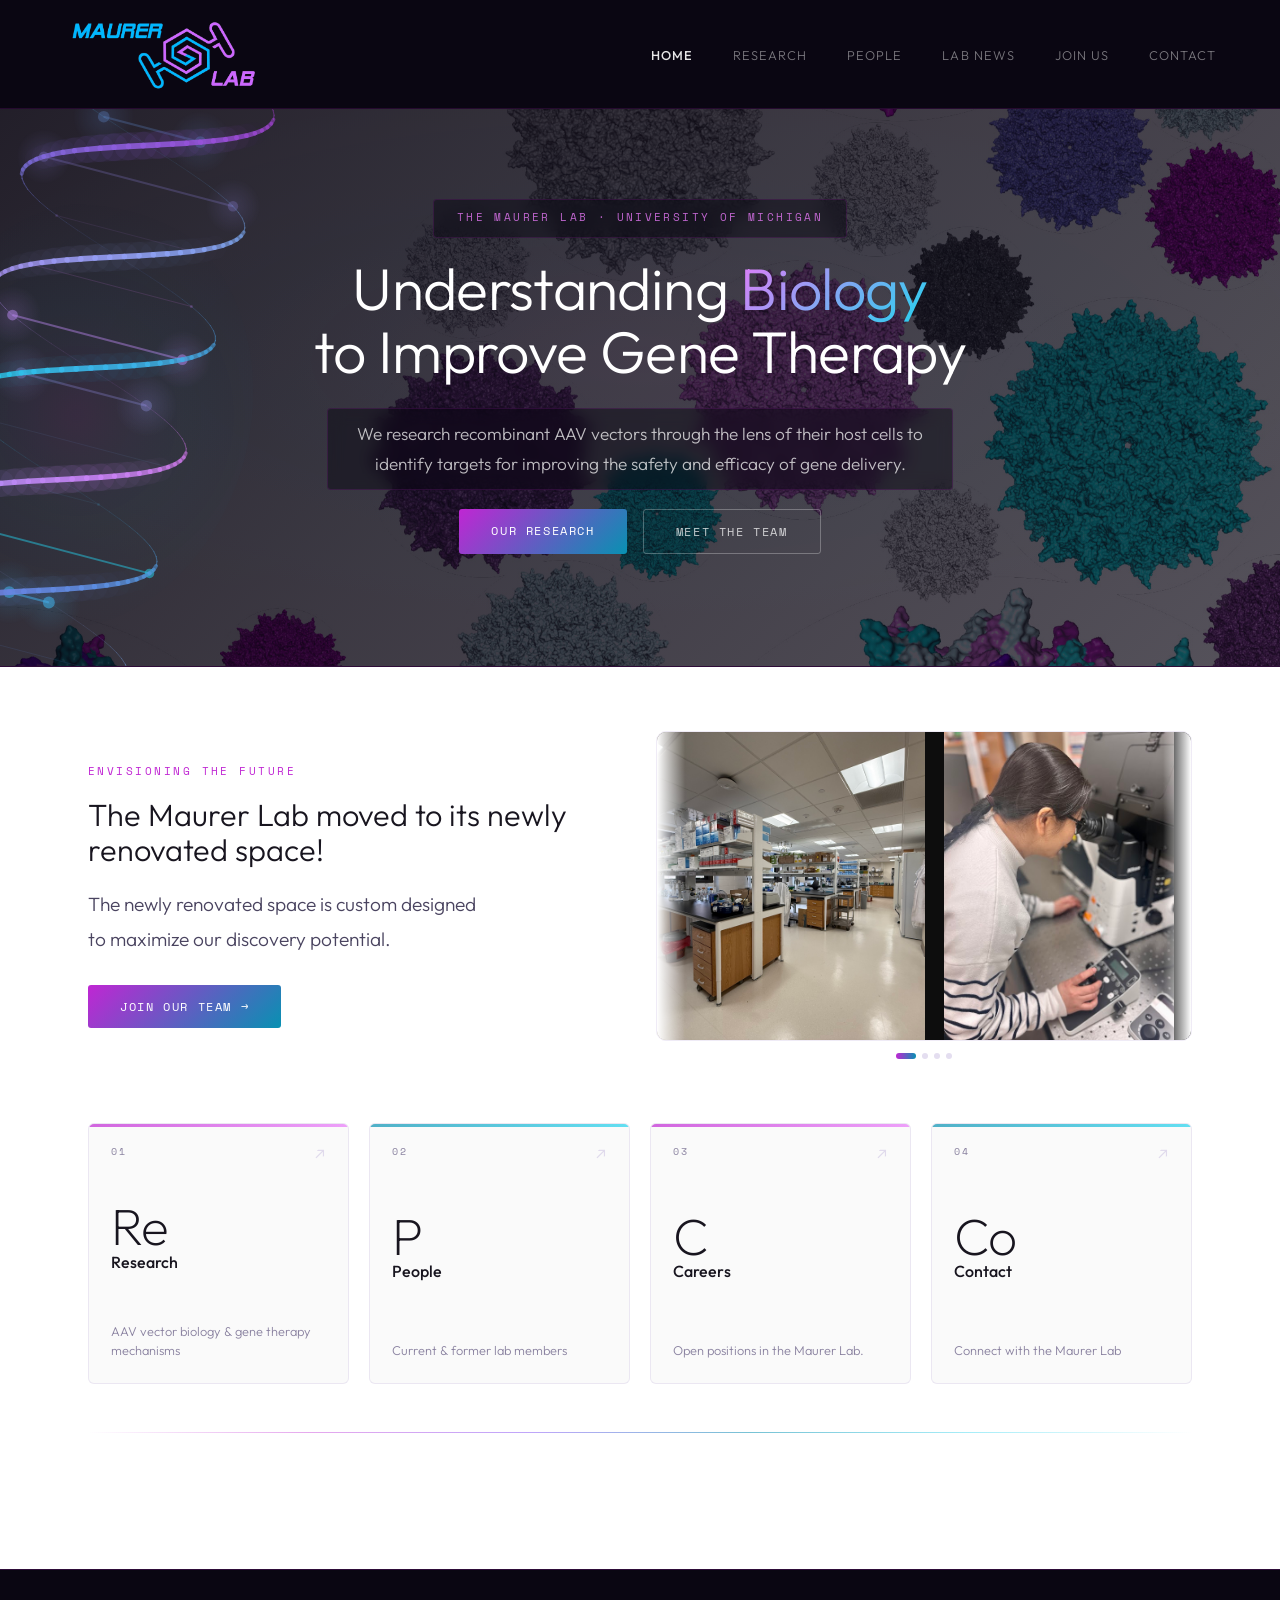
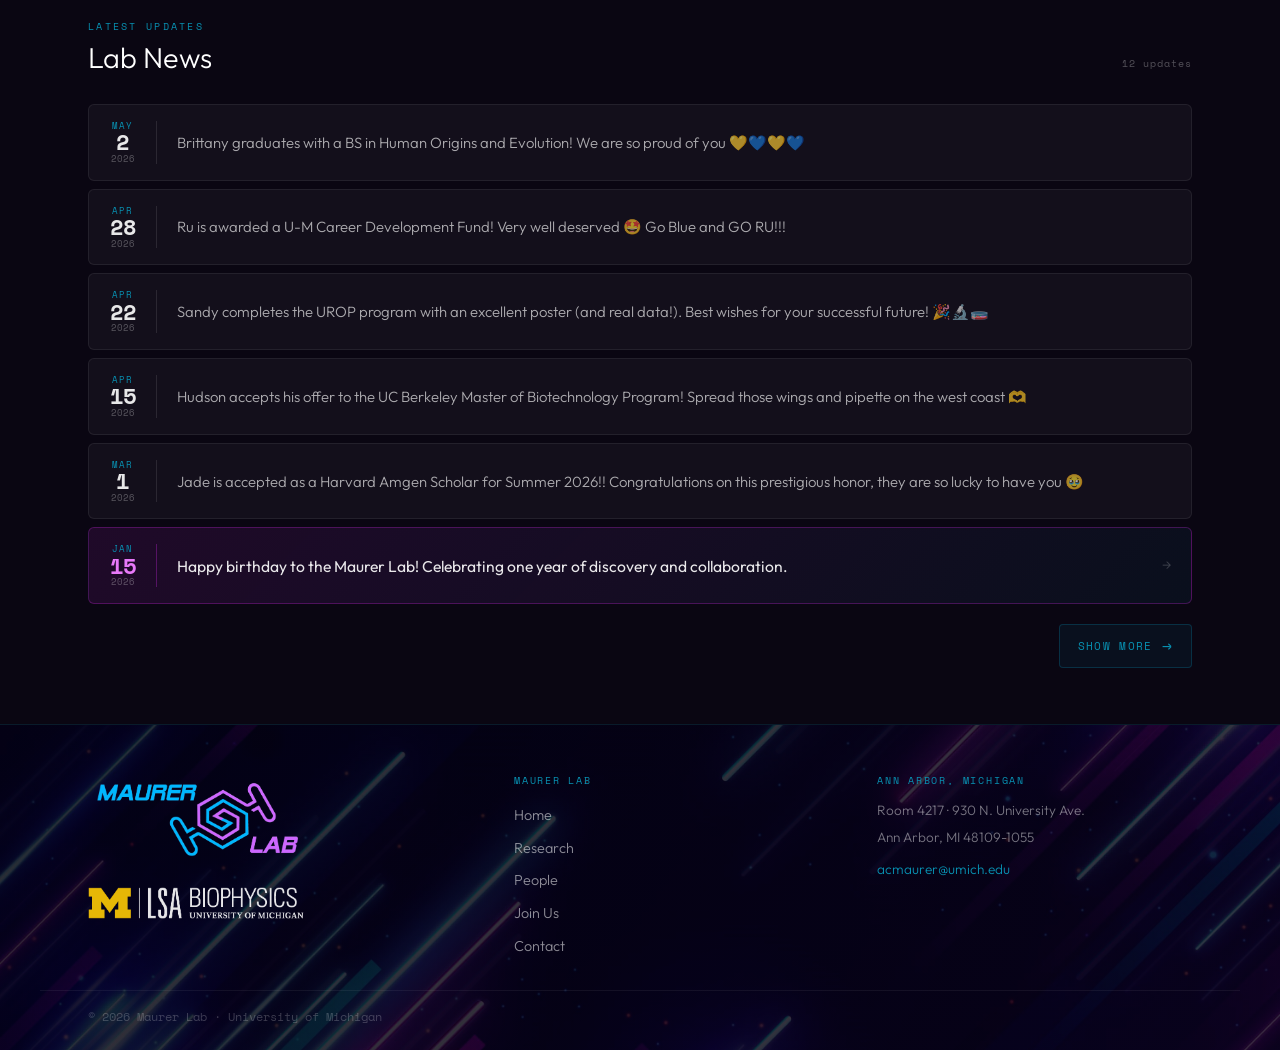
<file: index.html>
<!DOCTYPE html>
<html lang="en">
<head>
  <meta charset="UTF-8">
  <meta name="viewport" content="width=device-width, initial-scale=1.0">
  <title>Maurer Lab — University of Michigan</title>
  <link rel="preconnect" href="https://fonts.googleapis.com">
  <link href="https://fonts.googleapis.com/css2?family=Space+Mono:wght@400;700&family=Outfit:wght@300;400;500;600&display=swap" rel="stylesheet">
  <link rel="stylesheet" href="assets/css/base.css">
  <link rel="stylesheet" href="assets/css/hero.css">
  <link rel="stylesheet" href="assets/css/ticker.css">
  <link rel="stylesheet" href="assets/css/home.css">
</head>
<body>

<nav>
  <a href="index.html" class="nav-logo">
    <img src="assets/img/MaurerLabs-Logo_FinalFrame100cropped.png" alt="Maurer Lab">
  </a>
  <ul class="nav-links">
    <li><a href="index.html" class="active">Home</a></li>
    <li><a href="research.html">Research</a></li>
    <li><a href="people.html">People</a></li>
    <li><a href="#news-anchor">Lab News</a></li>
    <li><a href="join.html">Join Us</a></li>
    <li><a href="contact.html">Contact</a></li>
  </ul>
  <button class="nav-hamburger" id="navHamburger" aria-label="Menu"><span></span><span></span><span></span></button>
</nav>

<!-- ── HERO ── -->
<header class="hero">
  <img src="assets/img/Home-page-bkgd.jpg" alt="" class="hero-bg-img">
  <div class="hero-overlay"></div>

  <!-- Subtle radial glow only — no circles or lines -->
  <svg class="hero-canvas" viewBox="0 0 1440 520" preserveAspectRatio="xMidYMin slice" xmlns="http://www.w3.org/2000/svg">
    <defs>
      <radialGradient id="hglow" cx="50%" cy="45%" r="55%">
        <stop offset="0%"   stop-color="#e879f9" stop-opacity="0.08"/>
        <stop offset="50%"  stop-color="#0891b2" stop-opacity="0.04"/>
        <stop offset="100%" stop-color="#ffffff"  stop-opacity="0"/>
      </radialGradient>
    </defs>
    <rect width="1440" height="520" fill="url(#hglow)"/>
  </svg>

  <!-- Dynamic synthwave canvas — sweeps lower-left to upper-right -->
  <canvas class="hero-synth-canvas" id="heroSynth"></canvas>

  <div class="hero-inner">
    <div class="hero-text-box">
      <span class="hero-eyebrow">The Maurer Lab · University of Michigan</span>
    </div>
    <h1 class="hero-title">
      <span class="line1">Understanding <em>Biology</em></span>
      <span class="line2">to Improve Gene Therapy</span>
    </h1>
    <div class="hero-text-box">
      <p class="hero-sub">We research recombinant AAV vectors through the lens of their host cells to identify targets for improving the safety and efficacy of gene delivery.</p>
    </div>
    <div class="hero-cta">
      <a href="research.html" class="btn btn-primary">Our Research</a>
      <a href="people.html" class="btn btn-outline">Meet the Team</a>
    </div>
  </div>
</header>

<script>
// ── HOME HERO — 3D SPINNING DNA DOUBLE HELIX ──
(function() {
  const canvas = document.getElementById('heroSynth');
  const ctx    = canvas.getContext('2d');
  let W, H, t = 0;

  function resize() {
    W = canvas.width  = canvas.offsetWidth;
    H = canvas.height = canvas.offsetHeight;
  }
  resize();
  window.addEventListener('resize', resize);

  // Helix parameters
  const TURNS      = 3.5;    // number of full rotations visible
  const SEGMENTS   = 180;    // path smoothness
  const RUNG_EVERY = 12;     // draw a rung every N segments
  const SPIN_SPEED = 0.004;  // rotation speed (radians per frame)
  const PULSE_SPEED= 0.018;  // glow pulse speed

  // Helix is drawn in the left blank space
  // Center X: middle of left blank zone
  // Center Y: middle of hero

  function draw() {
    ctx.clearRect(0, 0, W, H);

    const margin = (W - Math.min(W, 820)) / 2;
    const clipW  = margin + 180;

    ctx.save();
    ctx.beginPath();
    ctx.rect(0, 0, clipW, H);
    ctx.clip();

    const pulse  = 0.5 + 0.5 * Math.sin(t * PULSE_SPEED);
    const pulse2 = 0.5 + 0.5 * Math.sin(t * PULSE_SPEED * 0.7 + 1.2);
    const angle0 = t * SPIN_SPEED;

    // ── DIAGONAL AXIS (bottom-left → upper-right, like original synthwave) ──
    const safeX = Math.max(margin * 0.78, W * 0.04);
    const ax0 = W * -0.02, ay0 = H * 1.25;   // start: below bottom-left
    const ax1 = safeX,     ay1 = H * -0.15;  // end: above upper-left
    const adx = ax1 - ax0, ady = ay1 - ay0;
    const alen = Math.sqrt(adx*adx + ady*ady);
    // Unit vectors along axis and perpendicular
    const axU = adx / alen, ayU = ady / alen;   // along axis
    const pxU = -ayU,       pyU =  axU;          // perpendicular (points right into blank space)

    // Helix radius — scales with available left space
    const radiusX = Math.min(Math.max(safeX * 0.65, 65), 115);

    // Map u (0..1) along axis to a point + perpendicular offset for helix
    function helixPoint(u, theta, zSign) {
      const baseX = ax0 + adx * u;
      const baseY = ay0 + ady * u;
      const perpOffset = Math.sin(theta) * radiusX;
      return {
        x: baseX + pxU * perpOffset,
        y: baseY + pyU * perpOffset,
        z: Math.cos(theta)  // depth
      };
    }

    const strandA = [], strandB = [], rungs = [];
    for (let i = 0; i <= SEGMENTS; i++) {
      const u     = i / SEGMENTS;
      const theta = angle0 + u * Math.PI * 2 * TURNS;
      const ptA = helixPoint(u, theta, 1);
      ptA.u = u; ptA.theta = theta;
      strandA.push(ptA);
      const ptB = helixPoint(u, theta + Math.PI, -1);
      ptB.u = u; ptB.theta = theta;
      strandB.push(ptB);
      if (i % RUNG_EVERY === 0) {
        rungs.push({ ax: ptA.x, ay: ptA.y, bx: ptB.x, by: ptB.y, z: ptA.z, u, i });
      }
    }

    // ── DRAW RUNGS ──
    rungs.forEach(rung => {
      const depth = (rung.z + 1) / 2;
      const alpha = 0.12 + depth * 0.55;
      const rungPulse = alpha * (0.7 + 0.3 * Math.sin(rung.u * Math.PI * 6 + t * 0.025));
      const hue = rung.u;
      let r, g, b;
      if (hue < 0.33) { const f=hue/0.33; r=Math.round(192+(34-192)*f); g=Math.round(38+(211-38)*f); b=Math.round(211+(238-211)*f); }
      else if (hue < 0.66) { const f=(hue-0.33)/0.33; r=Math.round(34+(232-34)*f); g=Math.round(211+(121-211)*f); b=Math.round(238+(249-238)*f); }
      else { const f=(hue-0.66)/0.34; r=Math.round(232+(8-232)*f); g=Math.round(121+(145-121)*f); b=Math.round(249+(178-249)*f); }

      ctx.beginPath();
      ctx.moveTo(rung.ax, rung.ay);
      ctx.lineTo(rung.bx, rung.by);
      ctx.strokeStyle = `rgba(${r},${g},${b},${rungPulse})`;
      ctx.lineWidth = depth < 0.5 ? 0.7 : 1.4 + depth * 0.8;
      ctx.stroke();

      const dotR = depth < 0.5 ? 1.5 : 2.5 + depth * 3.5;
      if (depth > 0.65) {
        const glowR = dotR * (3 + pulse * 2.5);
        [[rung.ax, rung.ay],[rung.bx, rung.by]].forEach(([px,py]) => {
          const grad = ctx.createRadialGradient(px, py, 0, px, py, glowR);
          grad.addColorStop(0, `rgba(${r},${g},${b},${0.18*pulse})`);
          grad.addColorStop(1, `rgba(${r},${g},${b},0)`);
          ctx.beginPath(); ctx.arc(px, py, glowR, 0, Math.PI*2);
          ctx.fillStyle = grad; ctx.fill();
        });
      }
      ctx.beginPath(); ctx.arc(rung.ax, rung.ay, dotR, 0, Math.PI*2);
      ctx.fillStyle = `rgba(${r},${g},${b},${rungPulse*1.1})`; ctx.fill();
      ctx.beginPath(); ctx.arc(rung.bx, rung.by, dotR, 0, Math.PI*2);
      ctx.fillStyle = `rgba(${r},${g},${b},${rungPulse*1.1})`; ctx.fill();
    });

    // ── DRAW STRANDS ──
    function drawStrand(pts, c1, c2, pulseOff) {
      for (let i = 1; i < pts.length; i++) {
        const p = pts[i], pp = pts[i-1];
        const depth = (p.z+1)/2;
        const alpha = 0.12 + depth * 0.78;
        const lw = depth < 0.5 ? 0.6+depth*1.2 : 1.8+depth*3.8;
        const f = p.u < 0.5 ? p.u*2 : (1-p.u)*2;
        const r=Math.round(c1[0]+(c2[0]-c1[0])*f), g=Math.round(c1[1]+(c2[1]-c1[1])*f), b=Math.round(c1[2]+(c2[2]-c1[2])*f);
        ctx.beginPath(); ctx.moveTo(pp.x,pp.y); ctx.lineTo(p.x,p.y);
        ctx.strokeStyle=`rgba(${r},${g},${b},${alpha})`; ctx.lineWidth=lw; ctx.lineCap='round'; ctx.stroke();
        if (depth > 0.72) {
          const ga = (depth-0.72)*0.28*(0.6+0.4*Math.sin(t*PULSE_SPEED+pulseOff+p.u*8));
          ctx.strokeStyle=`rgba(${r},${g},${b},${ga})`; ctx.lineWidth=lw*5; ctx.stroke();
        }
      }
    }
    drawStrand(strandA,[192,38,211],[34,211,238],0);
    drawStrand(strandB,[34,211,238],[232,121,249],Math.PI);

    // Ambient glow around helix midpoint
    const midX = ax0 + adx*0.5, midY = ay0 + ady*0.5;
    const ambR = radiusX*(1.6+pulse*0.3);
    const amb = ctx.createRadialGradient(midX,midY,0,midX,midY,ambR);
    amb.addColorStop(0,`rgba(192,38,211,${0.07*pulse2})`);
    amb.addColorStop(0.5,`rgba(8,145,178,${0.04*pulse})`);
    amb.addColorStop(1,`rgba(8,145,178,0)`);
    ctx.beginPath(); ctx.ellipse(midX,midY,ambR,ambR*0.8,Math.atan2(ady,adx),0,Math.PI*2);
    ctx.fillStyle=amb; ctx.fill();

    ctx.restore();


    t++;
    requestAnimationFrame(draw);
  }
  draw();
})();

// Nav shrink on scroll
(function() {
  var nav = document.querySelector('nav');
  function onScroll() { nav.classList.toggle('nav-scrolled', window.scrollY > 40); }
  window.addEventListener('scroll', onScroll, {passive: true});
  onScroll();
})();
</script>

<main>

  <!-- ── LAB SHOWCASE + TICKER ── -->
  <div class="lab-showcase">

    <div class="lab-showcase-text">
      <span class="lab-showcase-eyebrow">Envisioning the Future</span>
      <h2 class="lab-showcase-heading">The Maurer Lab moved to its newly renovated space!</h2>
      <p class="lab-showcase-body">The newly renovated space is custom designed<br>to maximize our discovery potential.</p>
      <a href="join.html" class="btn btn-primary">Join Our Team →</a>
    </div>

    <div class="lab-right-col">
      <div class="lab-ticker-wrap">
        <div class="lab-ticker-track">
          <div class="ticker-card"><img src="assets/img/Image_20260127_084917_810.jpeg" alt="Lab overview"></div>
          <div class="ticker-card no-crop"><img src="assets/img/micro-1.jpg" alt="Researcher at Nikon microscope"></div>
          <div class="ticker-card"><img src="assets/img/unnamed.webp" alt="Lab benches"></div>
          <div class="ticker-card"><img src="assets/img/Image_20260127_084918_031.jpeg" alt="Tissue culture suite"></div>
          <!-- duplicated set for seamless CSS loop -->
          <div class="ticker-card"><img src="assets/img/Image_20260127_084917_810.jpeg" alt="Lab overview"></div>
          <div class="ticker-card no-crop"><img src="assets/img/micro-1.jpg" alt="Researcher at Nikon microscope"></div>
          <div class="ticker-card"><img src="assets/img/unnamed.webp" alt="Lab benches"></div>
          <div class="ticker-card"><img src="assets/img/Image_20260127_084918_031.jpeg" alt="Tissue culture suite"></div>
        </div>
      </div>

      <div class="ticker-dots">
        <div class="ticker-dot active"></div>
        <div class="ticker-dot"></div>
        <div class="ticker-dot"></div>
        <div class="ticker-dot"></div>
      </div>
    </div>
  </div>

  <div class="periodic-grid">

    <a href="research.html" class="periodic-card periodic-card--accent-m">
      <div class="pc-number">01</div>
      <div class="pc-arrow">↗</div>
      <div class="pc-symbol">Re</div>
      <div class="pc-name">Research</div>
      <div class="pc-desc">AAV vector biology &amp; gene therapy mechanisms</div>
    </a>

    <a href="people.html" class="periodic-card periodic-card--accent-c">
      <div class="pc-number">02</div>
      <div class="pc-arrow">↗</div>
      <div class="pc-symbol">P</div>
      <div class="pc-name">People</div>
      <div class="pc-desc">Current &amp; former lab members</div>
    </a>

    <a href="join.html" class="periodic-card periodic-card--accent-m">
      <div class="pc-number">03</div>
      <div class="pc-arrow">↗</div>
      <div class="pc-symbol">C</div>
      <div class="pc-name">Careers</div>
      <div class="pc-desc">Open positions in the Maurer Lab.</div>
    </a>

    <a href="contact.html" class="periodic-card periodic-card--accent-c">
      <div class="pc-number">04</div>
      <div class="pc-arrow">↗</div>
      <div class="pc-symbol">Co</div>
      <div class="pc-name">Contact</div>
      <div class="pc-desc">Connect with the Maurer Lab</div>
    </a>

  </div>

  <!-- ── SYNTHWAVE SECTION DIVIDER ── -->
  <div class="synthwave-divider">
    <div class="synthwave-divider-line"></div>
  </div>

</main>

<!-- ── LAB NEWS ── -->
<section class="news-section" id="news-anchor">
  <div class="news-inner">
    <div class="news-section-header">
      <div>
        <span class="news-section-eyebrow">Latest Updates</span>
        <h2 class="news-section-title">Lab News</h2>
      </div>
      <span class="news-item-count">12 updates</span>
    </div>

    <div class="news-feed" id="newsFeed">
      <div class="news-item news-visible">
        <div class="news-item-date">
          <span class="news-item-month">May</span>
          <span class="news-item-day">2</span>
          <span class="news-item-year">2026</span>
        </div>
        <div class="news-item-body">
          <p class="news-item-text">Brittany graduates with a BS in Human Origins and Evolution! We are so proud of you 💛💙💛💙</p>
        </div>
      </div>

      <div class="news-item news-visible">
        <div class="news-item-date">
          <span class="news-item-month">Apr</span>
          <span class="news-item-day">28</span>
          <span class="news-item-year">2026</span>
        </div>
        <div class="news-item-body">
          <p class="news-item-text">Ru is awarded a U-M Career Development Fund! Very well deserved 🤩 Go Blue and GO RU!!!</p>
        </div>
      </div>

      <div class="news-item news-visible">
        <div class="news-item-date">
          <span class="news-item-month">Apr</span>
          <span class="news-item-day">22</span>
          <span class="news-item-year">2026</span>
        </div>
        <div class="news-item-body">
          <p class="news-item-text">Sandy completes the UROP program with an excellent poster (and real data!). Best wishes for your successful future! 🎉🔬🧫</p>
        </div>
      </div>

      <div class="news-item news-visible">
        <div class="news-item-date">
          <span class="news-item-month">Apr</span>
          <span class="news-item-day">15</span>
          <span class="news-item-year">2026</span>
        </div>
        <div class="news-item-body">
          <p class="news-item-text">Hudson accepts his offer to the UC Berkeley Master of Biotechnology Program! Spread those wings and pipette on the west coast 🫶</p>
        </div>
      </div>

      <div class="news-item news-visible">
        <div class="news-item-date">
          <span class="news-item-month">Mar</span>
          <span class="news-item-day">1</span>
          <span class="news-item-year">2026</span>
        </div>
        <div class="news-item-body">
          <p class="news-item-text">Jade is accepted as a Harvard Amgen Scholar for Summer 2026!! Congratulations on this prestigious honor, they are so lucky to have you 🥹</p>
        </div>
      </div>



      <a href="#" class="news-item news-item--featured">
        <div class="news-item-date">
          <span class="news-item-month">Jan</span>
          <span class="news-item-day">15</span>
          <span class="news-item-year">2026</span>
        </div>
        <div class="news-item-body">
          <p class="news-item-text">Happy birthday to the Maurer Lab! Celebrating one year of discovery and collaboration.</p>
        </div>
        <div class="news-item-chevron">&#8594;</div>
      </a>

      <a href="#" class="news-item news-collapsed">
        <div class="news-item-date">
          <span class="news-item-month">Jan</span>
          <span class="news-item-day">05</span>
          <span class="news-item-year">2026</span>
        </div>
        <div class="news-item-body">
          <p class="news-item-text">Hudson graduates with his BS in MCDB and joins the Maurer Lab as a Research Assistant! Man, can that kid clone!</p>
        </div>
        <div class="news-item-chevron">&#8594;</div>
      </a>

      <a href="#" class="news-item news-collapsed">
        <div class="news-item-date">
          <span class="news-item-month">Jan</span>
          <span class="news-item-day">01</span>
          <span class="news-item-year">2026</span>
        </div>
        <div class="news-item-body">
          <p class="news-item-text">Welcome Winter 2026 Rotation Students Brooke Jewell (Biophysics) and Sarah Syed (MSTP)!</p>
        </div>
        <div class="news-item-chevron">&#8594;</div>
      </a>

      <a href="#" class="news-item news-collapsed">
        <div class="news-item-date">
          <span class="news-item-month">Dec</span>
          <span class="news-item-day">17</span>
          <span class="news-item-year">2025</span>
        </div>
        <div class="news-item-body">
          <p class="news-item-text">Moved into the new space! The lab has officially settled into our new home.</p>
        </div>
        <div class="news-item-chevron">&#8594;</div>
      </a>

      <a href="#" class="news-item news-collapsed">
        <div class="news-item-date">
          <span class="news-item-month">Nov</span>
          <span class="news-item-day">14</span>
          <span class="news-item-year">2025</span>
        </div>
        <div class="news-item-body">
          <p class="news-item-text">Uchenna clears Checkpoint 2! Congratulations on this important milestone.</p>
        </div>
        <div class="news-item-chevron">&#8594;</div>
      </a>

      <a href="#" class="news-item news-collapsed">
        <div class="news-item-date">
          <span class="news-item-month">Nov</span>
          <span class="news-item-day">01</span>
          <span class="news-item-year">2025</span>
        </div>
        <div class="news-item-body">
          <p class="news-item-text">John Smolka, PhD joins the Maurer Lab! Welcome to the team.</p>
        </div>
        <div class="news-item-chevron">&#8594;</div>
      </a>

      <a href="#" class="news-item news-collapsed">
        <div class="news-item-date">
          <span class="news-item-month">Aug</span>
          <span class="news-item-day">01</span>
          <span class="news-item-year">2025</span>
        </div>
        <div class="news-item-body">
          <p class="news-item-text">Uchenna Nwaege was awarded the MiMoB training grant! Congratulations on this prestigious achievement.</p>
        </div>
        <div class="news-item-chevron">&#8594;</div>
      </a>

    </div>

    <div class="news-expand-row">
      <button class="news-expand-btn" id="newsExpandBtn">
        <span class="btn-label">Show More</span>
        <span class="btn-arrow">&#8594;</span>
      </button>
    </div>
  </div>
</section>

<footer class="site-footer">
  <div class="footer-bg">
    <img src="assets/img/footer-lights-darker.jpg" alt="" class="footer-bg-img">
    <div class="footer-bg-overlay"></div>
  </div>
  <div class="footer-inner">
    <div class="footer-brand">
      <img src="assets/img/MaurerLabs-Logo_FinalFrame100cropped.png" alt="Maurer Lab" class="footer-logo-img">
      <img src="assets/img/biophysics-logo.webp" alt="U-M LSA Biophysics" class="footer-umich-img">
    </div>
    <nav class="footer-nav">
      <span class="footer-nav-label">Maurer Lab</span>
      <a href="index.html">Home</a>
      <a href="research.html">Research</a>
      <a href="people.html">People</a>
      <a href="join.html">Join Us</a>
      <a href="contact.html">Contact</a>
    </nav>
    <div class="footer-address">
      <span class="footer-address-label">Ann Arbor, Michigan</span>
      <p>Room 4217 &middot; 930 N. University Ave.</p>
      <p>Ann Arbor, MI 48109-1055</p>
      <a href="mailto:acmaurer@umich.edu">acmaurer@umich.edu</a>
    </div>
  </div>
  <div class="footer-bottom">
    <span>&copy; 2026 Maurer Lab &middot; University of Michigan</span>
  </div>
</footer>

<script>
(function() {
  var btn = document.getElementById('newsExpandBtn');
  var items = document.querySelectorAll('.news-collapsed');
  var expanded = false;

  items.forEach(function(el) { el.style.display = 'none'; });

  btn.addEventListener('click', function() {
    expanded = !expanded;
    items.forEach(function(el) {
      el.style.display = expanded ? 'flex' : 'none';
    });
    btn.querySelector('.btn-label').textContent = expanded ? 'Show Less' : 'Show More';
    btn.querySelector('.btn-arrow').style.transform = expanded ? 'rotate(90deg)' : '';
    if (!expanded) {
      document.querySelector('.news-section').scrollIntoView({behavior: 'smooth', block: 'start'});
    }
  });
})();

(function() {
  var nav = document.querySelector('nav');
  function onScroll() { nav.classList.toggle('nav-scrolled', window.scrollY > 40); }
  window.addEventListener('scroll', onScroll, {passive: true});
  onScroll();
})();
</script>



<script>
(function() {
  var btn = document.getElementById('navHamburger');
  var links = document.querySelector('.nav-links');
  if (!btn || !links) return;
  btn.addEventListener('click', function() {
    var open = btn.classList.toggle('open');
    links.classList.toggle('mobile-open', open);
    document.body.style.overflow = open ? 'hidden' : '';
  });
  links.querySelectorAll('a').forEach(function(a) {
    a.addEventListener('click', function() {
      btn.classList.remove('open');
      links.classList.remove('mobile-open');
      document.body.style.overflow = '';
    });
  });
})();
</script>
</body>
</html>
</file>
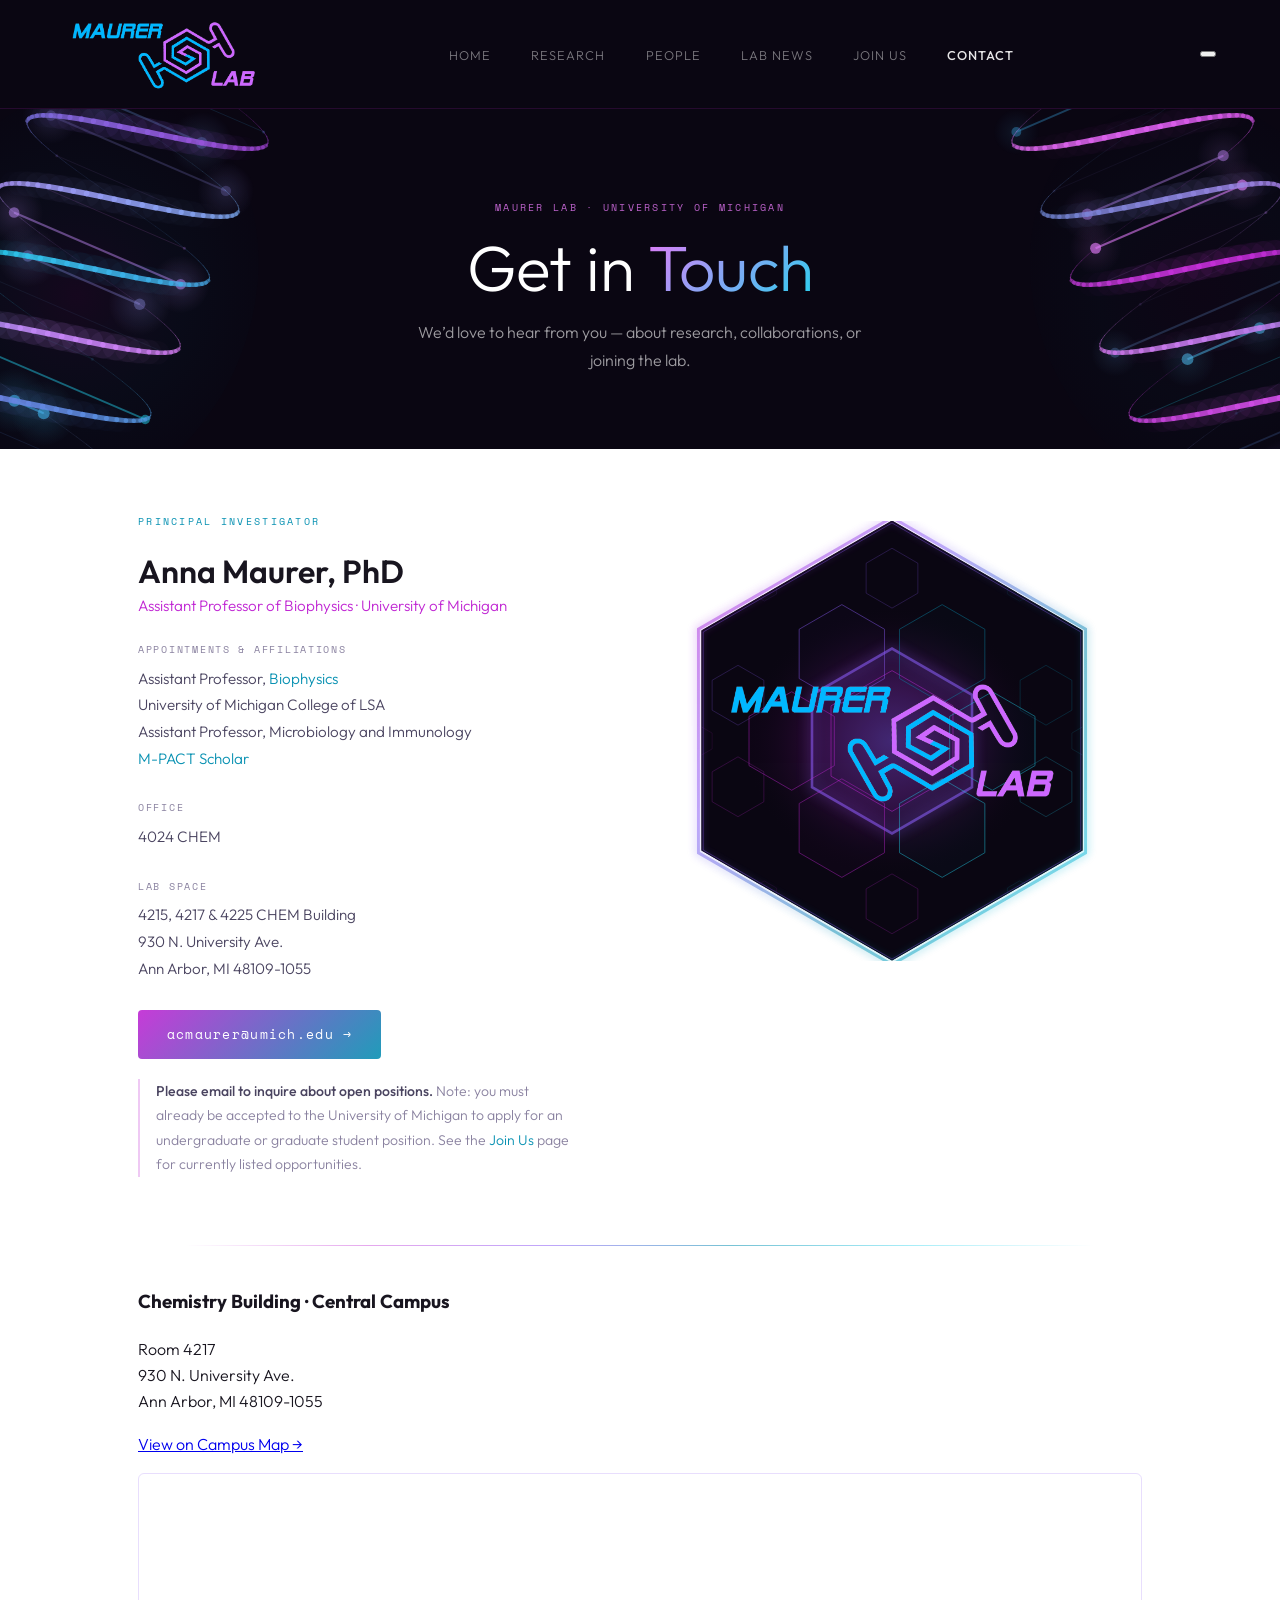
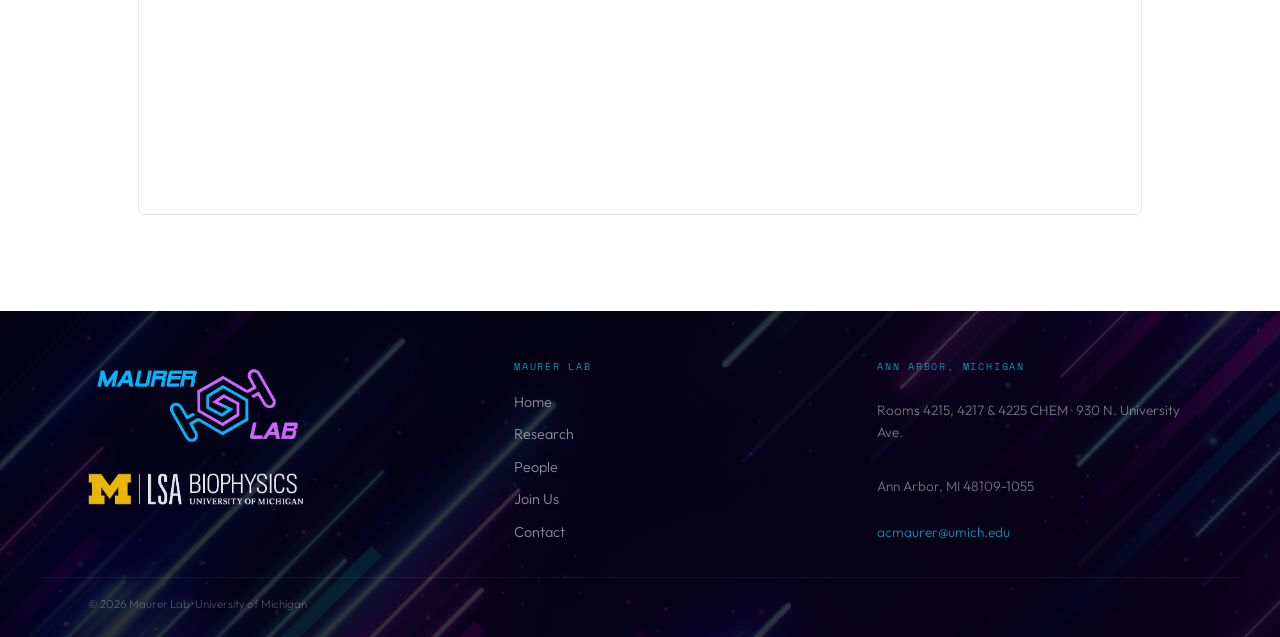
<file: contact.html>
<!DOCTYPE html>
<html lang="en">
<head>
  <meta charset="UTF-8">
  <meta name="viewport" content="width=device-width, initial-scale=1.0">
  <title>Contact — Maurer Lab</title>
  <link rel="preconnect" href="https://fonts.googleapis.com">
  <link href="https://fonts.googleapis.com/css2?family=Space+Mono:wght@400;700&family=Outfit:wght@300;400;500;600&display=swap" rel="stylesheet">
  <style>
    *, *::before, *::after { box-sizing: border-box; }
    body { margin: 0; padding: 0; background: #fff; color: #18151f; font-family: 'Outfit', sans-serif; font-weight: 300; line-height: 1.65; overflow-x: hidden; }
    body > nav { position: sticky; top: 0; z-index: 100; display: flex; align-items: center; justify-content: space-between; padding: 0.8rem 4rem; background: #0a0612; border-bottom: 1px solid rgba(192,38,211,0.15); transition: padding 0.3s ease; }
    body > nav.nav-scrolled { padding: 0.35rem 4rem; border-bottom-color: rgba(192,38,211,0.25); }
    .nav-logo img { height: 82px; width: auto; display: block; transition: height 0.3s ease; }
    .nav-scrolled .nav-logo img { height: 52px; }
    .nav-links { display: flex; gap: 2.5rem; list-style: none; margin: 0; padding: 0; }
    .nav-links a { font-size: 0.8rem; letter-spacing: 0.08em; text-transform: uppercase; color: rgba(255,255,255,0.45); text-decoration: none; transition: color 0.2s; }
    .nav-links a:hover { color: #e879f9; }
    .nav-links a.active { color: rgba(255,255,255,0.9); font-weight: 500; }
    .contact-hero { position: relative; overflow: hidden; min-height: 340px; display: flex; align-items: center; justify-content: center; text-align: center; padding: 5.5rem 2rem 4.5rem; background: #0a0612; }
    .contact-hero-canvas { position: absolute; inset: 0; width: 100%; height: 100%; pointer-events: none; display: block; }
    .contact-hero-inner { position: relative; z-index: 2; max-width: 620px; margin: 0 auto; }
    .contact-eyebrow { font-family: 'Space Mono', monospace; font-size: 0.65rem; letter-spacing: 0.22em; text-transform: uppercase; color: rgba(232,121,249,0.8); display: block; margin: 0 0 1rem; }
    .contact-hero-h1 { font-size: clamp(2.5rem, 5vw, 4.5rem); font-weight: 300; color: #fff; line-height: 1.08; margin: 0 0 1rem; }
    .contact-hero-h1 em { font-style: normal; background: linear-gradient(135deg, #e879f9, #22d3ee); -webkit-background-clip: text; -webkit-text-fill-color: transparent; background-clip: text; }
    .contact-hero-sub { font-size: 1rem; color: rgba(255,255,255,0.6); max-width: 480px; margin: 0 auto; line-height: 1.75; }
    main { max-width: 1100px; margin: 0 auto; padding: 4rem 3rem 6rem; }
    .contact-section { display: grid; grid-template-columns: 1fr 500px; gap: 4rem; align-items: start; isolation: isolate; }
    .contact-info-label { font-family: 'Space Mono', monospace; font-size: 0.65rem; letter-spacing: 0.22em; text-transform: uppercase; color: #0891b2; display: block; margin: 0 0 1.5rem; }
    .contact-pi-name { font-size: 2rem; font-weight: 600; color: #18151f; margin: 0 0 0.25rem; line-height: 1.1; }
    .contact-pi-title { font-size: 0.95rem; color: #c026d3; margin: 0 0 1.5rem; display: block; }
    .contact-block { margin: 0 0 1.75rem; }
    .contact-block-label { font-family: 'Space Mono', monospace; font-size: 0.6rem; letter-spacing: 0.18em; text-transform: uppercase; color: #8a82a0; display: block; margin: 0 0 0.5rem; }
    .contact-block p { font-size: 0.95rem; color: #4a4460; line-height: 1.75; margin: 0; }
    .contact-block a { color: #0891b2; text-decoration: none; }
    .contact-block a:hover { color: #c026d3; }
    .contact-email-cta { display: inline-block; font-family: 'Space Mono', monospace; font-size: 0.8rem; letter-spacing: 0.1em; color: #fff; text-decoration: none; background: linear-gradient(135deg, rgba(192,38,211,0.9), rgba(8,145,178,0.9)); border-radius: 4px; padding: 0.85rem 1.8rem; transition: opacity 0.2s, transform 0.2s; margin: 0 0 1.25rem; }
    .contact-email-cta:hover { opacity: 0.88; transform: translateY(-2px); }
    .contact-note { font-size: 0.88rem; color: #8a82a0; line-height: 1.75; border-left: 2px solid rgba(192,38,211,0.25); padding-left: 1rem; margin: 0 0 1.75rem; }
    .contact-note strong { color: #4a4460; font-weight: 500; }
    .contact-note a { color: #0891b2; text-decoration: none; }
    .contact-note a:hover { color: #c026d3; }

    /* ── CONTACT LOGO HEX ── */
    .contact-logo-wrap { position: relative; display: flex; align-items: flex-start; justify-content: center; padding-top: 0.5rem; }
    .contact-logo-hex-outer { position: relative; width: 100%; max-width: 440px; aspect-ratio: 1; overflow: hidden; }
    .contact-hex-border-svg { position: absolute; inset: -10px; width: calc(100% + 20px); height: calc(100% + 20px); pointer-events: none; z-index: 3; overflow: visible; }
    .contact-logo-hex-inner {
      position: absolute; inset: 0;
      clip-path: polygon(50% 0%, 93.3% 25%, 93.3% 75%, 50% 100%, 6.7% 75%, 6.7% 25%);
      display: flex; align-items: center; justify-content: center;
      background: #0a0612;
    }
    .contact-hex-svg { position: absolute; inset: 0; width: 100%; height: 100%; display: block; }
    .contact-logo-img {
      position: relative; z-index: 2;
      width: 80%; height: auto; display: block;
      animation: logo-glow-pulse 6s ease-in-out infinite;
    }
    @keyframes logo-glow-pulse {
      0%, 100% { filter: drop-shadow(0 0 10px rgba(192,38,211,0.5)) drop-shadow(0 0 22px rgba(139,92,246,0.25)); transform: scale(1); }
      50% { filter: drop-shadow(0 0 20px rgba(139,92,246,0.85)) drop-shadow(0 0 40px rgba(8,145,178,0.4)) drop-shadow(0 0 8px rgba(232,121,249,0.6)); transform: scale(1.03); }
    }
    @media (max-width: 900px) { .contact-logo-wrap { position: static; } .contact-logo-hex-outer { max-width: 320px; margin: 0 auto; } }

    .contact-map-embed {
      width: 100%;
      margin-top: 1rem;
      border-radius: 6px;
      overflow: hidden;
      border: 1px solid rgba(139,92,246,0.2);
    }
    .contact-map-embed iframe {
      width: 100%;
      height: 340px;
      display: block;
      border: none;
    }

    /* ── FOOTER ── */
    .site-footer { position: relative; overflow: hidden; background: #04020e; }
    .footer-bg { position: absolute; inset: 0; z-index: 0; }
    .footer-bg-img { width: 100%; height: 100%; object-fit: cover; object-position: center; opacity: 0.75; display: block; }
    .footer-bg-overlay { position: absolute; inset: 0; background: linear-gradient(135deg, rgba(4,2,16,0.55) 0%, rgba(8,4,28,0.45) 100%); }
    .footer-inner { position: relative; z-index: 1; max-width: 1200px; margin: 0 auto; padding: 3rem 3rem 2rem; display: grid; grid-template-columns: 1.2fr 1fr 1fr; gap: 3rem; align-items: start; }
    .footer-brand { display: flex; flex-direction: column; align-items: flex-start; gap: 1.5rem; }
    .footer-logo-img { height: 90px; width: auto; max-width: 320px; display: block; object-fit: contain; object-position: left center; }
    .footer-umich-img { height: 32px; width: auto; max-width: 220px; display: block; opacity: 0.9; object-fit: contain; object-position: left center; }
    .footer-nav { display: flex; flex-direction: column; gap: 0.55rem; background: transparent; border: none; box-shadow: none; padding: 0; }
    .footer-nav-label, .footer-address-label { font-family: 'Space Mono', monospace; font-size: 0.62rem; letter-spacing: 0.18em; text-transform: uppercase; color: #0891b2; margin-bottom: 0.4rem; display: block; }
    .footer-nav a { font-size: 0.9rem; color: rgba(255,255,255,0.55); text-decoration: none; transition: color 0.18s; }
    .footer-nav a:hover { color: #e879f9; }
    .footer-address { display: flex; flex-direction: column; gap: 0.3rem; }
    .footer-address p { font-size: 0.85rem; color: rgba(255,255,255,0.45); line-height: 1.6; }
    .footer-address a { font-size: 0.85rem; color: #0891b2; text-decoration: none; margin-top: 0.3rem; transition: color 0.18s; }
    .footer-address a:hover { color: #e879f9; }
    .footer-bottom { position: relative; z-index: 1; max-width: 1200px; margin: 0 auto; padding: 1rem 3rem 1.5rem; border-top: 1px solid rgba(255,255,255,0.06); font-size: 0.72rem; color: rgba(255,255,255,0.28); display: flex; justify-content: space-between; align-items: center; flex-wrap: wrap; gap: 0.5rem; }
  </style>
</head>
<body>

<nav>
  <a href="index.html" class="nav-logo"><img src="assets/img/MaurerLabs-Logo_FinalFrame100cropped.png" alt="Maurer Lab"></a>
  <ul class="nav-links">
    <li><a href="index.html">Home</a></li>
    <li><a href="research.html">Research</a></li>
    <li><a href="people.html">People</a></li>
    <li><a href="index.html#news-anchor">Lab News</a></li>
    <li><a href="join.html">Join Us</a></li>
    <li><a href="contact.html" class="active">Contact</a></li>
  </ul>
  <button class="nav-hamburger" id="navHamburger" aria-label="Menu"><span></span><span></span><span></span></button>
</nav>

<header class="contact-hero">
  <canvas class="contact-hero-canvas" id="contactHeroCanvas"></canvas>
  <div class="contact-hero-inner">
    <span class="contact-eyebrow">Maurer Lab &middot; University of Michigan</span>
    <h1 class="contact-hero-h1">Get in <em>Touch</em></h1>
    <p class="contact-hero-sub">We&rsquo;d love to hear from you &mdash; about research, collaborations, or joining the lab.</p>
  </div>
</header>

<main>
  <div class="contact-section">
    <div class="contact-left">
      <span class="contact-info-label">Principal Investigator</span>
      <p class="contact-pi-name">Anna Maurer, PhD</p>
      <span class="contact-pi-title">Assistant Professor of Biophysics &middot; University of Michigan</span>
      <div class="contact-block">
        <span class="contact-block-label">Appointments &amp; Affiliations</span>
        <p>
          Assistant Professor, <a href="https://lsa.umich.edu/biophysics" target="_blank">Biophysics</a><br>
          University of Michigan College of LSA<br>
          Assistant Professor, Microbiology and Immunology<br>
          <a href="https://research.umich.edu/m-pact/" target="_blank">M-PACT Scholar</a>
        </p>
      </div>
      <div class="contact-block">
        <span class="contact-block-label">Office</span>
        <p>4024 CHEM</p>
      </div>
      <div class="contact-block">
        <span class="contact-block-label">Lab Space</span>
        <p>4215, 4217 &amp; 4225 CHEM Building<br>930 N. University Ave.<br>Ann Arbor, MI 48109-1055</p>
      </div>
      <a href="mailto:acmaurer@umich.edu" class="contact-email-cta">acmaurer@umich.edu &rarr;</a>
      <p class="contact-note">
        <strong>Please email to inquire about open positions.</strong> Note: you must already be accepted to the University of Michigan to apply for an undergraduate or graduate student position. See the <a href="join.html">Join Us</a> page for currently listed opportunities.
      </p>
    </div>

    <div class="contact-logo-wrap">
      <div class="contact-logo-hex-outer">
        <!-- Hex border glow ring -->
        <svg class="contact-hex-border-svg" viewBox="0 0 500 500" xmlns="http://www.w3.org/2000/svg">
          <defs>
            <linearGradient id="hex-border-grad" x1="0" y1="0" x2="1" y2="1">
              <stop offset="0%"   stop-color="#c026d3" stop-opacity="0.9"/>
              <stop offset="33%"  stop-color="#8b5cf6" stop-opacity="0.8"/>
              <stop offset="66%"  stop-color="#0891b2" stop-opacity="0.8"/>
              <stop offset="100%" stop-color="#22d3ee" stop-opacity="0.9"/>
            </linearGradient>
            <filter id="border-glow"><feGaussianBlur stdDeviation="5" result="b"/><feMerge><feMergeNode in="b"/><feMergeNode in="SourceGraphic"/></feMerge></filter>
          </defs>
          <!-- Outer glow hex -->
          <polygon points="460.4,128.5 460.4,371.5 250.0,493.0 39.6,371.5 39.6,128.5 250.0,7.0" fill="none" stroke="url(#hex-border-grad)" stroke-width="2.5" opacity="0.7" filter="url(#border-glow)">
            <animate attributeName="opacity" values="0.45;0.9;0.45" dur="6s" repeatCount="indefinite"/>
            <animate attributeName="stroke-width" values="2.5;4;2.5" dur="6s" repeatCount="indefinite"/>
          </polygon>
          <!-- Inner border hex -->
          <polygon points="455.2,131.5 455.2,368.5 250.0,487.0 44.8,368.5 44.8,131.5 250.0,13.0" fill="none" stroke="#8b5cf6" stroke-width="1" opacity="0.4">
            <animate attributeName="opacity" values="0.2;0.5;0.2" dur="6s" begin="3s" repeatCount="indefinite"/>
          </polygon>
        </svg>

        <!-- Hex clipped inner box -->
        <div class="contact-logo-hex-inner">
          <!-- Hex cluster SVG background -->
          <svg class="contact-hex-svg" viewBox="0 0 500 500" xmlns="http://www.w3.org/2000/svg">
            <defs>
              <radialGradient id="cg-glow" cx="50%" cy="50%" r="50%">
                <stop offset="0%"  stop-color="#8b5cf6" stop-opacity="0.4"/>
                <stop offset="55%" stop-color="#c026d3" stop-opacity="0.15"/>
                <stop offset="100%" stop-color="#0a0612" stop-opacity="0"/>
              </radialGradient>
              <filter id="cg-glow-f"><feGaussianBlur stdDeviation="7" result="b"/><feMerge><feMergeNode in="b"/><feMergeNode in="SourceGraphic"/></feMerge></filter>
            </defs>
            <rect width="500" height="500" fill="#0a0612"/>
            <!-- Ambient glow -->
            <ellipse cx="250" cy="250" rx="170" ry="155" fill="url(#cg-glow)">
              <animate attributeName="opacity" values="0.5;1;0.5" dur="3.2s" repeatCount="indefinite"/>
              <animate attributeName="rx" values="155;185;155" dur="6s" repeatCount="indefinite"/>
            </ellipse>
            <polygon points="340.9,197.5 340.9,302.5 250.0,355.0 159.1,302.5 159.1,197.5 250.0,145.0" fill="rgba(139,92,246,0.07)" stroke="#8b5cf6" stroke-width="2.0" opacity="0.9" filter="url(#cg-glow-f)"><animate attributeName="opacity" values="0.41;0.90;0.41" dur="6s" repeatCount="indefinite"/><animate attributeName="stroke-width" values="2.0;4.0;2.0" dur="6s" repeatCount="indefinite"/></polygon>
            <polygon points="319.3,210.0 319.3,290.0 250.0,330.0 180.7,290.0 180.7,210.0 250.0,170.0" fill="none" stroke="#c026d3" stroke-width="1.1" opacity="0.5"/>
            <polygon points="184.5,222.0 184.5,278.0 136.0,306.0 87.5,278.0 87.5,222.0 136.0,194.0" fill="rgba(192,38,211,0.04)" stroke="#c026d3" stroke-width="0.9" opacity="0.55"/>
            <polygon points="412.5,222.0 412.5,278.0 364.0,306.0 315.5,278.0 315.5,222.0 364.0,194.0" fill="rgba(34,211,238,0.04)" stroke="#22d3ee" stroke-width="0.9" opacity="0.53"/>
            <polygon points="241.5,123.0 241.5,179.0 193.0,207.0 144.5,179.0 144.5,123.0 193.0,95.0" fill="rgba(139,92,246,0.04)" stroke="#8b5cf6" stroke-width="0.9" opacity="0.57"/>
            <polygon points="355.5,123.0 355.5,179.0 307.0,207.0 258.5,179.0 258.5,123.0 307.0,95.0" fill="rgba(8,145,178,0.04)" stroke="#0891b2" stroke-width="0.9" opacity="0.53"/>
            <polygon points="241.5,321.0 241.5,377.0 193.0,405.0 144.5,377.0 144.5,321.0 193.0,293.0" fill="rgba(192,38,211,0.04)" stroke="#c026d3" stroke-width="0.9" opacity="0.53"/>
            <polygon points="355.5,321.0 355.5,377.0 307.0,405.0 258.5,377.0 258.5,321.0 307.0,293.0" fill="rgba(34,211,238,0.04)" stroke="#22d3ee" stroke-width="0.9" opacity="0.55"/>
            <polygon points="104.4,181.0 104.4,215.0 75.0,232.0 45.6,215.0 45.6,181.0 75.0,164.0" fill="none" stroke="#8b5cf6" stroke-width="0.7" opacity="0.38"/>
            <polygon points="454.4,181.0 454.4,215.0 425.0,232.0 395.6,215.0 395.6,181.0 425.0,164.0" fill="none" stroke="#0891b2" stroke-width="0.7" opacity="0.36"/>
            <polygon points="104.4,285.0 104.4,319.0 75.0,336.0 45.6,319.0 45.6,285.0 75.0,268.0" fill="none" stroke="#c026d3" stroke-width="0.7" opacity="0.35"/>
            <polygon points="454.4,285.0 454.4,319.0 425.0,336.0 395.6,319.0 395.6,285.0 425.0,268.0" fill="none" stroke="#22d3ee" stroke-width="0.7" opacity="0.35"/>
            <polygon points="279.4,48.0 279.4,82.0 250.0,99.0 220.6,82.0 220.6,48.0 250.0,31.0" fill="none" stroke="#8b5cf6" stroke-width="0.7" opacity="0.37"/>
            <polygon points="279.4,418.0 279.4,452.0 250.0,469.0 220.6,452.0 220.6,418.0 250.0,401.0" fill="none" stroke="#c026d3" stroke-width="0.7" opacity="0.35"/>
            <polygon points="45.6,241.0 45.6,259.0 30.0,268.0 14.4,259.0 14.4,241.0 30.0,232.0" fill="none" stroke="#c026d3" stroke-width="0.5" opacity="0.25"/>
            <polygon points="485.6,241.0 485.6,259.0 470.0,268.0 454.4,259.0 454.4,241.0 470.0,232.0" fill="none" stroke="#22d3ee" stroke-width="0.5" opacity="0.25"/>
            <polygon points="118.9,67.0 118.9,83.0 105.0,91.0 91.1,83.0 91.1,67.0 105.0,59.0" fill="none" stroke="#8b5cf6" stroke-width="0.5" opacity="0.22"/>
            <polygon points="408.9,67.0 408.9,83.0 395.0,91.0 381.1,83.0 381.1,67.0 395.0,59.0" fill="none" stroke="#0891b2" stroke-width="0.5" opacity="0.22"/>
            <polygon points="118.9,417.0 118.9,433.0 105.0,441.0 91.1,433.0 91.1,417.0 105.0,409.0" fill="none" stroke="#c026d3" stroke-width="0.5" opacity="0.21"/>
            <polygon points="408.9,417.0 408.9,433.0 395.0,441.0 381.1,433.0 381.1,417.0 395.0,409.0" fill="none" stroke="#22d3ee" stroke-width="0.5" opacity="0.21"/>
          </svg>

          <!-- Logo centered over hex cluster -->
          <img src="assets/img/MaurerLabs-Logo_FinalFrame100cropped.png"
               alt="Maurer Lab"
               class="contact-logo-img">
        </div>
      </div>
    </div>
      
    </div>

    
  <div style="height:1px;background:linear-gradient(90deg,transparent 0%,rgba(192,38,211,0.4) 20%,rgba(139,92,246,0.55) 40%,rgba(8,145,178,0.55) 60%,rgba(34,211,238,0.4) 80%,transparent 100%);margin:2.5rem 3rem;"></div>

  <div class="contact-location">
    <div class="contact-location-info">
      <h3>Chemistry Building &middot; Central Campus</h3>
      <p>Room 4217<br>930 N. University Ave.<br>Ann Arbor, MI 48109-1055</p>
      <a href="https://maps.studentlife.umich.edu/building/willard-h-dow-chemistry-laboratory" target="_blank">View on Campus Map &rarr;</a>
    </div>
    <div class="contact-map-embed">
      <iframe src="https://www.google.com/maps/embed?pb=!1m18!1m12!1m3!1d2952.2!2d-83.7391814!3d42.2780546!2m3!1f0!2f0!3f0!3m2!1i1024!2i768!4f13.1!3m3!1m2!1s0x883cae4140d50d3b%3A0xee39a0bda014fe51!2sWillard%20Henry%20Dow%20Laboratory!5e0!3m2!1sen!2sus!4v1" allowfullscreen="" loading="lazy" referrerpolicy="no-referrer-when-downgrade"></iframe>
    </div>
  </div>
</main>

<footer class="site-footer">
  <div class="footer-bg">
    <img src="assets/img/footer-lights-darker.jpg" alt="" class="footer-bg-img">
    <div class="footer-bg-overlay"></div>
  </div>
  <div class="footer-inner">
    <div class="footer-brand">
      <img src="assets/img/MaurerLabs-Logo_FinalFrame100cropped.png" alt="Maurer Lab" class="footer-logo-img">
      <img src="assets/img/biophysics-logo.webp" alt="U-M LSA Biophysics" class="footer-umich-img">
    </div>
    <nav class="footer-nav">
      <span class="footer-nav-label">Maurer Lab</span>
      <a href="index.html">Home</a>
      <a href="research.html">Research</a>
      <a href="people.html">People</a>
      <a href="join.html">Join Us</a>
      <a href="contact.html">Contact</a>
    </nav>
    <div class="footer-address">
      <span class="footer-address-label">Ann Arbor, Michigan</span>
      <p>Rooms 4215, 4217 &amp; 4225 CHEM &middot; 930 N. University Ave.</p>
      <p>Ann Arbor, MI 48109-1055</p>
      <a href="mailto:acmaurer@umich.edu">acmaurer@umich.edu</a>
    </div>
  </div>
  <div class="footer-bottom">
    <span>&copy; 2026 Maurer Lab &middot; University of Michigan</span>
  </div>
</footer>

<script>
(function() {
  var canvas = document.getElementById('contactHeroCanvas');
  var ctx = canvas.getContext('2d');
  var W, H, t = 0;
  function resize() { W = canvas.width = canvas.offsetWidth; H = canvas.height = canvas.offsetHeight; }
  resize(); window.addEventListener('resize', resize);
  var TURNS=3.5, SEGMENTS=180, RUNG_EVERY=12, SPIN_SPEED=0.004, PULSE_SPEED=0.018;
  function drawHelix(side) {
    var textW=Math.min(W,820), margin=(W-textW)/2;
    if (margin<60) return;
    var pulse=0.5+0.5*Math.sin(t*PULSE_SPEED+(side==='right'?1.5:0));
    var pulse2=0.5+0.5*Math.sin(t*PULSE_SPEED*0.7+(side==='right'?2.7:1.2));
    var angle0=t*SPIN_SPEED+(side==='right'?Math.PI:0);
    ctx.save();
    ctx.beginPath();
    if(side==='left') ctx.rect(0,0,margin+240,H);
    else ctx.rect(W-margin-240,0,margin+240,H);
    ctx.clip();
    var radiusX=Math.min(Math.max(margin*0.65,65),115);
    var ax0,ay0,ax1,ay1;
    if(side==='left'){var sx=Math.max(margin*0.78,W*0.04);ax0=W*-0.02;ay0=H*1.25;ax1=sx;ay1=H*-0.15;}
    else{var sx2=W-Math.max(margin*0.78,W*0.04);ax0=W*1.02;ay0=H*1.25;ax1=sx2;ay1=H*-0.15;}
    var adx=ax1-ax0,ady=ay1-ay0,alen=Math.sqrt(adx*adx+ady*ady);
    var sign=side==='left'?1:-1;
    var pxU=-ady/alen*sign,pyU=adx/alen*sign;
    function hp(u,theta){var bx=ax0+adx*u,by=ay0+ady*u,po=Math.sin(theta)*radiusX;return{x:bx+pxU*po,y:by+pyU*po,z:Math.cos(theta),u:u};}
    var sA=[],sB=[],rg=[];
    for(var i=0;i<=SEGMENTS;i++){var u=i/SEGMENTS,th=angle0+u*Math.PI*2*TURNS;var a=hp(u,th);sA.push(a);var b=hp(u,th+Math.PI);sB.push(b);if(i%RUNG_EVERY===0)rg.push({ax:a.x,ay:a.y,bx:b.x,by:b.y,z:a.z,u:u});}
    rg.forEach(function(rng){
      var d=(rng.z+1)/2,al=0.12+d*0.55,rp=al*(0.7+0.3*Math.sin(rng.u*Math.PI*6+t*0.025));
      var hv=rng.u,r,g,b;
      if(hv<0.33){var f=hv/0.33;r=Math.round(192+(34-192)*f);g=Math.round(38+(211-38)*f);b=Math.round(211+(238-211)*f);}
      else if(hv<0.66){var f2=(hv-0.33)/0.33;r=Math.round(34+(232-34)*f2);g=Math.round(211+(121-211)*f2);b=Math.round(238+(249-238)*f2);}
      else{var f3=(hv-0.66)/0.34;r=Math.round(232+(8-232)*f3);g=Math.round(121+(145-121)*f3);b=Math.round(249+(178-249)*f3);}
      ctx.beginPath();ctx.moveTo(rng.ax,rng.ay);ctx.lineTo(rng.bx,rng.by);
      ctx.strokeStyle='rgba('+r+','+g+','+b+','+rp+')';ctx.lineWidth=d<0.5?0.7:1.4+d*0.8;ctx.stroke();
      var dr=d<0.5?1.5:2.5+d*3.5;
      if(d>0.65){var gr=dr*(3+pulse*2.5);[[rng.ax,rng.ay],[rng.bx,rng.by]].forEach(function(pt){var grd=ctx.createRadialGradient(pt[0],pt[1],0,pt[0],pt[1],gr);grd.addColorStop(0,'rgba('+r+','+g+','+b+','+(0.18*pulse)+')');grd.addColorStop(1,'rgba('+r+','+g+','+b+',0)');ctx.beginPath();ctx.arc(pt[0],pt[1],gr,0,Math.PI*2);ctx.fillStyle=grd;ctx.fill();});}
      ctx.beginPath();ctx.arc(rng.ax,rng.ay,dr,0,Math.PI*2);ctx.fillStyle='rgba('+r+','+g+','+b+','+(rp*1.1)+')';ctx.fill();
      ctx.beginPath();ctx.arc(rng.bx,rng.by,dr,0,Math.PI*2);ctx.fillStyle='rgba('+r+','+g+','+b+','+(rp*1.1)+')';ctx.fill();
    });
    function ds(pts,c1,c2,po){for(var i=1;i<pts.length;i++){var p=pts[i],pp=pts[i-1],d=(p.z+1)/2,al=0.12+d*0.78,lw=d<0.5?0.6+d*1.2:1.8+d*3.8,f=p.u<0.5?p.u*2:(1-p.u)*2;var r=Math.round(c1[0]+(c2[0]-c1[0])*f),g=Math.round(c1[1]+(c2[1]-c1[1])*f),b=Math.round(c1[2]+(c2[2]-c1[2])*f);ctx.beginPath();ctx.moveTo(pp.x,pp.y);ctx.lineTo(p.x,p.y);ctx.strokeStyle='rgba('+r+','+g+','+b+','+al+')';ctx.lineWidth=lw;ctx.lineCap='round';ctx.stroke();if(d>0.72){var ga=(d-0.72)*0.28*(0.6+0.4*Math.sin(t*PULSE_SPEED+po+p.u*8));ctx.strokeStyle='rgba('+r+','+g+','+b+','+ga+')';ctx.lineWidth=lw*5;ctx.stroke();}}}
    if(side==='left'){ds(sA,[192,38,211],[34,211,238],0);ds(sB,[34,211,238],[232,121,249],Math.PI);}
    else{ds(sA,[8,145,178],[232,121,249],0);ds(sB,[232,121,249],[192,38,211],Math.PI);}
    var mx=ax0+adx*0.5,my=ay0+ady*0.5,aR=radiusX*(1.6+pulse*0.3);
    var am=ctx.createRadialGradient(mx,my,0,mx,my,aR);
    am.addColorStop(0,'rgba(192,38,211,'+(0.07*pulse2)+')');am.addColorStop(0.5,'rgba(8,145,178,'+(0.04*pulse)+')');am.addColorStop(1,'rgba(8,145,178,0)');
    ctx.beginPath();ctx.ellipse(mx,my,aR,aR*0.8,Math.atan2(ady,adx),0,Math.PI*2);ctx.fillStyle=am;ctx.fill();
    ctx.restore();
  }
  function draw(){ctx.clearRect(0,0,W,H);drawHelix('left');drawHelix('right');t++;requestAnimationFrame(draw);}
  draw();
})();
</script>
<script>
(function(){
  var nav=document.querySelector('nav');
  function s(){nav.classList.toggle('nav-scrolled',window.scrollY>40);}
  window.addEventListener('scroll',s,{passive:true});s();
})();
</script>
<script>
(function() {
  var btn = document.getElementById('navHamburger');
  var links = document.querySelector('.nav-links');
  if (!btn || !links) return;
  btn.addEventListener('click', function() {
    var open = btn.classList.toggle('open');
    links.classList.toggle('mobile-open', open);
    document.body.style.overflow = open ? 'hidden' : '';
  });
  links.querySelectorAll('a').forEach(function(a) {
    a.addEventListener('click', function() {
      btn.classList.remove('open');
      links.classList.remove('mobile-open');
      document.body.style.overflow = '';
    });
  });
})();
</script>
</body>
</html>
</file>
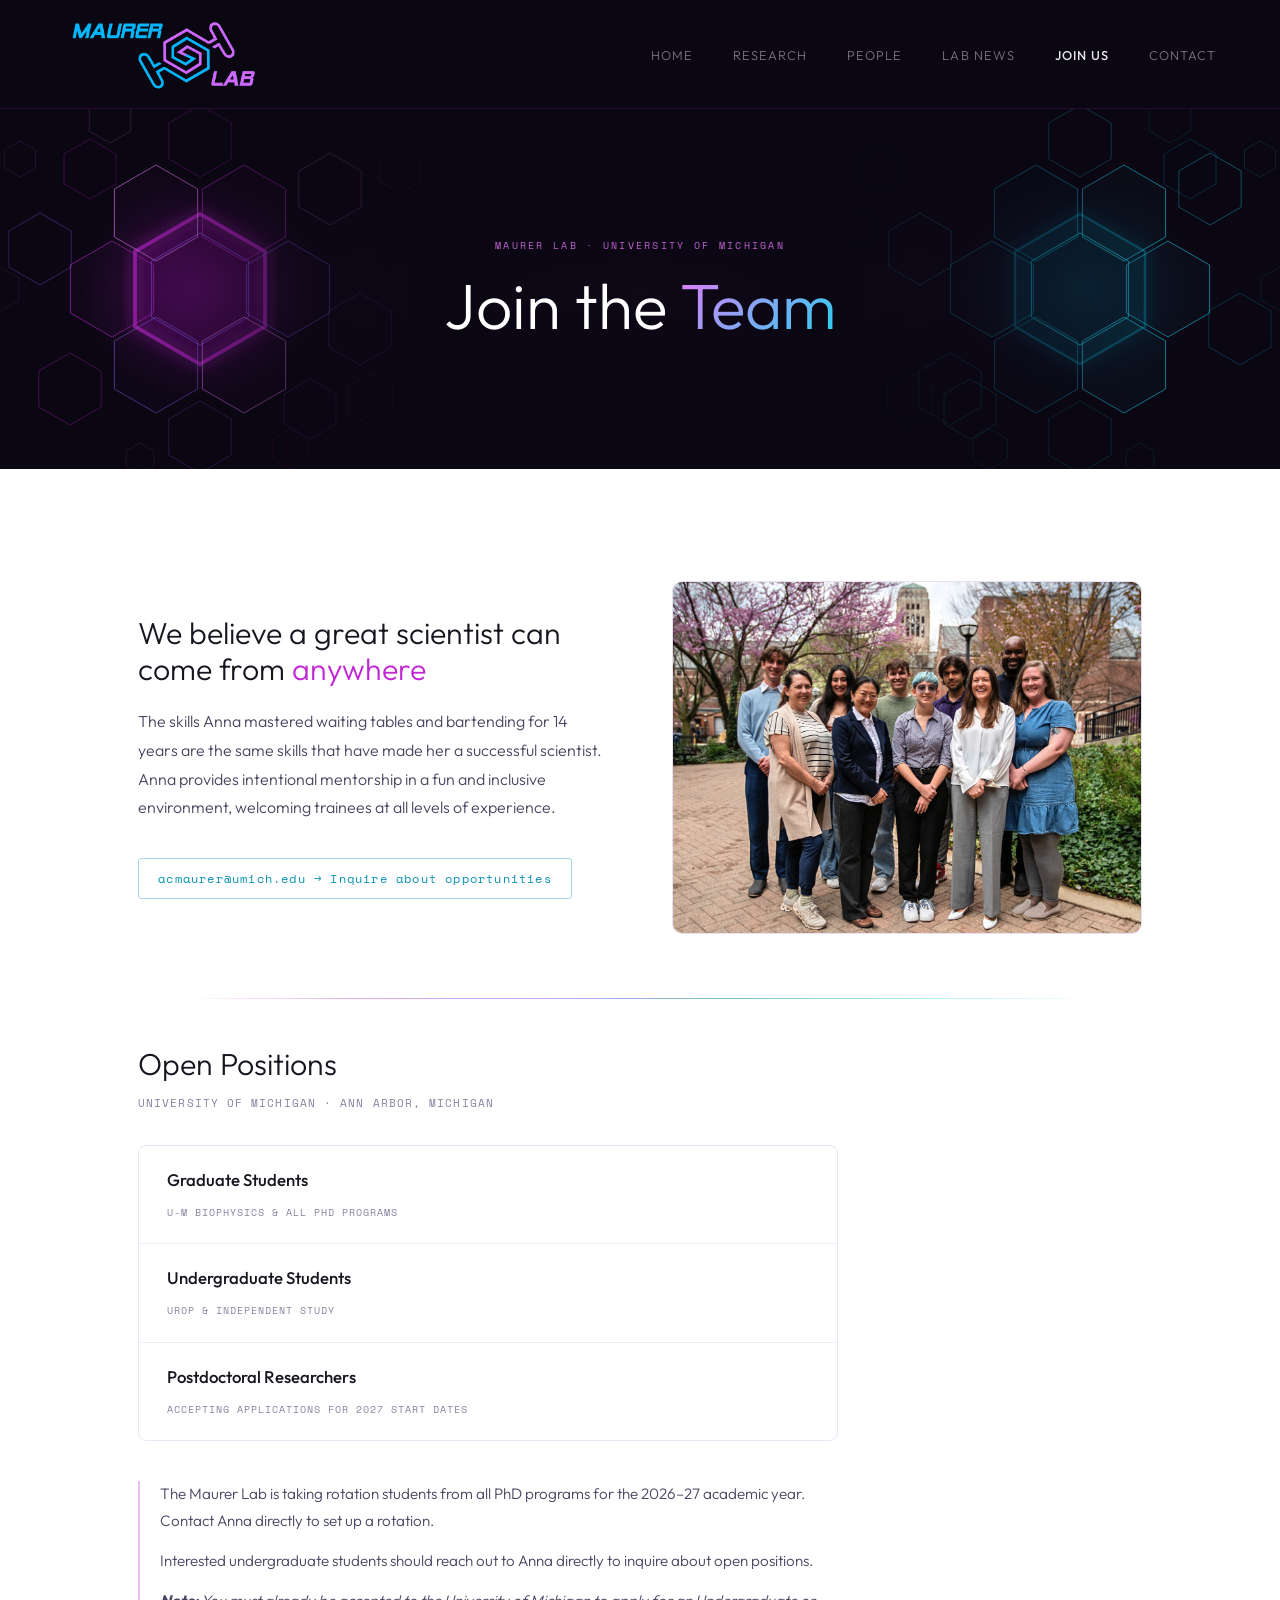
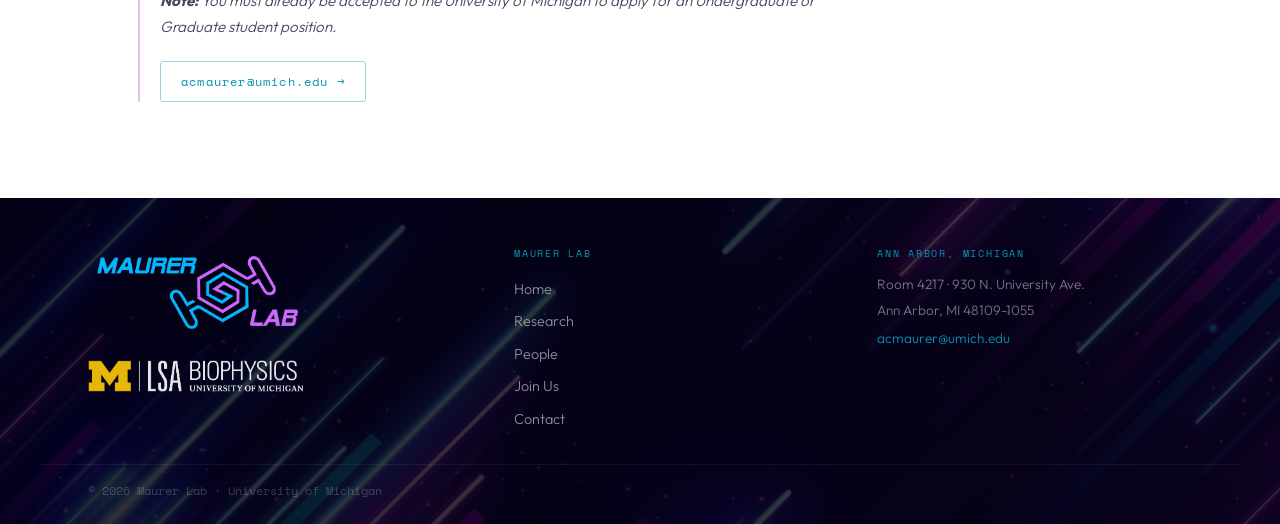
<file: join.html>
<!DOCTYPE html>
<html lang="en">
<head>
  <meta charset="UTF-8">
  <meta name="viewport" content="width=device-width, initial-scale=1.0">
  <title>Join Us — Maurer Lab</title>
  <link rel="preconnect" href="https://fonts.googleapis.com">
  <link href="https://fonts.googleapis.com/css2?family=Space+Mono:wght@400;700&family=Outfit:wght@300;400;500;600&display=swap" rel="stylesheet">
  <style>
    /* RESET */
    *, *::before, *::after { box-sizing: border-box; }
    body { margin: 0; padding: 0; background: #fff; color: #18151f; font-family: 'Outfit', sans-serif; font-weight: 300; line-height: 1.65; overflow-x: hidden; }

    /* NAV */
    body > nav { position: sticky; top: 0; z-index: 100; display: flex; align-items: center; justify-content: space-between; padding: 0.8rem 4rem; background: #0a0612; border-bottom: 1px solid rgba(192,38,211,0.15); transition: padding 0.3s ease; }
    body > nav.nav-scrolled { padding: 0.35rem 4rem; border-bottom-color: rgba(192,38,211,0.25); }
    .nav-logo img { height: 82px; width: auto; display: block; transition: height 0.3s ease; }
    .nav-scrolled .nav-logo img { height: 52px; }
    .nav-links { display: flex; gap: 2.5rem; list-style: none; margin: 0; padding: 0; }
    .nav-links a { font-size: 0.8rem; letter-spacing: 0.08em; text-transform: uppercase; color: rgba(255,255,255,0.45); text-decoration: none; transition: color 0.2s; }
    .nav-links a:hover { color: #e879f9; }
    .nav-links a.active { color: rgba(255,255,255,0.9); font-weight: 500; }

    /* MAIN */
    main { max-width: 1100px; margin: 0 auto; padding: 3rem 3rem 6rem; }

    /* ── HERO ── */
    .join-hero {
      position: relative; overflow: hidden;
      min-height: 360px; display: flex;
      align-items: center; justify-content: center;
      text-align: center; padding: 6rem 2rem 5rem;
      background: #0a0612;
    }
    .join-hero-canvas { position: absolute; inset: 0; width: 100%; height: 100%; pointer-events: none; }
    .join-hero-inner { position: relative; z-index: 2; max-width: 680px; margin: 0 auto; }
    .join-eyebrow { font-family: 'Space Mono', monospace; font-size: 0.65rem; letter-spacing: 0.22em; text-transform: uppercase; color: rgba(232,121,249,0.8); display: block; margin: 0 0 1rem; }
    .join-hero-h1 { font-size: clamp(2.5rem, 5vw, 4.5rem); font-weight: 300; color: #fff; line-height: 1.08; margin: 0 0 1rem; }
    .join-hero-h1 em { font-style: normal; background: linear-gradient(135deg, #e879f9, #22d3ee); -webkit-background-clip: text; -webkit-text-fill-color: transparent; background-clip: text; }
    .join-hero-sub { font-size: 1rem; color: rgba(255,255,255,0.65); max-width: 520px; margin: 0 auto; line-height: 1.75; }

    /* ── INTRO ── */
    .join-intro { display: grid; grid-template-columns: 1fr 1fr; gap: 4rem; align-items: center; margin: 4rem 0; }
    .join-intro-text h2 { font-size: 1.9rem; font-weight: 300; color: #18151f; line-height: 1.2; margin: 0 0 1.2rem; }
    .join-intro-text h2 em { font-style: normal; color: #c026d3; }
    .join-intro-text p { font-size: 1rem; color: #4a4460; line-height: 1.8; margin: 0 0 1.25rem; }
    .join-intro-text p:last-child { margin: 0; }
    .join-cta-email { display: inline-flex; align-items: center; gap: 0.5rem; margin-top: 1rem; font-family: 'Space Mono', monospace; font-size: 0.75rem; letter-spacing: 0.1em; color: #0891b2; text-decoration: none; border: 1px solid rgba(8,145,178,0.35); border-radius: 3px; padding: 0.6rem 1.2rem; transition: background 0.2s, border-color 0.2s; }
    .join-cta-email:hover { background: rgba(8,145,178,0.07); border-color: #0891b2; }
    .join-photo-wrap { border-radius: 10px; overflow: hidden; border: 1px solid rgba(120,90,180,0.18); }
    .join-photo { width: 100%; display: block; object-fit: cover; aspect-ratio: 4/3; }

    /* ── DIVIDER ── */
    .join-divider { display: block; width: 100%; height: 60px; pointer-events: none; margin: 2.5rem 0; }

    /* ── POSITIONS ── */
    .positions-header { margin: 0 0 1.5rem; }
    .positions-header h2 { font-size: 1.9rem; font-weight: 300; color: #18151f; margin: 0 0 0.4rem; }
    .positions-header p { font-size: 0.95rem; color: #8a82a0; font-family: 'Space Mono', monospace; font-size: 0.68rem; letter-spacing: 0.1em; }

    /* Tab pills */
    .position-tabs { display: flex; gap: 0.5rem; margin: 0 0 2rem; flex-wrap: wrap; }
    .pos-tab { font-family: 'Space Mono', monospace; font-size: 0.65rem; letter-spacing: 0.14em; text-transform: uppercase; padding: 0.45rem 1.1rem; border-radius: 3px; border: 1px solid rgba(120,90,180,0.25); background: transparent; color: #8a82a0; cursor: pointer; transition: all 0.2s; }
    .pos-tab:hover { border-color: #c026d3; color: #c026d3; }
    .pos-tab.active { background: rgba(192,38,211,0.08); border-color: #c026d3; color: #c026d3; }
    .pos-tab-num { opacity: 0.5; margin-right: 0.3rem; }

    /* Accordion groups */
    .position-group { margin-bottom: 1.25rem; }
    .pos-group-btn {
      width: 100%; display: flex; align-items: center; justify-content: space-between;
      padding: 1.1rem 1.4rem; background: #0a0612; border: 1px solid rgba(192,38,211,0.2);
      border-radius: 6px; cursor: pointer; transition: background 0.2s, border-color 0.2s;
      font-family: 'Outfit', sans-serif;
    }
    .pos-group-btn:hover { background: rgba(192,38,211,0.06); border-color: rgba(192,38,211,0.4); }
    .pos-group-btn.open { border-radius: 6px 6px 0 0; border-bottom-color: transparent; background: rgba(192,38,211,0.06); }
    .pos-group-label { display: flex; align-items: center; gap: 1rem; }
    .pos-group-num { font-family: 'Space Mono', monospace; font-size: 0.65rem; color: #c026d3; letter-spacing: 0.12em; }
    .pos-group-title { font-size: 1.05rem; font-weight: 500; color: #fff; }
    .pos-group-count { font-family: 'Space Mono', monospace; font-size: 0.6rem; color: rgba(255,255,255,0.35); letter-spacing: 0.1em; margin-left: 0.75rem; }
    .pos-group-chevron { width: 0; height: 0; border-left: 5px solid transparent; border-right: 5px solid transparent; border-top: 6px solid rgba(255,255,255,0.4); transition: transform 0.25s; flex-shrink: 0; }
    .pos-group-btn.open .pos-group-chevron { transform: rotate(180deg); }

    .pos-group-body { display: none; border: 1px solid rgba(192,38,211,0.2); border-top: none; border-radius: 0 0 6px 6px; background: #fff; }
    .pos-group-body.open { display: block; }

    .position-item { display: flex; align-items: center; justify-content: space-between; padding: 1.1rem 1.4rem; border-bottom: 1px solid rgba(120,90,180,0.1); }
    .position-item:last-child { border-bottom: none; }
    .pos-item-info { flex: 1; }
    .pos-item-title { font-size: 1rem; font-weight: 500; color: #18151f; margin: 0 0 0.2rem; }
    .pos-item-sub { font-family: 'Space Mono', monospace; font-size: 0.62rem; letter-spacing: 0.1em; text-transform: uppercase; color: #8a82a0; }
    .pos-apply-btn { font-family: 'Space Mono', monospace; font-size: 0.62rem; letter-spacing: 0.12em; text-transform: uppercase; color: #0891b2; text-decoration: none; border: 1px solid rgba(8,145,178,0.35); border-radius: 3px; padding: 0.45rem 1rem; flex-shrink: 0; margin-left: 1.5rem; transition: background 0.2s, border-color 0.2s; }
    .pos-apply-btn:hover { background: rgba(8,145,178,0.07); border-color: #0891b2; }

    /* ── FOOTER ── */
    .site-footer { position: relative; overflow: hidden; background: #04020e; }
    .footer-bg { position: absolute; inset: 0; z-index: 0; }
    .footer-bg-img { width: 100%; height: 100%; object-fit: cover; opacity: 0.75; display: block; }
    .footer-bg-overlay { position: absolute; inset: 0; background: linear-gradient(135deg, rgba(4,2,16,0.55), rgba(8,4,28,0.45)); }
    .footer-inner { position: relative; z-index: 1; max-width: 1200px; margin: 0 auto; padding: 3rem 3rem 2rem; display: grid; grid-template-columns: 1.2fr 1fr 1fr; gap: 3rem; align-items: start; }
    .footer-brand { display: flex; flex-direction: column; align-items: flex-start; gap: 1.5rem; }
    .footer-logo-img { height: 90px; width: auto; max-width: 320px; display: block; object-fit: contain; object-position: left center; }
    .footer-umich-img { height: 32px; width: auto; max-width: 220px; display: block; opacity: 0.9; object-fit: contain; }
    .footer-nav { display: flex; flex-direction: column; gap: 0.55rem; background: transparent; border: none; padding: 0; }
    .footer-nav-label, .footer-address-label { font-family: 'Space Mono', monospace; font-size: 0.62rem; letter-spacing: 0.18em; text-transform: uppercase; color: #0891b2; margin: 0 0 0.4rem; display: block; }
    .footer-nav a { font-size: 0.9rem; color: rgba(255,255,255,0.55); text-decoration: none; display: block; }
    .footer-nav a:hover { color: #e879f9; }
    .footer-address { display: flex; flex-direction: column; gap: 0.3rem; }
    .footer-address p { font-size: 0.85rem; color: rgba(255,255,255,0.45); line-height: 1.6; margin: 0; }
    .footer-address a { font-size: 0.85rem; color: #0891b2; text-decoration: none; display: block; }
    .footer-bottom { position: relative; z-index: 1; max-width: 1200px; margin: 0 auto; padding: 1rem 3rem 1.5rem; border-top: 1px solid rgba(255,255,255,0.06); font-size: 0.72rem; color: rgba(255,255,255,0.22); font-family: 'Space Mono', monospace; }

    @media (max-width: 800px) {
      body > nav { padding: 0.8rem 1.5rem; }
      body > nav.nav-scrolled { padding: 0.35rem 1.5rem; }
      main { padding: 2rem 1.5rem 4rem; }
      .join-intro { grid-template-columns: 1fr; gap: 2rem; }
      .footer-inner { grid-template-columns: 1fr 1fr; }
    }
    @media (max-width: 500px) {
      .nav-links { display: none; }
      .footer-inner { grid-template-columns: 1fr; }
    }

/* ── MOBILE NAV ── */
.nav-hamburger {
  display: none; flex-direction: column; justify-content: center;
  gap: 5px; width: 36px; height: 36px;
  background: none; border: none; cursor: pointer; padding: 4px; z-index: 200;
}
.nav-hamburger span {
  display: block; height: 2px; width: 100%;
  background: rgba(255,255,255,0.85); border-radius: 2px;
  transition: transform 0.25s ease, opacity 0.25s ease;
}
.nav-hamburger.open span:nth-child(1) { transform: translateY(7px) rotate(45deg); }
.nav-hamburger.open span:nth-child(2) { opacity: 0; }
.nav-hamburger.open span:nth-child(3) { transform: translateY(-7px) rotate(-45deg); }
@media (max-width: 768px) {
  header > nav, body > nav { padding: 0.6rem 1.5rem !important; }
  header > nav.nav-scrolled, body > nav.nav-scrolled { padding: 0.35rem 1.5rem !important; }
  .nav-logo img { height: 58px !important; }
  .nav-scrolled .nav-logo img { height: 42px !important; }
  .nav-hamburger { display: flex; }
  .nav-links {
    display: flex !important; flex-direction: column;
    position: fixed; top: 0; left: 0; right: 0; bottom: 0;
    background: rgba(8,4,18,0.97); backdrop-filter: blur(12px);
    align-items: center; justify-content: center;
    gap: 2.2rem; z-index: 150;
    opacity: 0; pointer-events: none;
    transition: opacity 0.25s ease; padding: 0; margin: 0;
  }
  .nav-links.mobile-open { opacity: 1; pointer-events: all; }
  .nav-links li { list-style: none; }
  .nav-links a { font-size: 1.2rem !important; letter-spacing: 0.14em; color: rgba(255,255,255,0.7) !important; }
  .nav-links a:hover, .nav-links a.active { color: #e879f9 !important; }
}

/* ── POSITIONS SECTION ── */
.positions-section { max-width: 700px; }
.positions-header { margin-bottom: 2rem; }
.positions-header h2 { font-size: 1.9rem; font-weight: 300; color: #18151f; margin: 0 0 0.4rem; }
.positions-sub { font-family: 'Space Mono', monospace; font-size: 0.65rem; letter-spacing: 0.14em; text-transform: uppercase; color: #8a82a0; margin: 0; }
.position-list { border: 1px solid rgba(120,90,180,0.15); border-radius: 8px; overflow: hidden; margin-bottom: 2.5rem; }
.position-item { padding: 1.25rem 1.75rem; border-bottom: 1px solid rgba(120,90,180,0.10); }
.position-item:last-child { border-bottom: none; }
.pos-item-title { font-size: 1.05rem; font-weight: 500; color: #18151f; margin: 0 0 0.2rem; }
.pos-item-sub { font-family: 'Space Mono', monospace; font-size: 0.62rem; letter-spacing: 0.1em; text-transform: uppercase; color: #8a82a0; }
.positions-notes { border-left: 2px solid rgba(192,38,211,0.3); padding-left: 1.25rem; }
.positions-notes p { font-size: 0.95rem; color: #4a4460; line-height: 1.75; margin: 0 0 0.85rem; }
.positions-notes p:last-of-type { margin-bottom: 1.25rem; }
.positions-disclaimer { font-size: 0.85rem; color: #6b6880; font-style: italic; margin-top: 0.5rem; }
    .pos-email-btn { display: inline-block; font-family: 'Space Mono', monospace; font-size: 0.75rem; letter-spacing: 0.1em; color: #0891b2; text-decoration: none; border: 1px solid rgba(8,145,178,0.4); border-radius: 3px; padding: 0.6rem 1.25rem; transition: background 0.2s; }
.pos-email-btn:hover { background: rgba(8,145,178,0.07); }
  </style>
</head>
<body>

<nav>
  <a href="index.html" class="nav-logo">
    <img src="assets/img/MaurerLabs-Logo_FinalFrame100cropped.png" alt="Maurer Lab">
  </a>
  <ul class="nav-links">
    <li><a href="index.html">Home</a></li>
    <li><a href="research.html">Research</a></li>
    <li><a href="people.html">People</a></li>
    <li><a href="index.html#news-anchor">Lab News</a></li>
    <li><a href="join.html" class="active">Join Us</a></li>
    <li><a href="contact.html">Contact</a></li>
  </ul>
  <button class="nav-hamburger" id="navHamburger" aria-label="Menu"><span></span><span></span><span></span></button>
</nav>

<!-- ── HERO ── -->
<header class="join-hero">
  <svg class="join-hero-canvas" viewBox="0 0 1440 360" preserveAspectRatio="xMidYMid slice" xmlns="http://www.w3.org/2000/svg">
  <defs>
    <radialGradient id="jg" cx="50%" cy="50%" r="50%">
      <stop offset="0%" stop-color="#e879f9" stop-opacity="0.09"/>
      <stop offset="100%" stop-color="#0a0612" stop-opacity="0"/>
    </radialGradient>
    <radialGradient id="jglow_m" cx="50%" cy="50%" r="50%">
      <stop offset="0%" stop-color="#c026d3" stop-opacity="0.35"/>
      <stop offset="100%" stop-color="#c026d3" stop-opacity="0"/>
    </radialGradient>
    <radialGradient id="jglow_c" cx="50%" cy="50%" r="50%">
      <stop offset="0%" stop-color="#0891b2" stop-opacity="0.35"/>
      <stop offset="100%" stop-color="#0891b2" stop-opacity="0"/>
    </radialGradient>
    <linearGradient id="jfade_l" x1="0" y1="0" x2="1" y2="0">
      <stop offset="0%" stop-color="#0a0612" stop-opacity="1"/>
      <stop offset="100%" stop-color="#0a0612" stop-opacity="0"/>
    </linearGradient>
    <linearGradient id="jfade_r" x1="1" y1="0" x2="0" y2="0">
      <stop offset="0%" stop-color="#0a0612" stop-opacity="1"/>
      <stop offset="100%" stop-color="#0a0612" stop-opacity="0"/>
    </linearGradient>
    <linearGradient id="jfade_cl" x1="1" y1="0" x2="0" y2="0">
      <stop offset="0%" stop-color="#0a0612" stop-opacity="0.92"/>
      <stop offset="100%" stop-color="#0a0612" stop-opacity="0"/>
    </linearGradient>
    <linearGradient id="jfade_cr" x1="0" y1="0" x2="1" y2="0">
      <stop offset="0%" stop-color="#0a0612" stop-opacity="0.92"/>
      <stop offset="100%" stop-color="#0a0612" stop-opacity="0"/>
    </linearGradient>
    <filter id="j-glow-m"><feGaussianBlur stdDeviation="8" result="blur"/><feMerge><feMergeNode in="blur"/><feMergeNode in="SourceGraphic"/></feMerge></filter>
    <filter id="j-glow-c"><feGaussianBlur stdDeviation="8" result="blur"/><feMerge><feMergeNode in="blur"/><feMergeNode in="SourceGraphic"/></feMerge></filter>
  </defs>
  <rect width="1440" height="360" fill="#0a0612"/>
  <rect width="1440" height="360" fill="url(#jg)"/>
<ellipse cx="280" cy="180" rx="120" ry="110" fill="url(#jglow_m)" opacity="0.7"><animate attributeName="opacity" values="0.4;0.9;0.4" dur="3s" repeatCount="indefinite"/></ellipse>
<polygon points="345.0,142.5 345.0,217.5 280.0,255.0 215.0,217.5 215.0,142.5 280.0,105.0" fill="rgba(192,38,211,0.12)" stroke="#c026d3" stroke-width="2.2" opacity="0.9" filter="url(#j-glow-m)"><animate attributeName="opacity" values="0.45;0.90;0.45" dur="3s" repeatCount="indefinite"/><animate attributeName="stroke-width" values="2.2;4.0;2.2" dur="3s" repeatCount="indefinite"/></polygon>
<polygon points="328.5,152.0 328.5,208.0 280.0,236.0 231.5,208.0 231.5,152.0 280.0,124.0" fill="none" stroke="#8b5cf6" stroke-width="1.2" opacity="0.55"/>
<polygon points="233.6,156.0 233.6,204.0 192.0,228.0 150.4,204.0 150.4,156.0 192.0,132.0" fill="rgba(192,38,211,0.06)" stroke="#c026d3" stroke-width="1.0" opacity="0.65"/>
<polygon points="409.6,156.0 409.6,204.0 368.0,228.0 326.4,204.0 326.4,156.0 368.0,132.0" fill="rgba(192,38,211,0.05)" stroke="#8b5cf6" stroke-width="1.0" opacity="0.6"/>
<polygon points="277.6,80.0 277.6,128.0 236.0,152.0 194.4,128.0 194.4,80.0 236.0,56.0" fill="rgba(192,38,211,0.07)" stroke="#e879f9" stroke-width="1.0" opacity="0.7"/>
<polygon points="365.6,80.0 365.6,128.0 324.0,152.0 282.4,128.0 282.4,80.0 324.0,56.0" fill="rgba(192,38,211,0.06)" stroke="#c026d3" stroke-width="1.0" opacity="0.65"/>
<polygon points="277.6,232.0 277.6,280.0 236.0,304.0 194.4,280.0 194.4,232.0 236.0,208.0" fill="rgba(192,38,211,0.05)" stroke="#8b5cf6" stroke-width="1.0" opacity="0.6"/>
<polygon points="365.6,232.0 365.6,280.0 324.0,304.0 282.4,280.0 282.4,232.0 324.0,208.0" fill="rgba(192,38,211,0.07)" stroke="#e879f9" stroke-width="1.0" opacity="0.65"/>
<polygon points="151.2,122.0 151.2,158.0 120.0,176.0 88.8,158.0 88.8,122.0 120.0,104.0" fill="none" stroke="#8b5cf6" stroke-width="0.8" opacity="0.45"/>
<polygon points="181.2,262.0 181.2,298.0 150.0,316.0 118.8,298.0 118.8,262.0 150.0,244.0" fill="none" stroke="#c026d3" stroke-width="0.8" opacity="0.42"/>
<polygon points="441.2,62.0 441.2,98.0 410.0,116.0 378.8,98.0 378.8,62.0 410.0,44.0" fill="none" stroke="#e879f9" stroke-width="0.8" opacity="0.45"/>
<polygon points="471.2,202.0 471.2,238.0 440.0,256.0 408.8,238.0 408.8,202.0 440.0,184.0" fill="none" stroke="#8b5cf6" stroke-width="0.8" opacity="0.42"/>
<polygon points="311.2,14.0 311.2,50.0 280.0,68.0 248.8,50.0 248.8,14.0 280.0,-4.0" fill="none" stroke="#c026d3" stroke-width="0.8" opacity="0.4"/>
<polygon points="311.2,310.0 311.2,346.0 280.0,364.0 248.8,346.0 248.8,310.0 280.0,292.0" fill="none" stroke="#8b5cf6" stroke-width="0.8" opacity="0.38"/>
<polygon points="99.1,169.0 99.1,191.0 80.0,202.0 60.9,191.0 60.9,169.0 80.0,158.0" fill="none" stroke="#c026d3" stroke-width="0.6" opacity="0.3"/>
<polygon points="115.6,41.0 115.6,59.0 100.0,68.0 84.4,59.0 84.4,41.0 100.0,32.0" fill="none" stroke="#8b5cf6" stroke-width="0.6" opacity="0.28"/>
<polygon points="210.8,-2.0 210.8,22.0 190.0,34.0 169.2,22.0 169.2,-2.0 190.0,-14.0" fill="none" stroke="#e879f9" stroke-width="0.6" opacity="0.32"/>
<polygon points="387.3,330.0 387.3,350.0 370.0,360.0 352.7,350.0 352.7,330.0 370.0,320.0" fill="none" stroke="#c026d3" stroke-width="0.6" opacity="0.28"/>
<polygon points="472.5,277.0 472.5,303.0 450.0,316.0 427.5,303.0 427.5,277.0 450.0,264.0" fill="none" stroke="#8b5cf6" stroke-width="0.6" opacity="0.3"/>
<polygon points="233.9,342.0 233.9,358.0 220.0,366.0 206.1,358.0 206.1,342.0 220.0,334.0" fill="none" stroke="#e879f9" stroke-width="0.5" opacity="0.25"/>
<polygon points="515.6,111.0 515.6,129.0 500.0,138.0 484.4,129.0 484.4,111.0 500.0,102.0" fill="none" stroke="#c026d3" stroke-width="0.5" opacity="0.26"/>
<polygon points="62.1,233.0 62.1,247.0 50.0,254.0 37.9,247.0 37.9,233.0 50.0,226.0" fill="none" stroke="#8b5cf6" stroke-width="0.5" opacity="0.22"/>
<polygon points="196.0,45.0 196.0,75.0 170.0,90.0 144.0,75.0 144.0,45.0 170.0,30.0" fill="rgba(192,38,211,0.03)" stroke="#c026d3" stroke-width="0.7" opacity="0.38"/>
<polygon points="416.0,285.0 416.0,315.0 390.0,330.0 364.0,315.0 364.0,285.0 390.0,270.0" fill="rgba(192,38,211,0.03)" stroke="#8b5cf6" stroke-width="0.7" opacity="0.36"/>
<polygon points="500.8,48.0 500.8,72.0 480.0,84.0 459.2,72.0 459.2,48.0 480.0,36.0" fill="none" stroke="#e879f9" stroke-width="0.6" opacity="0.28"/>
<ellipse cx="1160" cy="180" rx="120" ry="110" fill="url(#jglow_c)" opacity="0.7"><animate attributeName="opacity" values="0.4;0.9;0.4" dur="3s" begin="-1.5s" repeatCount="indefinite"/></ellipse>
<polygon points="1225.0,142.5 1225.0,217.5 1160.0,255.0 1095.0,217.5 1095.0,142.5 1160.0,105.0" fill="rgba(8,145,178,0.12)" stroke="#0891b2" stroke-width="2.2" opacity="0.9" filter="url(#j-glow-c)"><animate attributeName="opacity" values="0.45;0.90;0.45" dur="3s" begin="-1.5s" repeatCount="indefinite"/><animate attributeName="stroke-width" values="2.2;4.0;2.2" dur="3s" begin="-1.5s" repeatCount="indefinite"/></polygon>
<polygon points="1208.5,152.0 1208.5,208.0 1160.0,236.0 1111.5,208.0 1111.5,152.0 1160.0,124.0" fill="none" stroke="#22d3ee" stroke-width="1.2" opacity="0.55"/>
<polygon points="1113.6,156.0 1113.6,204.0 1072.0,228.0 1030.4,204.0 1030.4,156.0 1072.0,132.0" fill="rgba(8,145,178,0.06)" stroke="#0891b2" stroke-width="1.0" opacity="0.65"/>
<polygon points="1289.6,156.0 1289.6,204.0 1248.0,228.0 1206.4,204.0 1206.4,156.0 1248.0,132.0" fill="rgba(34,211,238,0.05)" stroke="#22d3ee" stroke-width="1.0" opacity="0.6"/>
<polygon points="1157.6,80.0 1157.6,128.0 1116.0,152.0 1074.4,128.0 1074.4,80.0 1116.0,56.0" fill="rgba(8,145,178,0.07)" stroke="#0891b2" stroke-width="1.0" opacity="0.7"/>
<polygon points="1245.6,80.0 1245.6,128.0 1204.0,152.0 1162.4,128.0 1162.4,80.0 1204.0,56.0" fill="rgba(34,211,238,0.06)" stroke="#22d3ee" stroke-width="1.0" opacity="0.65"/>
<polygon points="1157.6,232.0 1157.6,280.0 1116.0,304.0 1074.4,280.0 1074.4,232.0 1116.0,208.0" fill="rgba(8,145,178,0.05)" stroke="#0891b2" stroke-width="1.0" opacity="0.6"/>
<polygon points="1245.6,232.0 1245.6,280.0 1204.0,304.0 1162.4,280.0 1162.4,232.0 1204.0,208.0" fill="rgba(34,211,238,0.07)" stroke="#22d3ee" stroke-width="1.0" opacity="0.65"/>
<polygon points="1031.2,122.0 1031.2,158.0 1000.0,176.0 968.8,158.0 968.8,122.0 1000.0,104.0" fill="none" stroke="#22d3ee" stroke-width="0.8" opacity="0.45"/>
<polygon points="1061.2,262.0 1061.2,298.0 1030.0,316.0 998.8,298.0 998.8,262.0 1030.0,244.0" fill="none" stroke="#0891b2" stroke-width="0.8" opacity="0.42"/>
<polygon points="1321.2,62.0 1321.2,98.0 1290.0,116.0 1258.8,98.0 1258.8,62.0 1290.0,44.0" fill="none" stroke="#22d3ee" stroke-width="0.8" opacity="0.45"/>
<polygon points="1351.2,202.0 1351.2,238.0 1320.0,256.0 1288.8,238.0 1288.8,202.0 1320.0,184.0" fill="none" stroke="#0891b2" stroke-width="0.8" opacity="0.42"/>
<polygon points="1191.2,14.0 1191.2,50.0 1160.0,68.0 1128.8,50.0 1128.8,14.0 1160.0,-4.0" fill="none" stroke="#22d3ee" stroke-width="0.8" opacity="0.4"/>
<polygon points="1191.2,310.0 1191.2,346.0 1160.0,364.0 1128.8,346.0 1128.8,310.0 1160.0,292.0" fill="none" stroke="#0891b2" stroke-width="0.8" opacity="0.38"/>
<polygon points="1379.1,169.0 1379.1,191.0 1360.0,202.0 1340.9,191.0 1340.9,169.0 1360.0,158.0" fill="none" stroke="#0891b2" stroke-width="0.6" opacity="0.3"/>
<polygon points="1355.6,41.0 1355.6,59.0 1340.0,68.0 1324.4,59.0 1324.4,41.0 1340.0,32.0" fill="none" stroke="#22d3ee" stroke-width="0.6" opacity="0.28"/>
<polygon points="1270.8,-2.0 1270.8,22.0 1250.0,34.0 1229.2,22.0 1229.2,-2.0 1250.0,-14.0" fill="none" stroke="#0891b2" stroke-width="0.6" opacity="0.32"/>
<polygon points="1087.3,330.0 1087.3,350.0 1070.0,360.0 1052.7,350.0 1052.7,330.0 1070.0,320.0" fill="none" stroke="#22d3ee" stroke-width="0.6" opacity="0.28"/>
<polygon points="1012.5,277.0 1012.5,303.0 990.0,316.0 967.5,303.0 967.5,277.0 990.0,264.0" fill="none" stroke="#0891b2" stroke-width="0.6" opacity="0.3"/>
<polygon points="1233.9,342.0 1233.9,358.0 1220.0,366.0 1206.1,358.0 1206.1,342.0 1220.0,334.0" fill="none" stroke="#22d3ee" stroke-width="0.5" opacity="0.25"/>
<polygon points="955.6,111.0 955.6,129.0 940.0,138.0 924.4,129.0 924.4,111.0 940.0,102.0" fill="none" stroke="#0891b2" stroke-width="0.5" opacity="0.26"/>
<polygon points="1402.1,233.0 1402.1,247.0 1390.0,254.0 1377.9,247.0 1377.9,233.0 1390.0,226.0" fill="none" stroke="#22d3ee" stroke-width="0.5" opacity="0.22"/>
<polygon points="1296.0,45.0 1296.0,75.0 1270.0,90.0 1244.0,75.0 1244.0,45.0 1270.0,30.0" fill="rgba(8,145,178,0.03)" stroke="#0891b2" stroke-width="0.7" opacity="0.38"/>
<polygon points="1076.0,285.0 1076.0,315.0 1050.0,330.0 1024.0,315.0 1024.0,285.0 1050.0,270.0" fill="rgba(34,211,238,0.03)" stroke="#22d3ee" stroke-width="0.7" opacity="0.36"/>
<polygon points="980.8,48.0 980.8,72.0 960.0,84.0 939.2,72.0 939.2,48.0 960.0,36.0" fill="none" stroke="#0891b2" stroke-width="0.6" opacity="0.28"/>
  <rect width="120" height="360" fill="url(#jfade_l)"/>
  <rect x="1320" width="120" height="360" fill="url(#jfade_r)"/>
  <rect x="120" width="450" height="360" fill="url(#jfade_cl)"/>
  <rect x="510" width="420" height="360" fill="#0a0612" opacity="0.75"/>
  <rect x="870" width="450" height="360" fill="url(#jfade_cr)"/>
</svg>

  <div class="join-hero-inner">
    <span class="join-eyebrow">Maurer Lab · University of Michigan</span>
    <h1 class="join-hero-h1">Join the <em>Team</em></h1>
    
  </div>
</header>

<main>

  <!-- ── INTRO ── -->
  <section class="join-intro">
    <div class="join-intro-text">
      <h2>We believe a great scientist can come from <em>anywhere</em></h2>
      <p>The skills Anna mastered waiting tables and bartending for 14 years are the same skills that have made her a successful scientist. Anna provides intentional mentorship in a fun and inclusive environment, welcoming trainees at all levels of experience.</p>
      <a href="mailto:acmaurer@umich.edu" class="join-cta-email">acmaurer@umich.edu → Inquire about opportunities</a>
    </div>
    <div class="join-photo-wrap" onclick="document.getElementById('photo-lightbox').style.display='flex'" style="cursor:zoom-in;">
      <img src="assets/img/Group1__1_of_1_-sharpen-face-lighting.jpg" alt="Maurer Lab team in the lab" class="join-photo">
    </div>

    <!-- Lightbox -->
    <div id="photo-lightbox" onclick="this.style.display='none'" style="display:none;position:fixed;inset:0;background:rgba(0,0,0,0.92);z-index:9999;align-items:center;justify-content:center;cursor:zoom-out;">
      <img src="assets/img/Group1__1_of_1_-sharpen-face-lighting.jpg" style="max-width:92vw;max-height:92vh;border-radius:6px;box-shadow:0 0 60px rgba(0,0,0,0.8);">
    </div>
  </section>

  <!-- ── DIVIDER ── -->
  <div style="height:1px;background:linear-gradient(90deg,transparent 0%,rgba(192,38,211,0.4) 20%,rgba(139,92,246,0.55) 40%,rgba(8,145,178,0.55) 60%,rgba(34,211,238,0.4) 80%,transparent 100%);margin:2.5rem 3rem;"></div>

  <!-- ── OPEN POSITIONS ── -->
  <section class="positions-section">
    <div class="positions-header">
      <h2>Open Positions</h2>
      <p class="positions-sub">University of Michigan &middot; Ann Arbor, Michigan</p>
    </div>

    <div class="position-list">

      <div class="position-item">
        <div class="pos-item-info">
          <p class="pos-item-title">Graduate Students</p>
          <span class="pos-item-sub">U-M Biophysics &amp; all PhD Programs</span>
        </div>
      </div>

      <div class="position-item">
        <div class="pos-item-info">
          <p class="pos-item-title">Undergraduate Students</p>
          <span class="pos-item-sub">UROP &amp; Independent Study</span>
        </div>
      </div>

      <div class="position-item">
        <div class="pos-item-info">
          <p class="pos-item-title">Postdoctoral Researchers</p>
          <span class="pos-item-sub">Accepting applications for 2027 start dates</span>
        </div>
      </div>

    </div>

    <div class="positions-notes">
      <p>The Maurer Lab is taking rotation students from all PhD programs for the 2026&ndash;27 academic year. Contact Anna directly to set up a rotation.</p>
      <p>Interested undergraduate students should reach out to Anna directly to inquire about open positions.</p>
      <p class="positions-disclaimer"><strong>Note:</strong> You must already be accepted to the University of Michigan to apply for an Undergraduate or Graduate student position.</p>
      <a href="mailto:acmaurer@umich.edu" class="pos-email-btn">acmaurer@umich.edu &rarr;</a>
    </div>

  </section>
</main>

<footer class="site-footer">
  <div class="footer-bg">
    <img src="assets/img/footer-lights-darker.jpg" alt="" class="footer-bg-img">
    <div class="footer-bg-overlay"></div>
  </div>
  <div class="footer-inner">
    <div class="footer-brand">
      <img src="assets/img/MaurerLabs-Logo_FinalFrame100cropped.png" alt="Maurer Lab" class="footer-logo-img">
      <img src="assets/img/biophysics-logo.webp" alt="U-M LSA Biophysics" class="footer-umich-img">
    </div>
    <nav class="footer-nav">
      <span class="footer-nav-label">Maurer Lab</span>
      <a href="index.html">Home</a>
      <a href="research.html">Research</a>
      <a href="people.html">People</a>
      <a href="join.html">Join Us</a>
      <a href="contact.html">Contact</a>
    </nav>
    <div class="footer-address">
      <span class="footer-address-label">Ann Arbor, Michigan</span>
      <p>Room 4217 &middot; 930 N. University Ave.</p>
      <p>Ann Arbor, MI 48109-1055</p>
      <a href="mailto:acmaurer@umich.edu">acmaurer@umich.edu</a>
    </div>
  </div>
  <div class="footer-bottom">
    <span>&copy; 2026 Maurer Lab &middot; University of Michigan</span>
  </div>
</footer>


<script>
// Accordion toggle
document.querySelectorAll('.pos-group-btn').forEach(function(btn) {
  btn.addEventListener('click', function() {
    var groupId = 'group-' + btn.dataset.group;
    var body = document.getElementById(groupId);
    var isOpen = btn.classList.contains('open');
    btn.classList.toggle('open', !isOpen);
    body.classList.toggle('open', !isOpen);
  });
});

// Tab filter
document.querySelectorAll('.pos-tab').forEach(function(tab) {
  tab.addEventListener('click', function() {
    document.querySelectorAll('.pos-tab').forEach(function(t) { t.classList.remove('active'); });
    tab.classList.add('active');
    var filter = tab.dataset.filter;
    document.querySelectorAll('.position-group').forEach(function(group) {
      group.style.display = (filter === 'all' || group.dataset.category === filter) ? '' : 'none';
    });
  });
});

// Nav shrink
(function() {
  var nav = document.querySelector('nav');
  function onScroll() { nav.classList.toggle('nav-scrolled', window.scrollY > 40); }
  window.addEventListener('scroll', onScroll, {passive: true});
  onScroll();
})();

// Mobile hamburger
(function() {
  var btn = document.getElementById('navHamburger');
  var links = document.querySelector('.nav-links');
  if (!btn || !links) return;
  btn.addEventListener('click', function() {
    var open = btn.classList.toggle('open');
    links.classList.toggle('mobile-open', open);
    document.body.style.overflow = open ? 'hidden' : '';
  });
  links.querySelectorAll('a').forEach(function(a) {
    a.addEventListener('click', function() {
      btn.classList.remove('open');
      links.classList.remove('mobile-open');
      document.body.style.overflow = '';
    });
  });
})();
</script>
</body>
</html>
</file>
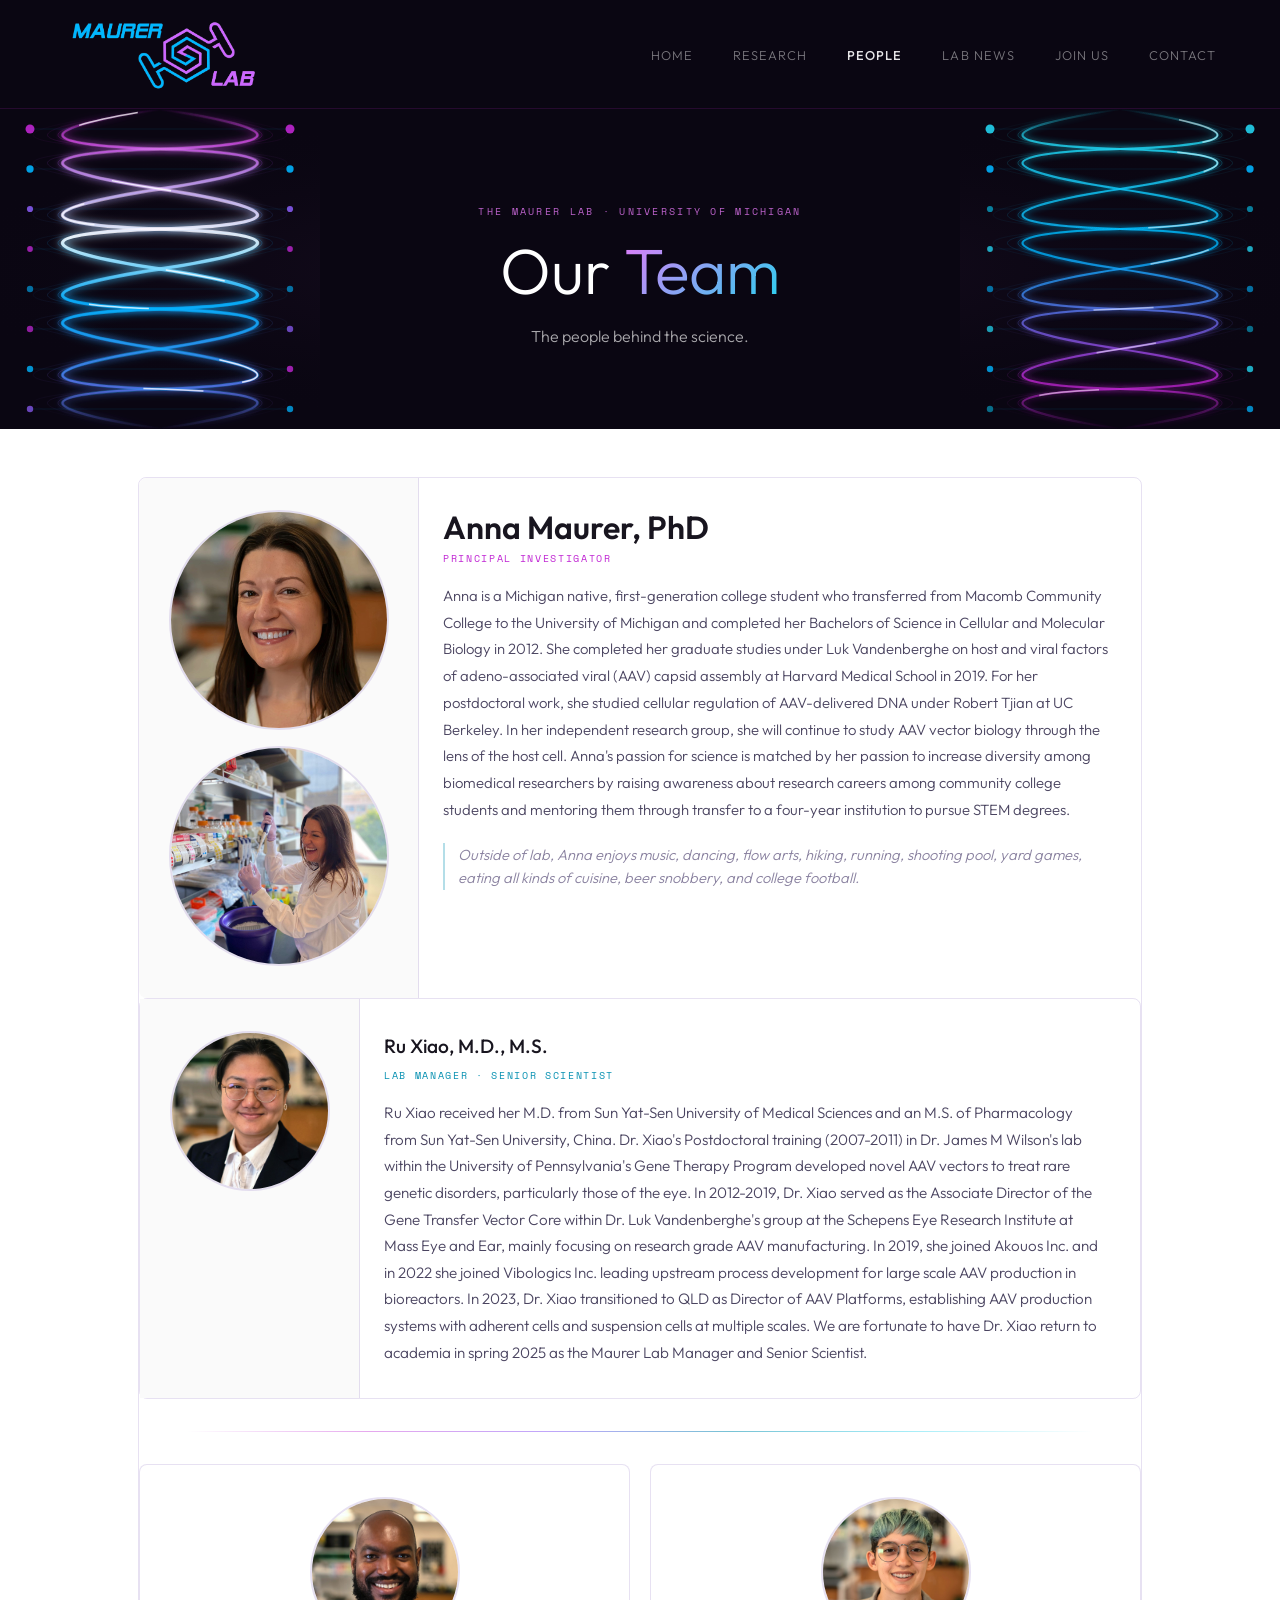
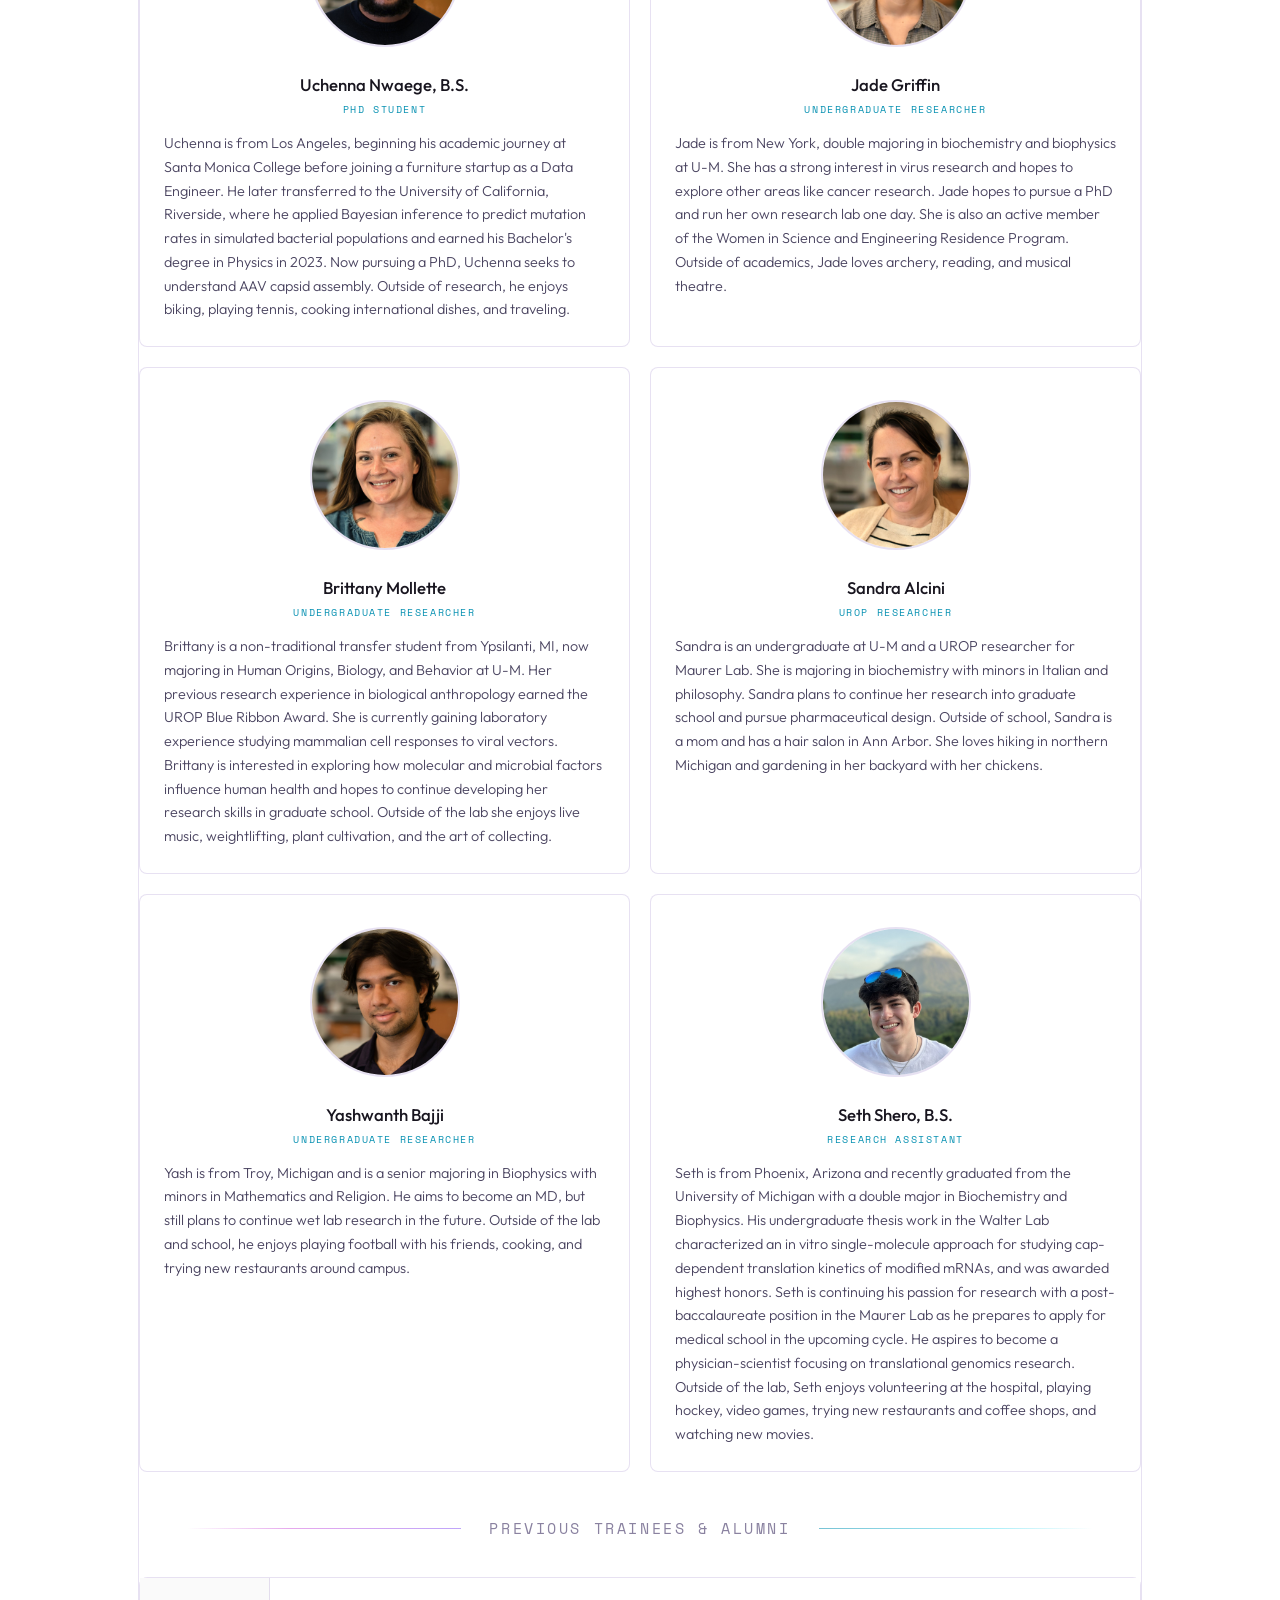
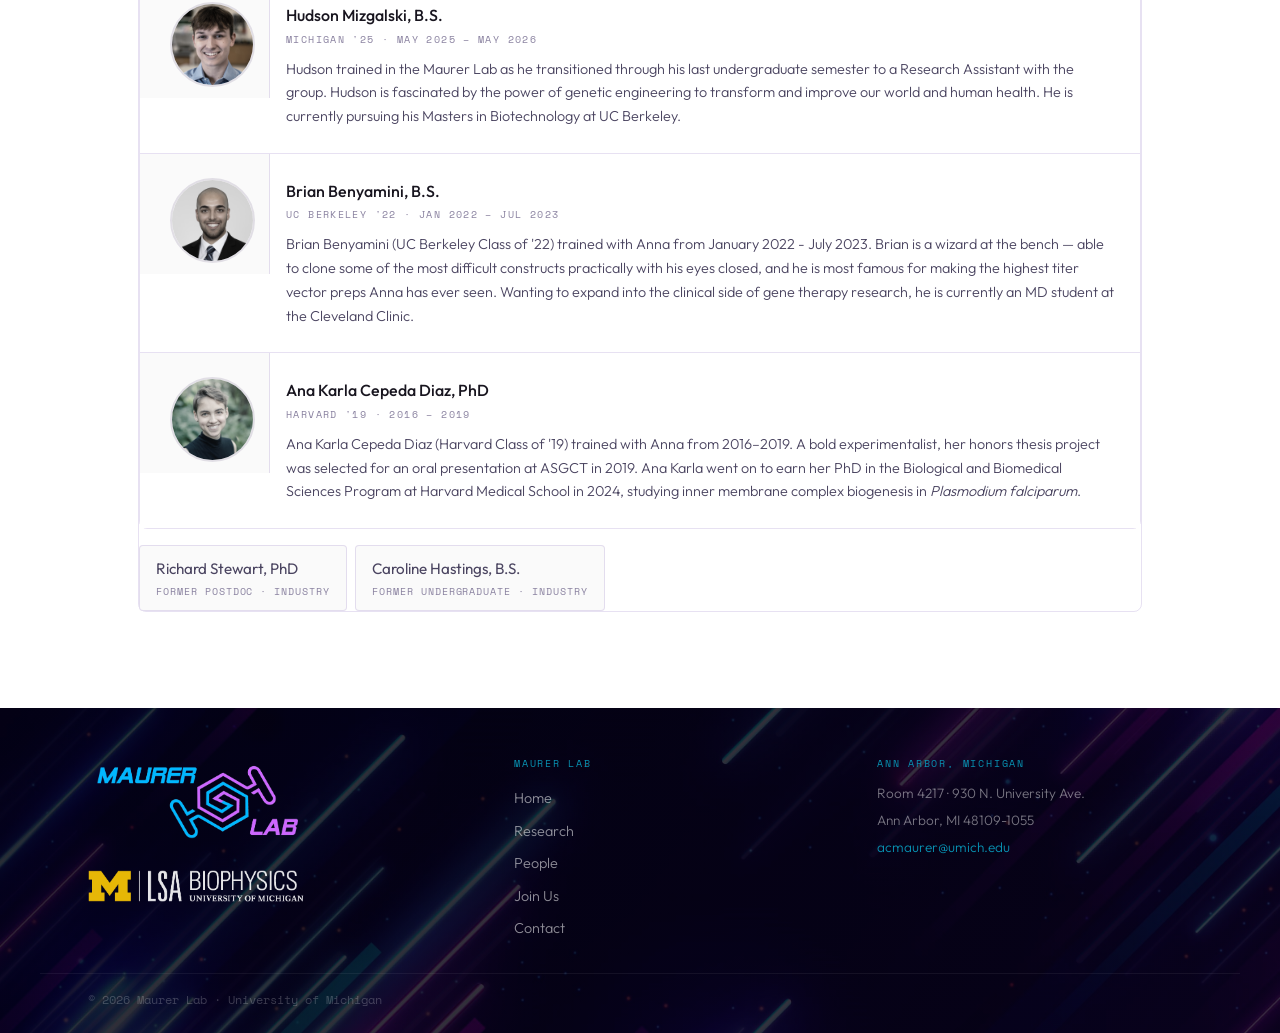
<file: people.html>
<!DOCTYPE html>
<html lang="en">
<head>
  <meta charset="UTF-8">
  <meta name="viewport" content="width=device-width, initial-scale=1.0">
  <title>People — Maurer Lab</title>
  <link rel="preconnect" href="https://fonts.googleapis.com">
  <link href="https://fonts.googleapis.com/css2?family=Space+Mono:wght@400;700&family=Outfit:wght@300;400;500;600&display=swap" rel="stylesheet">
  <style>
    /* RESET */
    *, *::before, *::after { box-sizing: border-box; }
    body { margin: 0; padding: 0; background: #fff; color: #18151f; font-family: 'Outfit', sans-serif; font-weight: 300; line-height: 1.65; overflow-x: hidden; }

    /* NAV */
    body > nav { position: sticky; top: 0; z-index: 100; display: flex; align-items: center; justify-content: space-between; padding: 0.8rem 4rem; background: #0a0612; border-bottom: 1px solid rgba(192,38,211,0.15); transition: padding 0.3s ease, border-color 0.3s ease; }
    body > nav.nav-scrolled { padding: 0.35rem 4rem; border-bottom-color: rgba(192,38,211,0.25); }
    .nav-logo img { height: 82px; width: auto; display: block; transition: height 0.3s ease; }
    .nav-scrolled .nav-logo img { height: 52px; }
    .nav-links { display: flex; gap: 2.5rem; list-style: none; margin: 0; padding: 0; }
    .nav-links a { font-size: 0.8rem; letter-spacing: 0.08em; text-transform: uppercase; color: rgba(255,255,255,0.45); text-decoration: none; }
    .nav-links a:hover { color: #e879f9; }
    .nav-links a.active { color: rgba(255,255,255,0.9); font-weight: 500; }

    /* MAIN */
    main { max-width: 1100px; margin: 0 auto; padding: 3rem 3rem 6rem; }

    /* HERO */
    .p-hero { position: relative; overflow: hidden; min-height: 320px; display: flex; align-items: center; justify-content: center; text-align: center; padding: 5rem 2rem 4rem; background: #0a0612; }
    .p-hero-canvas { position: absolute; inset: 0; width: 100%; height: 100%; pointer-events: none; }
    .p-hero-inner { position: relative; z-index: 2; }
    .p-eyebrow { font-family: 'Space Mono', monospace; font-size: 0.65rem; letter-spacing: 0.22em; text-transform: uppercase; color: rgba(232,121,249,0.8); display: block; margin: 0 0 1rem; }
    .p-hero-h1 { font-size: clamp(2.5rem, 5vw, 4.5rem); font-weight: 300; color: #fff; line-height: 1.1; margin: 0 0 1rem; }
    .p-hero-h1 em { font-style: normal; background: linear-gradient(135deg, #e879f9, #22d3ee); -webkit-background-clip: text; -webkit-text-fill-color: transparent; background-clip: text; }
    .p-hero-sub { font-size: 1rem; color: rgba(255,255,255,0.65); max-width: 540px; margin: 0 auto; line-height: 1.7; }

    /* SECTION HEADER */
    .sh { display: flex; align-items: center; gap: 1.2rem; margin: 4rem 0 1.5rem; }
    .sh-label { font-size: 1.5rem; font-weight: 600; color: #c026d3; white-space: nowrap; margin: 0; }
    .sh-label.c { color: #0891b2; }
    .sh-line { flex: 1; height: 1px; background: rgba(120,90,180,0.18); min-width: 20px; }

    /* DIVIDER SVG */
    

    /* PI CARD */
    .pi-wrap { border: 1px solid rgba(120,90,180,0.18); border-radius: 8px; }
    .pi-card { display: grid; grid-template-columns: 280px 1fr; }
    .pi-photos { display: flex; flex-direction: column; gap: 1rem; align-items: center; padding: 2rem 1.5rem; background: #fafafa; border-right: 1px solid rgba(120,90,180,0.18); border-radius: 8px 0 0 8px; }
    .pi-circle { width: 220px; height: 220px; border-radius: 50%; overflow: hidden; border: 2px solid rgba(120,90,180,0.18); flex-shrink: 0; }
    .pi-circle img { width: 100%; height: 100%; object-fit: cover; object-position: center 20%; display: block; }
    .pi-body { padding: 2rem 2rem 2rem 1.5rem; }
    .pi-name { font-size: 2rem; font-weight: 600; color: #18151f; line-height: 1.1; margin: 0 0 0.3rem; }
    .pi-role { font-family: 'Space Mono', monospace; font-size: 0.65rem; letter-spacing: 0.16em; text-transform: uppercase; color: #c026d3; margin: 0 0 1rem; display: block; }
    .pi-bio { font-size: 0.93rem; color: #4a4460; line-height: 1.8; margin: 0 0 1.2rem; }
    .pi-interests { font-size: 0.92rem; color: #8a82a0; border-left: 2px solid rgba(8,145,178,0.3); padding-left: 0.8rem; font-style: italic; line-height: 1.6; margin: 0; }

    /* HCARD */
    .hcard-group { border: 1px solid rgba(120,90,180,0.18); border-radius: 8px; }
    .hcard { display: grid; grid-template-columns: 220px 1fr; border-bottom: 1px solid rgba(120,90,180,0.18); }
    .hcard:last-child { border-bottom: none; }
    .hcard-photo-col { display: flex; justify-content: center; align-items: flex-start; padding: 2rem 1rem; background: #fafafa; border-right: 1px solid rgba(120,90,180,0.18); overflow: hidden; }
    .hcard-circle { width: 160px; height: 160px; border-radius: 50%; overflow: hidden; border: 2px solid rgba(120,90,180,0.18); flex-shrink: 0; }
    .hcard-circle img { width: 100%; height: 100%; object-fit: cover; object-position: center 20%; display: block; }
    .hcard-body { padding: 2rem 2rem 2rem 1.5rem; }
    .hcard-name { font-size: 1.2rem; font-weight: 500; color: #18151f; margin: 0 0 0.3rem; }
    .hcard-role { font-family: 'Space Mono', monospace; font-size: 0.65rem; letter-spacing: 0.16em; text-transform: uppercase; color: #0891b2; margin: 0 0 1rem; display: block; }
    .hcard-bio { font-size: 0.95rem; color: #4a4460; line-height: 1.75; margin: 0; }

    /* VCARD GRID */
    .vcard-grid { display: grid; grid-template-columns: 1fr 1fr; gap: 1.25rem; }
    .vcard { border: 1px solid rgba(120,90,180,0.18); border-radius: 8px; background: #fff; }
    .vcard-photo-area { display: flex; justify-content: center; padding: 2rem 1rem 1rem; }
    .vcard-circle { width: 150px; height: 150px; border-radius: 50%; overflow: hidden; border: 2px solid rgba(120,90,180,0.18); flex-shrink: 0; }
    .vcard-circle img { width: 100%; height: 100%; object-fit: cover; object-position: center 20%; display: block; }
    .vcard-body { padding: 0.5rem 1.5rem 1.5rem; }
    .vcard-name { font-size: 1.05rem; font-weight: 500; color: #18151f; margin: 0 0 0.2rem; text-align: center; }
    .vcard-role { font-family: 'Space Mono', monospace; font-size: 0.62rem; letter-spacing: 0.16em; text-transform: uppercase; color: #0891b2; margin: 0 0 0.85rem; display: block; text-align: center; }
    .vcard-bio { font-size: 0.9rem; color: #4a4460; line-height: 1.65; margin: 0; }
    .vcard-grid .vcard:last-child:nth-child(odd) { grid-column: 1/-1; max-width: 50%; margin: 0 auto; }

    /* ALUMNI */
    .alumni-group { border: 1px solid rgba(120,90,180,0.18); border-radius: 8px; }
    .alumni-card { display: grid; grid-template-columns: 130px 1fr; border-bottom: 1px solid rgba(120,90,180,0.18); background: #fff; align-items: start; }
    .alumni-card:last-child { border-bottom: none; }
    .alumni-photo-col { display: flex; justify-content: center; align-items: flex-start; padding: 1.5rem 0.5rem 1.5rem 1.5rem; background: #fafafa; border-right: 1px solid rgba(120,90,180,0.18); overflow: hidden; max-height: 120px; }
    .alumni-circle { width: 85px; height: 85px; border-radius: 50%; overflow: hidden; border: 2px solid rgba(120,90,180,0.18); filter: saturate(0.4); flex-shrink: 0; }
    .alumni-circle img { width: 100%; height: 100%; object-fit: cover; object-position: center 20%; display: block; }
    .alumni-body { padding: 1.5rem 1.5rem 1.5rem 1rem; }
    .alumni-name { font-size: 1rem; font-weight: 500; color: #18151f; margin: 0 0 0.2rem; }
    .alumni-tenure { font-family: 'Space Mono', monospace; font-size: 0.62rem; letter-spacing: 0.14em; text-transform: uppercase; color: #8a82a0; margin: 0 0 0.6rem; display: block; }
    .alumni-bio { font-size: 0.9rem; color: #4a4460; line-height: 1.65; margin: 0; }

    /* PAST MEMBERS */
    .past-list { display: flex; flex-wrap: wrap; gap: 0.5rem; margin: 1rem 0 0; padding: 0; }
    .past-chip { display: flex; flex-direction: column; gap: 0.2rem; border: 1px solid rgba(120,90,180,0.18); border-radius: 4px; padding: 0.6rem 1rem; background: #fafafa; }
    .past-chip-name { display: block; font-size: 0.95rem; color: #4a4460; font-family: 'Outfit', sans-serif; font-weight: 400; margin: 0; }
    .past-chip-role { display: block; font-family: 'Space Mono', monospace; font-size: 0.6rem; letter-spacing: 0.1em; text-transform: uppercase; color: #8a82a0; margin: 0; }

    /* FOOTER */
    .site-footer { position: relative; overflow: hidden; background: #04020e; }
    .footer-bg { position: absolute; inset: 0; z-index: 0; }
    .footer-bg-img { width: 100%; height: 100%; object-fit: cover; opacity: 0.75; display: block; }
    .footer-bg-overlay { position: absolute; inset: 0; background: linear-gradient(135deg, rgba(4,2,16,0.55), rgba(8,4,28,0.45)); }
    .footer-inner { position: relative; z-index: 1; max-width: 1200px; margin: 0 auto; padding: 3rem 3rem 2rem; display: grid; grid-template-columns: 1.2fr 1fr 1fr; gap: 3rem; align-items: start; }
    .footer-brand { display: flex; flex-direction: column; align-items: flex-start; gap: 1.5rem; }
    .footer-logo-img { height: 90px; width: auto; max-width: 320px; display: block; object-fit: contain; object-position: left center; }
    .footer-umich-img { height: 32px; width: auto; max-width: 220px; display: block; opacity: 0.9; object-fit: contain; }
    .footer-nav { display: flex; flex-direction: column; gap: 0.55rem; background: transparent; border: none; padding: 0; }
    .footer-nav-label, .footer-address-label { font-family: 'Space Mono', monospace; font-size: 0.62rem; letter-spacing: 0.18em; text-transform: uppercase; color: #0891b2; margin: 0 0 0.4rem; display: block; }
    .footer-nav a { font-size: 0.9rem; color: rgba(255,255,255,0.55); text-decoration: none; display: block; }
    .footer-nav a:hover { color: #e879f9; }
    .footer-address { display: flex; flex-direction: column; gap: 0.3rem; }
    .footer-address p { font-size: 0.85rem; color: rgba(255,255,255,0.45); line-height: 1.6; margin: 0; }
    .footer-address a { font-size: 0.85rem; color: #0891b2; text-decoration: none; margin: 0; display: block; }
    .footer-bottom { position: relative; z-index: 1; max-width: 1200px; margin: 0 auto; padding: 1rem 3rem 1.5rem; border-top: 1px solid rgba(255,255,255,0.06); font-size: 0.72rem; color: rgba(255,255,255,0.22); font-family: 'Space Mono', monospace; }

    /* RESPONSIVE */
    @media (max-width: 800px) {
      body > nav { padding: 0.8rem 1.5rem; }
      main { padding: 2rem 1.5rem 4rem; }
      .pi-card { grid-template-columns: 1fr; }
      .pi-photos { border-right: none; border-bottom: 1px solid rgba(120,90,180,0.18); border-radius: 8px 8px 0 0; flex-direction: row; padding: 1.5rem; }
      .pi-circle { width: 120px; height: 120px; }
      .hcard { grid-template-columns: 1fr; }
      .hcard-photo-col { border-right: none; border-bottom: 1px solid rgba(120,90,180,0.18); padding: 1.5rem; }
      .hcard-circle { width: 120px; height: 120px; }
      .alumni-card { grid-template-columns: 1fr; }
      .alumni-photo-col { border-right: none; border-bottom: 1px solid rgba(120,90,180,0.18); }
      .footer-inner { grid-template-columns: 1fr 1fr; }
    }
    @media (max-width: 500px) {
      .vcard-grid { grid-template-columns: 1fr; }
      .vcard-grid .vcard:last-child:nth-child(odd) { grid-column: auto; max-width: 100%; }
      .footer-inner { grid-template-columns: 1fr; }
    }

/* ── MOBILE NAV ── */
.nav-hamburger {
  display: none; flex-direction: column; justify-content: center;
  gap: 5px; width: 36px; height: 36px;
  background: none; border: none; cursor: pointer; padding: 4px; z-index: 200;
}
.nav-hamburger span {
  display: block; height: 2px; width: 100%;
  background: rgba(255,255,255,0.85); border-radius: 2px;
  transition: transform 0.25s ease, opacity 0.25s ease;
}
.nav-hamburger.open span:nth-child(1) { transform: translateY(7px) rotate(45deg); }
.nav-hamburger.open span:nth-child(2) { opacity: 0; }
.nav-hamburger.open span:nth-child(3) { transform: translateY(-7px) rotate(-45deg); }
@media (max-width: 768px) {
  header > nav, body > nav { padding: 0.6rem 1.5rem !important; }
  header > nav.nav-scrolled, body > nav.nav-scrolled { padding: 0.35rem 1.5rem !important; }
  .nav-logo img { height: 58px !important; }
  .nav-scrolled .nav-logo img { height: 42px !important; }
  .nav-hamburger { display: flex; }
  .nav-links {
    display: flex !important; flex-direction: column;
    position: fixed; top: 0; left: 0; right: 0; bottom: 0;
    background: rgba(8,4,18,0.97); backdrop-filter: blur(12px);
    align-items: center; justify-content: center;
    gap: 2.2rem; z-index: 150;
    opacity: 0; pointer-events: none;
    transition: opacity 0.25s ease; padding: 0; margin: 0;
  }
  .nav-links.mobile-open { opacity: 1; pointer-events: all; }
  .nav-links li { list-style: none; }
  .nav-links a { font-size: 1.2rem !important; letter-spacing: 0.14em; color: rgba(255,255,255,0.7) !important; }
  .nav-links a:hover, .nav-links a.active { color: #e879f9 !important; }
}

    .people-divider-line {
      height: 1px;
      background: linear-gradient(90deg,
        transparent 0%,
        rgba(192,38,211,0.4) 20%,
        rgba(139,92,246,0.55) 40%,
        rgba(8,145,178,0.55) 60%,
        rgba(34,211,238,0.4) 80%,
        transparent 100%
      );
      margin: 2rem 3rem;
    }

    /* labeled variant of the divider — keeps the same gradient sweep,
       split around a centered Space Mono label */
    .people-divider-labeled {
      display: flex;
      align-items: center;
      gap: 1.35rem;
      margin: 2.75rem 3rem 2.25rem;
    }
    .people-divider-labeled::before,
    .people-divider-labeled::after {
      content: "";
      flex: 1 1 0;
      height: 1px;
    }
    .people-divider-labeled::before {
      background: linear-gradient(90deg,
        transparent 0%,
        rgba(192,38,211,0.4) 38%,
        rgba(139,92,246,0.55) 100%
      );
    }
    .people-divider-labeled::after {
      background: linear-gradient(90deg,
        rgba(8,145,178,0.55) 0%,
        rgba(34,211,238,0.4) 62%,
        transparent 100%
      );
    }
    .people-divider-label {
      font-family: 'Space Mono', monospace;
      font-size: 0.95rem;
      letter-spacing: 0.17em;
      text-transform: uppercase;
      color: #8a82a0;
      white-space: nowrap;
      flex: 0 0 auto;
      padding: 0 0.4rem;
    }
    @media (max-width: 600px) {
      .people-divider-labeled { margin: 2.25rem 1.25rem 1.75rem; gap: 0.85rem; }
      .people-divider-label { font-size: 0.78rem; letter-spacing: 0.12em; white-space: normal; text-align: center; }
    }
      </style>
</head>
<body>

<nav>
  <a href="index.html" class="nav-logo">
    <img src="assets/img/MaurerLabs-Logo_FinalFrame100cropped.png" alt="Maurer Lab">
  </a>
  <ul class="nav-links">
    <li><a href="index.html">Home</a></li>
    <li><a href="research.html">Research</a></li>
    <li><a href="people.html" class="active">People</a></li>
    <li><a href="index.html#news-anchor">Lab News</a></li>
    <li><a href="join.html">Join Us</a></li>
    <li><a href="contact.html">Contact</a></li>
  </ul>
  <button class="nav-hamburger" id="navHamburger" aria-label="Menu"><span></span><span></span><span></span></button>
</nav>

<!-- HERO -->
<header class="p-hero">
  <svg class="p-hero-canvas" viewBox="0 0 1440 320" preserveAspectRatio="xMidYMin slice" xmlns="http://www.w3.org/2000/svg">
  <defs>
    <radialGradient id="hg" cx="50%" cy="50%" r="50%">
      <stop offset="0%" stop-color="#e879f9" stop-opacity="0.08"/>
      <stop offset="100%" stop-color="#0a0612" stop-opacity="0"/>
    </radialGradient>
    <linearGradient id="dna-l" x1="0" y1="0" x2="0" y2="1">
      <stop offset="0%"   stop-color="#c026d3" stop-opacity="0"/>
      <stop offset="10%"  stop-color="#c026d3" stop-opacity="0.9"/>
      <stop offset="45%"  stop-color="#00b4ff" stop-opacity="0.85"/>
      <stop offset="85%"  stop-color="#8b5cf6" stop-opacity="0.85"/>
      <stop offset="100%" stop-color="#8b5cf6" stop-opacity="0"/>
    </linearGradient>
    <linearGradient id="dna-r" x1="0" y1="0" x2="0" y2="1">
      <stop offset="0%"   stop-color="#22d3ee" stop-opacity="0"/>
      <stop offset="10%"  stop-color="#22d3ee" stop-opacity="0.9"/>
      <stop offset="45%"  stop-color="#00b4ff" stop-opacity="0.85"/>
      <stop offset="85%"  stop-color="#c026d3" stop-opacity="0.85"/>
      <stop offset="100%" stop-color="#c026d3" stop-opacity="0"/>
    </linearGradient>
    <!-- Flowing light gradient - bright spot that moves along strand -->
    <linearGradient id="flow-l" x1="0" y1="0" x2="0" y2="1">
      <stop offset="0%"   stop-color="#e879f9" stop-opacity="0"/>
      <stop offset="40%"  stop-color="#ffffff" stop-opacity="0.9"/>
      <stop offset="60%"  stop-color="#00b4ff" stop-opacity="0.8"/>
      <stop offset="100%" stop-color="#00b4ff" stop-opacity="0"/>
    </linearGradient>
    <linearGradient id="flow-r" x1="0" y1="0" x2="0" y2="1">
      <stop offset="0%"   stop-color="#22d3ee" stop-opacity="0"/>
      <stop offset="40%"  stop-color="#ffffff" stop-opacity="0.9"/>
      <stop offset="60%"  stop-color="#e879f9" stop-opacity="0.8"/>
      <stop offset="100%" stop-color="#e879f9" stop-opacity="0"/>
    </linearGradient>
    <linearGradient id="fade-l" x1="0" y1="0" x2="1" y2="0">
      <stop offset="0%" stop-color="#0a0612" stop-opacity="1"/>
      <stop offset="100%" stop-color="#0a0612" stop-opacity="0"/>
    </linearGradient>
    <linearGradient id="fade-r" x1="1" y1="0" x2="0" y2="0">
      <stop offset="0%" stop-color="#0a0612" stop-opacity="1"/>
      <stop offset="100%" stop-color="#0a0612" stop-opacity="0"/>
    </linearGradient>
    <filter id="glow-l"><feGaussianBlur stdDeviation="3" result="b"/><feMerge><feMergeNode in="b"/><feMergeNode in="SourceGraphic"/></feMerge></filter>
    <filter id="glow-r"><feGaussianBlur stdDeviation="3" result="b"/><feMerge><feMergeNode in="b"/><feMergeNode in="SourceGraphic"/></feMerge></filter>
    <filter id="flow-glow"><feGaussianBlur stdDeviation="5" result="b"/><feMerge><feMergeNode in="b"/><feMergeNode in="SourceGraphic"/></feMerge></filter>
    <!-- Clip paths to confine flowing light to helix area -->
    <clipPath id="clip-l"><rect x="0" y="0" width="480" height="320"/></clipPath>
    <clipPath id="clip-r"><rect x="960" y="0" width="480" height="320"/></clipPath>
  </defs>
  <rect width="1440" height="320" fill="#0a0612"/>
  <rect width="1440" height="320" fill="url(#hg)"/>
  <path d="M 240,0 C 409,20 409,36 240,40 C 71,44 71,60 240,80 C 409,100 409,116 240,120 C 71,124 71,140 240,160 C 409,180 409,196 240,200 C 71,204 71,220 240,240 C 409,260 409,276 240,280 C 71,284 71,300 240,320" fill="none" stroke="url(#dna-l)" stroke-width="0.55" opacity="0.12"/>
  <path d="M 240,0 C 71,20 71,36 240,40 C 409,44 409,60 240,80 C 71,100 71,116 240,120 C 409,124 409,140 240,160 C 71,180 71,196 240,200 C 409,204 409,220 240,240 C 71,260 71,276 240,280 C 409,284 409,300 240,320" fill="none" stroke="url(#dna-l)" stroke-width="0.55" opacity="0.12"/>
  <path d="M 240,0 C 390,20 390,36 240,40 C 90,44 90,60 240,80 C 390,100 390,116 240,120 C 90,124 90,140 240,160 C 390,180 390,196 240,200 C 90,204 90,220 240,240 C 390,260 390,276 240,280 C 90,284 90,300 240,320" fill="none" stroke="url(#dna-l)" stroke-width="0.8" opacity="0.18"/>
  <path d="M 240,0 C 90,20 90,36 240,40 C 390,44 390,60 240,80 C 90,100 90,116 240,120 C 390,124 390,140 240,160 C 90,180 90,196 240,200 C 390,204 390,220 240,240 C 90,260 90,276 240,280 C 390,284 390,300 240,320" fill="none" stroke="url(#dna-l)" stroke-width="0.8" opacity="0.18"/>
  <path d="M 240,0 C 376,20 376,36 240,40 C 104,44 104,60 240,80 C 376,100 376,116 240,120 C 104,124 104,140 240,160 C 376,180 376,196 240,200 C 104,204 104,220 240,240 C 376,260 376,276 240,280 C 104,284 104,300 240,320" fill="none" stroke="url(#dna-l)" stroke-width="1.0" opacity="0.25"/>
  <path d="M 240,0 C 104,20 104,36 240,40 C 376,44 376,60 240,80 C 104,100 104,116 240,120 C 376,124 376,140 240,160 C 104,180 104,196 240,200 C 376,204 376,220 240,240 C 104,260 104,276 240,280 C 376,284 376,300 240,320" fill="none" stroke="url(#dna-l)" stroke-width="1.0" opacity="0.25"/>
  <path d="M 240,0 C 370,20 370,36 240,40 C 110,44 110,60 240,80 C 370,100 370,116 240,120 C 110,124 110,140 240,160 C 370,180 370,196 240,200 C 110,204 110,220 240,240 C 370,260 370,276 240,280 C 110,284 110,300 240,320" fill="none" stroke="url(#dna-l)" stroke-width="2.2" opacity="0.92" filter="url(#glow-l)"/>
  <path d="M 240,0 C 110,20 110,36 240,40 C 370,44 370,60 240,80 C 110,100 110,116 240,120 C 370,124 370,140 240,160 C 110,180 110,196 240,200 C 370,204 370,220 240,240 C 110,260 110,276 240,280 C 370,284 370,300 240,320" fill="none" stroke="url(#dna-l)" stroke-width="2.2" opacity="0.92" filter="url(#glow-l)"/>
  <g clip-path="url(#clip-l)" filter="url(#flow-glow)">
    <path d="M 240,0 C 370,20 370,36 240,40 C 110,44 110,60 240,80 C 370,100 370,116 240,120 C 110,124 110,140 240,160 C 370,180 370,196 240,200 C 110,204 110,220 240,240 C 370,260 370,276 240,280 C 110,284 110,300 240,320" fill="none" stroke="url(#flow-l)" stroke-width="3.5" opacity="0">
      <animate attributeName="opacity" values="0;0;0.95;0.95;0" keyTimes="0;0.05;0.25;0.75;1" dur="5s" begin="0s" repeatCount="indefinite"/>
    </path>
    <path d="M 240,0 C 110,20 110,36 240,40 C 370,44 370,60 240,80 C 110,100 110,116 240,120 C 370,124 370,140 240,160 C 110,180 110,196 240,200 C 370,204 370,220 240,240 C 110,260 110,276 240,280 C 370,284 370,300 240,320" fill="none" stroke="url(#flow-l)" stroke-width="3.5" opacity="0">
      <animate attributeName="opacity" values="0;0;0.9;0.9;0" keyTimes="0;0.05;0.3;0.8;1" dur="5s" begin="0s" repeatCount="indefinite"/>
    </path>
  </g>
  <path d="M 240,0 C 370,20 370,36 240,40 C 110,44 110,60 240,80 C 370,100 370,116 240,120 C 110,124 110,140 240,160 C 370,180 370,196 240,200 C 110,204 110,220 240,240 C 370,260 370,276 240,280 C 110,284 110,300 240,320" fill="none" stroke="#ffffff" stroke-width="1.5" opacity="0.5"
    stroke-dasharray="60 400" stroke-dashoffset="400">
    <animate attributeName="stroke-dashoffset" values="400;-400" dur="4s" begin="0s" repeatCount="indefinite" calcMode="linear"/>
    <animate attributeName="opacity" values="0.5;0.9;0.5" dur="4s" begin="0s" repeatCount="indefinite"/>
  </path>
  <path d="M 240,0 C 110,20 110,36 240,40 C 370,44 370,60 240,80 C 110,100 110,116 240,120 C 370,124 370,140 240,160 C 110,180 110,196 240,200 C 370,204 370,220 240,240 C 110,260 110,276 240,280 C 370,284 370,300 240,320" fill="none" stroke="#ffffff" stroke-width="1.5" opacity="0.5"
    stroke-dasharray="60 400" stroke-dashoffset="200">
    <animate attributeName="stroke-dashoffset" values="200;-400" dur="4s" begin="0s" repeatCount="indefinite" calcMode="linear"/>
    <animate attributeName="opacity" values="0.4;0.85;0.4" dur="4s" begin="0s" repeatCount="indefinite"/>
  </path>
  <circle cx="370" cy="20" r="3.2" fill="#c026d3" opacity="0.60"><animate attributeName="r" values="2.5;4.5;2.5" dur="3.0s" begin="0.0s" repeatCount="indefinite"/><animate attributeName="opacity" values="0.60;0.90;0.60" dur="3.0s" begin="0.0s" repeatCount="indefinite"/></circle>
  <circle cx="110" cy="20" r="3.2" fill="#c026d3" opacity="0.60"><animate attributeName="r" values="2.5;4.5;2.5" dur="3.0s" begin="0.0s" repeatCount="indefinite"/><animate attributeName="opacity" values="0.60;0.90;0.60" dur="3.0s" begin="0.0s" repeatCount="indefinite"/></circle>
  <line x1="370" y1="20" x2="110" y2="20" stroke="#00b4ff" stroke-width="0.5" opacity="0.18"/>
  <circle cx="370" cy="60" r="3.2" fill="#00b4ff" opacity="0.74"><animate attributeName="r" values="2.5;4.5;2.5" dur="3.8s" begin="0.4s" repeatCount="indefinite"/><animate attributeName="opacity" values="0.74;1.00;0.74" dur="3.8s" begin="0.4s" repeatCount="indefinite"/></circle>
  <circle cx="110" cy="60" r="3.2" fill="#00b4ff" opacity="0.74"><animate attributeName="r" values="2.5;4.5;2.5" dur="3.8s" begin="0.4s" repeatCount="indefinite"/><animate attributeName="opacity" values="0.74;1.00;0.74" dur="3.8s" begin="0.4s" repeatCount="indefinite"/></circle>
  <line x1="370" y1="60" x2="110" y2="60" stroke="#00b4ff" stroke-width="0.5" opacity="0.18"/>
  <circle cx="370" cy="100" r="3.2" fill="#8b5cf6" opacity="0.80"><animate attributeName="r" values="2.5;4.5;2.5" dur="4.6s" begin="0.8s" repeatCount="indefinite"/><animate attributeName="opacity" values="0.80;1.00;0.80" dur="4.6s" begin="0.8s" repeatCount="indefinite"/></circle>
  <circle cx="110" cy="100" r="3.2" fill="#8b5cf6" opacity="0.80"><animate attributeName="r" values="2.5;4.5;2.5" dur="4.6s" begin="0.8s" repeatCount="indefinite"/><animate attributeName="opacity" values="0.80;1.00;0.80" dur="4.6s" begin="0.8s" repeatCount="indefinite"/></circle>
  <line x1="370" y1="100" x2="110" y2="100" stroke="#00b4ff" stroke-width="0.5" opacity="0.18"/>
  <circle cx="370" cy="140" r="3.2" fill="#c026d3" opacity="0.74"><animate attributeName="r" values="2.5;4.5;2.5" dur="3.0s" begin="1.2s" repeatCount="indefinite"/><animate attributeName="opacity" values="0.74;1.00;0.74" dur="3.0s" begin="1.2s" repeatCount="indefinite"/></circle>
  <circle cx="110" cy="140" r="3.2" fill="#c026d3" opacity="0.74"><animate attributeName="r" values="2.5;4.5;2.5" dur="3.0s" begin="1.2s" repeatCount="indefinite"/><animate attributeName="opacity" values="0.74;1.00;0.74" dur="3.0s" begin="1.2s" repeatCount="indefinite"/></circle>
  <line x1="370" y1="140" x2="110" y2="140" stroke="#00b4ff" stroke-width="0.5" opacity="0.18"/>
  <circle cx="370" cy="180" r="3.2" fill="#00b4ff" opacity="0.60"><animate attributeName="r" values="2.5;4.5;2.5" dur="3.8s" begin="1.6s" repeatCount="indefinite"/><animate attributeName="opacity" values="0.60;0.90;0.60" dur="3.8s" begin="1.6s" repeatCount="indefinite"/></circle>
  <circle cx="110" cy="180" r="3.2" fill="#00b4ff" opacity="0.60"><animate attributeName="r" values="2.5;4.5;2.5" dur="3.8s" begin="1.6s" repeatCount="indefinite"/><animate attributeName="opacity" values="0.60;0.90;0.60" dur="3.8s" begin="1.6s" repeatCount="indefinite"/></circle>
  <line x1="370" y1="180" x2="110" y2="180" stroke="#00b4ff" stroke-width="0.5" opacity="0.18"/>
  <circle cx="370" cy="220" r="3.2" fill="#8b5cf6" opacity="0.74"><animate attributeName="r" values="2.5;4.5;2.5" dur="4.6s" begin="2.0s" repeatCount="indefinite"/><animate attributeName="opacity" values="0.74;1.00;0.74" dur="4.6s" begin="2.0s" repeatCount="indefinite"/></circle>
  <circle cx="110" cy="220" r="3.2" fill="#c026d3" opacity="0.74"><animate attributeName="r" values="2.5;4.5;2.5" dur="4.6s" begin="2.0s" repeatCount="indefinite"/><animate attributeName="opacity" values="0.74;1.00;0.74" dur="4.6s" begin="2.0s" repeatCount="indefinite"/></circle>
  <line x1="370" y1="220" x2="110" y2="220" stroke="#00b4ff" stroke-width="0.5" opacity="0.18"/>
  <circle cx="370" cy="260" r="3.2" fill="#c026d3" opacity="0.80"><animate attributeName="r" values="2.5;4.5;2.5" dur="3.0s" begin="2.4s" repeatCount="indefinite"/><animate attributeName="opacity" values="0.80;1.00;0.80" dur="3.0s" begin="2.4s" repeatCount="indefinite"/></circle>
  <circle cx="110" cy="260" r="3.2" fill="#00b4ff" opacity="0.80"><animate attributeName="r" values="2.5;4.5;2.5" dur="3.0s" begin="2.4s" repeatCount="indefinite"/><animate attributeName="opacity" values="0.80;1.00;0.80" dur="3.0s" begin="2.4s" repeatCount="indefinite"/></circle>
  <line x1="370" y1="260" x2="110" y2="260" stroke="#00b4ff" stroke-width="0.5" opacity="0.18"/>
  <circle cx="370" cy="300" r="3.2" fill="#00b4ff" opacity="0.74"><animate attributeName="r" values="2.5;4.5;2.5" dur="3.8s" begin="2.8s" repeatCount="indefinite"/><animate attributeName="opacity" values="0.74;1.00;0.74" dur="3.8s" begin="2.8s" repeatCount="indefinite"/></circle>
  <circle cx="110" cy="300" r="3.2" fill="#8b5cf6" opacity="0.74"><animate attributeName="r" values="2.5;4.5;2.5" dur="3.8s" begin="2.8s" repeatCount="indefinite"/><animate attributeName="opacity" values="0.74;1.00;0.74" dur="3.8s" begin="2.8s" repeatCount="indefinite"/></circle>
  <line x1="370" y1="300" x2="110" y2="300" stroke="#00b4ff" stroke-width="0.5" opacity="0.18"/>
  <path d="M 1200,0 C 1369,20 1369,36 1200,40 C 1031,44 1031,60 1200,80 C 1369,100 1369,116 1200,120 C 1031,124 1031,140 1200,160 C 1369,180 1369,196 1200,200 C 1031,204 1031,220 1200,240 C 1369,260 1369,276 1200,280 C 1031,284 1031,300 1200,320" fill="none" stroke="url(#dna-r)" stroke-width="0.55" opacity="0.12"/>
  <path d="M 1200,0 C 1031,20 1031,36 1200,40 C 1369,44 1369,60 1200,80 C 1031,100 1031,116 1200,120 C 1369,124 1369,140 1200,160 C 1031,180 1031,196 1200,200 C 1369,204 1369,220 1200,240 C 1031,260 1031,276 1200,280 C 1369,284 1369,300 1200,320" fill="none" stroke="url(#dna-r)" stroke-width="0.55" opacity="0.12"/>
  <path d="M 1200,0 C 1350,20 1350,36 1200,40 C 1050,44 1050,60 1200,80 C 1350,100 1350,116 1200,120 C 1050,124 1050,140 1200,160 C 1350,180 1350,196 1200,200 C 1050,204 1050,220 1200,240 C 1350,260 1350,276 1200,280 C 1050,284 1050,300 1200,320" fill="none" stroke="url(#dna-r)" stroke-width="0.8" opacity="0.18"/>
  <path d="M 1200,0 C 1050,20 1050,36 1200,40 C 1350,44 1350,60 1200,80 C 1050,100 1050,116 1200,120 C 1350,124 1350,140 1200,160 C 1050,180 1050,196 1200,200 C 1350,204 1350,220 1200,240 C 1050,260 1050,276 1200,280 C 1350,284 1350,300 1200,320" fill="none" stroke="url(#dna-r)" stroke-width="0.8" opacity="0.18"/>
  <path d="M 1200,0 C 1336,20 1336,36 1200,40 C 1064,44 1064,60 1200,80 C 1336,100 1336,116 1200,120 C 1064,124 1064,140 1200,160 C 1336,180 1336,196 1200,200 C 1064,204 1064,220 1200,240 C 1336,260 1336,276 1200,280 C 1064,284 1064,300 1200,320" fill="none" stroke="url(#dna-r)" stroke-width="1.0" opacity="0.25"/>
  <path d="M 1200,0 C 1064,20 1064,36 1200,40 C 1336,44 1336,60 1200,80 C 1064,100 1064,116 1200,120 C 1336,124 1336,140 1200,160 C 1064,180 1064,196 1200,200 C 1336,204 1336,220 1200,240 C 1064,260 1064,276 1200,280 C 1336,284 1336,300 1200,320" fill="none" stroke="url(#dna-r)" stroke-width="1.0" opacity="0.25"/>
  <path d="M 1200,0 C 1330,20 1330,36 1200,40 C 1070,44 1070,60 1200,80 C 1330,100 1330,116 1200,120 C 1070,124 1070,140 1200,160 C 1330,180 1330,196 1200,200 C 1070,204 1070,220 1200,240 C 1330,260 1330,276 1200,280 C 1070,284 1070,300 1200,320" fill="none" stroke="url(#dna-r)" stroke-width="2.2" opacity="0.92" filter="url(#glow-r)"/>
  <path d="M 1200,0 C 1070,20 1070,36 1200,40 C 1330,44 1330,60 1200,80 C 1070,100 1070,116 1200,120 C 1330,124 1330,140 1200,160 C 1070,180 1070,196 1200,200 C 1330,204 1330,220 1200,240 C 1070,260 1070,276 1200,280 C 1330,284 1330,300 1200,320" fill="none" stroke="url(#dna-r)" stroke-width="2.2" opacity="0.92" filter="url(#glow-r)"/>
  <g clip-path="url(#clip-r)" filter="url(#flow-glow)">
    <path d="M 1200,0 C 1330,20 1330,36 1200,40 C 1070,44 1070,60 1200,80 C 1330,100 1330,116 1200,120 C 1070,124 1070,140 1200,160 C 1330,180 1330,196 1200,200 C 1070,204 1070,220 1200,240 C 1330,260 1330,276 1200,280 C 1070,284 1070,300 1200,320" fill="none" stroke="url(#flow-r)" stroke-width="3.5" opacity="0">
      <animate attributeName="opacity" values="0;0;0.95;0.95;0" keyTimes="0;0.05;0.25;0.75;1" dur="5s" begin="3s" repeatCount="indefinite"/>
    </path>
    <path d="M 1200,0 C 1070,20 1070,36 1200,40 C 1330,44 1330,60 1200,80 C 1070,100 1070,116 1200,120 C 1330,124 1330,140 1200,160 C 1070,180 1070,196 1200,200 C 1330,204 1330,220 1200,240 C 1070,260 1070,276 1200,280 C 1330,284 1330,300 1200,320" fill="none" stroke="url(#flow-r)" stroke-width="3.5" opacity="0">
      <animate attributeName="opacity" values="0;0;0.9;0.9;0" keyTimes="0;0.05;0.3;0.8;1" dur="5s" begin="3s" repeatCount="indefinite"/>
    </path>
  </g>
  <path d="M 1200,0 C 1330,20 1330,36 1200,40 C 1070,44 1070,60 1200,80 C 1330,100 1330,116 1200,120 C 1070,124 1070,140 1200,160 C 1330,180 1330,196 1200,200 C 1070,204 1070,220 1200,240 C 1330,260 1330,276 1200,280 C 1070,284 1070,300 1200,320" fill="none" stroke="#ffffff" stroke-width="1.5" opacity="0.5"
    stroke-dasharray="60 400" stroke-dashoffset="400">
    <animate attributeName="stroke-dashoffset" values="400;-400" dur="4s" begin="3s" repeatCount="indefinite" calcMode="linear"/>
    <animate attributeName="opacity" values="0.5;0.9;0.5" dur="4s" begin="3s" repeatCount="indefinite"/>
  </path>
  <path d="M 1200,0 C 1070,20 1070,36 1200,40 C 1330,44 1330,60 1200,80 C 1070,100 1070,116 1200,120 C 1330,124 1330,140 1200,160 C 1070,180 1070,196 1200,200 C 1330,204 1330,220 1200,240 C 1070,260 1070,276 1200,280 C 1330,284 1330,300 1200,320" fill="none" stroke="#ffffff" stroke-width="1.5" opacity="0.5"
    stroke-dasharray="60 400" stroke-dashoffset="200">
    <animate attributeName="stroke-dashoffset" values="200;-400" dur="4s" begin="3s" repeatCount="indefinite" calcMode="linear"/>
    <animate attributeName="opacity" values="0.4;0.85;0.4" dur="4s" begin="3s" repeatCount="indefinite"/>
  </path>
  <circle cx="1330" cy="20" r="3.2" fill="#22d3ee" opacity="0.60"><animate attributeName="r" values="2.5;4.5;2.5" dur="3.0s" begin="0.0s" repeatCount="indefinite"/><animate attributeName="opacity" values="0.60;0.90;0.60" dur="3.0s" begin="0.0s" repeatCount="indefinite"/></circle>
  <circle cx="1070" cy="20" r="3.2" fill="#22d3ee" opacity="0.60"><animate attributeName="r" values="2.5;4.5;2.5" dur="3.0s" begin="0.0s" repeatCount="indefinite"/><animate attributeName="opacity" values="0.60;0.90;0.60" dur="3.0s" begin="0.0s" repeatCount="indefinite"/></circle>
  <line x1="1330" y1="20" x2="1070" y2="20" stroke="#00b4ff" stroke-width="0.5" opacity="0.18"/>
  <circle cx="1330" cy="60" r="3.2" fill="#00b4ff" opacity="0.74"><animate attributeName="r" values="2.5;4.5;2.5" dur="3.8s" begin="0.4s" repeatCount="indefinite"/><animate attributeName="opacity" values="0.74;1.00;0.74" dur="3.8s" begin="0.4s" repeatCount="indefinite"/></circle>
  <circle cx="1070" cy="60" r="3.2" fill="#00b4ff" opacity="0.74"><animate attributeName="r" values="2.5;4.5;2.5" dur="3.8s" begin="0.4s" repeatCount="indefinite"/><animate attributeName="opacity" values="0.74;1.00;0.74" dur="3.8s" begin="0.4s" repeatCount="indefinite"/></circle>
  <line x1="1330" y1="60" x2="1070" y2="60" stroke="#00b4ff" stroke-width="0.5" opacity="0.18"/>
  <circle cx="1330" cy="100" r="3.2" fill="#0891b2" opacity="0.80"><animate attributeName="r" values="2.5;4.5;2.5" dur="4.6s" begin="0.8s" repeatCount="indefinite"/><animate attributeName="opacity" values="0.80;1.00;0.80" dur="4.6s" begin="0.8s" repeatCount="indefinite"/></circle>
  <circle cx="1070" cy="100" r="3.2" fill="#0891b2" opacity="0.80"><animate attributeName="r" values="2.5;4.5;2.5" dur="4.6s" begin="0.8s" repeatCount="indefinite"/><animate attributeName="opacity" values="0.80;1.00;0.80" dur="4.6s" begin="0.8s" repeatCount="indefinite"/></circle>
  <line x1="1330" y1="100" x2="1070" y2="100" stroke="#00b4ff" stroke-width="0.5" opacity="0.18"/>
  <circle cx="1330" cy="140" r="3.2" fill="#22d3ee" opacity="0.74"><animate attributeName="r" values="2.5;4.5;2.5" dur="3.0s" begin="1.2s" repeatCount="indefinite"/><animate attributeName="opacity" values="0.74;1.00;0.74" dur="3.0s" begin="1.2s" repeatCount="indefinite"/></circle>
  <circle cx="1070" cy="140" r="3.2" fill="#22d3ee" opacity="0.74"><animate attributeName="r" values="2.5;4.5;2.5" dur="3.0s" begin="1.2s" repeatCount="indefinite"/><animate attributeName="opacity" values="0.74;1.00;0.74" dur="3.0s" begin="1.2s" repeatCount="indefinite"/></circle>
  <line x1="1330" y1="140" x2="1070" y2="140" stroke="#00b4ff" stroke-width="0.5" opacity="0.18"/>
  <circle cx="1330" cy="180" r="3.2" fill="#00b4ff" opacity="0.60"><animate attributeName="r" values="2.5;4.5;2.5" dur="3.8s" begin="1.6s" repeatCount="indefinite"/><animate attributeName="opacity" values="0.60;0.90;0.60" dur="3.8s" begin="1.6s" repeatCount="indefinite"/></circle>
  <circle cx="1070" cy="180" r="3.2" fill="#00b4ff" opacity="0.60"><animate attributeName="r" values="2.5;4.5;2.5" dur="3.8s" begin="1.6s" repeatCount="indefinite"/><animate attributeName="opacity" values="0.60;0.90;0.60" dur="3.8s" begin="1.6s" repeatCount="indefinite"/></circle>
  <line x1="1330" y1="180" x2="1070" y2="180" stroke="#00b4ff" stroke-width="0.5" opacity="0.18"/>
  <circle cx="1330" cy="220" r="3.2" fill="#0891b2" opacity="0.74"><animate attributeName="r" values="2.5;4.5;2.5" dur="4.6s" begin="2.0s" repeatCount="indefinite"/><animate attributeName="opacity" values="0.74;1.00;0.74" dur="4.6s" begin="2.0s" repeatCount="indefinite"/></circle>
  <circle cx="1070" cy="220" r="3.2" fill="#22d3ee" opacity="0.74"><animate attributeName="r" values="2.5;4.5;2.5" dur="4.6s" begin="2.0s" repeatCount="indefinite"/><animate attributeName="opacity" values="0.74;1.00;0.74" dur="4.6s" begin="2.0s" repeatCount="indefinite"/></circle>
  <line x1="1330" y1="220" x2="1070" y2="220" stroke="#00b4ff" stroke-width="0.5" opacity="0.18"/>
  <circle cx="1330" cy="260" r="3.2" fill="#22d3ee" opacity="0.80"><animate attributeName="r" values="2.5;4.5;2.5" dur="3.0s" begin="2.4s" repeatCount="indefinite"/><animate attributeName="opacity" values="0.80;1.00;0.80" dur="3.0s" begin="2.4s" repeatCount="indefinite"/></circle>
  <circle cx="1070" cy="260" r="3.2" fill="#00b4ff" opacity="0.80"><animate attributeName="r" values="2.5;4.5;2.5" dur="3.0s" begin="2.4s" repeatCount="indefinite"/><animate attributeName="opacity" values="0.80;1.00;0.80" dur="3.0s" begin="2.4s" repeatCount="indefinite"/></circle>
  <line x1="1330" y1="260" x2="1070" y2="260" stroke="#00b4ff" stroke-width="0.5" opacity="0.18"/>
  <circle cx="1330" cy="300" r="3.2" fill="#00b4ff" opacity="0.74"><animate attributeName="r" values="2.5;4.5;2.5" dur="3.8s" begin="2.8s" repeatCount="indefinite"/><animate attributeName="opacity" values="0.74;1.00;0.74" dur="3.8s" begin="2.8s" repeatCount="indefinite"/></circle>
  <circle cx="1070" cy="300" r="3.2" fill="#0891b2" opacity="0.74"><animate attributeName="r" values="2.5;4.5;2.5" dur="3.8s" begin="2.8s" repeatCount="indefinite"/><animate attributeName="opacity" values="0.74;1.00;0.74" dur="3.8s" begin="2.8s" repeatCount="indefinite"/></circle>
  <line x1="1330" y1="300" x2="1070" y2="300" stroke="#00b4ff" stroke-width="0.5" opacity="0.18"/>
  <rect x="0" y="0" width="55" height="320" fill="url(#fade-l)"/>
  <rect x="1385" y="0" width="55" height="320" fill="url(#fade-r)"/>
  <rect x="400" y="0" width="640" height="320" fill="#0a0612"/>
</svg>
  <div class="p-hero-inner">
    <span class="p-eyebrow">The Maurer Lab · University of Michigan</span>
    <h1 class="p-hero-h1">Our <em>Team</em></h1>
    <p class="p-hero-sub">The people behind the science.</p>
  </div>
</header>

<main>

  <!-- ═══════ PRINCIPAL INVESTIGATOR ═══════ -->

  <div class="pi-wrap">
    <div class="pi-card">
      <div class="pi-photos">
        <div class="pi-circle">
          <img src="assets/img/Anna_Maurer_hs.jpg" alt="Anna Maurer, PhD">
        </div>
        <div class="pi-circle">
          <img src="assets/img/IMG_1466.jpg" alt="Anna Maurer in the lab">
        </div>
      </div>
      <div class="pi-body">
        <p class="pi-name">Anna Maurer, PhD</p>
        <span class="pi-role">Principal Investigator</span>
        <p class="pi-bio">Anna is a Michigan native, first-generation college student who transferred from Macomb Community College to the University of Michigan and completed her Bachelors of Science in Cellular and Molecular Biology in 2012. She completed her graduate studies under Luk Vandenberghe on host and viral factors of adeno-associated viral (AAV) capsid assembly at Harvard Medical School in 2019. For her postdoctoral work, she studied cellular regulation of AAV-delivered DNA under Robert Tjian at UC Berkeley. In her independent research group, she will continue to study AAV vector biology through the lens of the host cell. Anna's passion for science is matched by her passion to increase diversity among biomedical researchers by raising awareness about research careers among community college students and mentoring them through transfer to a four-year institution to pursue STEM degrees.</p>
        <p class="pi-interests">Outside of lab, Anna enjoys music, dancing, flow arts, hiking, running, shooting pool, yard games, eating all kinds of cuisine, beer snobbery, and college football.</p>
        </div>
  </div>

  <!-- ═══════ LAB MANAGER & SENIOR SCIENTIST ═══════ -->

  <div class="hcard-group">
    <div class="hcard">
      <div class="hcard-photo-col">
        <div class="hcard-circle">
          <img src="assets/img/Ru_Xiao_hs.jpg" alt="Ru Xiao">
        </div>
      </div>
      <div class="hcard-body">
        <p class="hcard-name">Ru Xiao, M.D., M.S.</p>
        <span class="hcard-role">Lab Manager · Senior Scientist</span>
        <p class="hcard-bio">Ru Xiao received her M.D. from Sun Yat-Sen University of Medical Sciences and an M.S. of Pharmacology from Sun Yat-Sen University, China. Dr. Xiao's Postdoctoral training (2007-2011) in Dr. James M Wilson's lab within the University of Pennsylvania's Gene Therapy Program developed novel AAV vectors to treat rare genetic disorders, particularly those of the eye. In 2012-2019, Dr. Xiao served as the Associate Director of the Gene Transfer Vector Core within Dr. Luk Vandenberghe's group at the Schepens Eye Research Institute at Mass Eye and Ear, mainly focusing on research grade AAV manufacturing. In 2019, she joined Akouos Inc. and in 2022 she joined Vibologics Inc. leading upstream process development for large scale AAV production in bioreactors. In 2023, Dr. Xiao transitioned to QLD as Director of AAV Platforms, establishing AAV production systems with adherent cells and suspension cells at multiple scales. We are fortunate to have Dr. Xiao return to academia in spring 2025 as the Maurer Lab Manager and Senior Scientist.</p>
      </div>
    </div>
  </div>

  <div class="people-divider-line"></div>


  <!-- ═══════ POSTDOCTORAL RESEARCHERS ═══════ -->


  <!-- ═══════ UNDERGRADUATE RESEARCHERS ═══════ -->

  <div class="vcard-grid">

    <div class="vcard">
      <div class="vcard-photo-area">
        <div class="vcard-circle">
          <img src="assets/img/Uchenna_Nwaege_hs.jpg" alt="Uchenna Nwaege" style="object-position: center 20%;">
        </div>
      </div>
      <div class="vcard-body">
        <p class="vcard-name">Uchenna Nwaege, B.S.</p>
        <span class="vcard-role">PhD Student</span>
        <p class="vcard-bio">Uchenna is from Los Angeles, beginning his academic journey at Santa Monica College before joining a furniture startup as a Data Engineer. He later transferred to the University of California, Riverside, where he applied Bayesian inference to predict mutation rates in simulated bacterial populations and earned his Bachelor's degree in Physics in 2023. Now pursuing a PhD, Uchenna seeks to understand AAV capsid assembly. Outside of research, he enjoys biking, playing tennis, cooking international dishes, and traveling.</p>
      </div>
    </div>

    <div class="vcard">
      <div class="vcard-photo-area">
        <div class="vcard-circle">
          <img src="assets/img/Jade_Griffin_hs.jpg" alt="Jade Griffin">
        </div>
      </div>
      <div class="vcard-body">
        <p class="vcard-name">Jade Griffin</p>
        <span class="vcard-role">Undergraduate Researcher</span>
        <p class="vcard-bio">Jade is from New York, double majoring in biochemistry and biophysics at U-M. She has a strong interest in virus research and hopes to explore other areas like cancer research. Jade hopes to pursue a PhD and run her own research lab one day. She is also an active member of the Women in Science and Engineering Residence Program. Outside of academics, Jade loves archery, reading, and musical theatre.</p>
      </div>
    </div>

    <div class="vcard">
      <div class="vcard-photo-area">
        <div class="vcard-circle">
          <img src="assets/img/Brittany_Mollette_hs.jpg" alt="Brittany Mollette">
        </div>
      </div>
      <div class="vcard-body">
        <p class="vcard-name">Brittany Mollette</p>
        <span class="vcard-role">Undergraduate Researcher</span>
        <p class="vcard-bio">Brittany is a non-traditional transfer student from Ypsilanti, MI, now majoring in Human Origins, Biology, and Behavior at U-M. Her previous research experience in biological anthropology earned the UROP Blue Ribbon Award. She is currently gaining laboratory experience studying mammalian cell responses to viral vectors. Brittany is interested in exploring how molecular and microbial factors influence human health and hopes to continue developing her research skills in graduate school. Outside of the lab she enjoys live music, weightlifting, plant cultivation, and the art of collecting.</p>
      </div>
    </div>

    <div class="vcard">
      <div class="vcard-photo-area">
        <div class="vcard-circle">
          <img src="assets/img/Sandra_Alcini_hs.jpg" alt="Sandra Alcini">
        </div>
      </div>
      <div class="vcard-body">
        <p class="vcard-name">Sandra Alcini</p>
        <span class="vcard-role">UROP Researcher</span>
        <p class="vcard-bio">Sandra is an undergraduate at U-M and a UROP researcher for Maurer Lab. She is majoring in biochemistry with minors in Italian and philosophy. Sandra plans to continue her research into graduate school and pursue pharmaceutical design. Outside of school, Sandra is a mom and has a hair salon in Ann Arbor. She loves hiking in northern Michigan and gardening in her backyard with her chickens.</p>
      </div>
    </div>

    <div class="vcard">
      <div class="vcard-photo-area">
        <div class="vcard-circle">
          <img src="assets/img/maurerlab_hs13.jpg" alt="Yashwanth Bajji">
        </div>
      </div>
      <div class="vcard-body">
        <p class="vcard-name">Yashwanth Bajji</p>
        <span class="vcard-role">Undergraduate Researcher</span>
        <p class="vcard-bio">Yash is from Troy, Michigan and is a senior majoring in Biophysics with minors in Mathematics and Religion. He aims to become an MD, but still plans to continue wet lab research in the future. Outside of the lab and school, he enjoys playing football with his friends, cooking, and trying new restaurants around campus.</p>
      </div>
    </div>

    <div class="vcard">
      <div class="vcard-photo-area">
        <div class="vcard-circle">
          <img src="assets/img/Seth_Shero_hs.jpg" alt="Seth Shero">
        </div>
      </div>
      <div class="vcard-body">
        <p class="vcard-name">Seth Shero, B.S.</p>
        <span class="vcard-role">Research Assistant</span>
        <p class="vcard-bio">Seth is from Phoenix, Arizona and recently graduated from the University of Michigan with a double major in Biochemistry and Biophysics. His undergraduate thesis work in the Walter Lab characterized an in vitro single-molecule approach for studying cap-dependent translation kinetics of modified mRNAs, and was awarded highest honors. Seth is continuing his passion for research with a post-baccalaureate position in the Maurer Lab as he prepares to apply for medical school in the upcoming cycle. He aspires to become a physician-scientist focusing on translational genomics research. Outside of the lab, Seth enjoys volunteering at the hospital, playing hockey, video games, trying new restaurants and coffee shops, and watching new movies.</p>
      </div>
    </div>

  </div><!-- /vcard-grid -->

  <!-- divider -->
  <div class="people-divider-labeled">
    <span class="people-divider-label">Previous Trainees &amp; Alumni</span>
  </div>

  <!-- ═══════ FORMER TRAINEES ═══════ -->

  <div class="alumni-group">

    <div class="alumni-card">
      <div class="alumni-photo-col">
        <div class="alumni-circle">
          <img src="assets/img/Hudson_Mizgalski_hs.jpg" alt="Hudson Mizgalski">
        </div>
      </div>
      <div class="alumni-body">
        <p class="alumni-name">Hudson Mizgalski, B.S.</p>
        <span class="alumni-tenure">Michigan '25 · May 2025 – May 2026</span>
        <p class="alumni-bio">Hudson trained in the Maurer Lab as he transitioned through his last undergraduate semester to a Research Assistant with the group. Hudson is fascinated by the power of genetic engineering to transform and improve our world and human health. He is currently pursuing his Masters in Biotechnology at UC Berkeley.</p>
      </div>
    </div>

    <div class="alumni-card">
      <div class="alumni-photo-col">
        <div class="alumni-circle">
          <img src="assets/img/Brian_Benyamini_hs.jpg" alt="Brian Benyamini">
        </div>
      </div>
      <div class="alumni-body">
        <p class="alumni-name">Brian Benyamini, B.S.</p>
        <span class="alumni-tenure">UC Berkeley '22 · Jan 2022 – Jul 2023</span>
        <p class="alumni-bio">Brian Benyamini (UC Berkeley Class of '22) trained with Anna from January 2022 - July 2023. Brian is a wizard at the bench — able to clone some of the most difficult constructs practically with his eyes closed, and he is most famous for making the highest titer vector preps Anna has ever seen. Wanting to expand into the clinical side of gene therapy research, he is currently an MD student at the Cleveland Clinic.</p>
      </div>
    </div>

    <div class="alumni-card">
      <div class="alumni-photo-col">
        <div class="alumni-circle">
          <img src="assets/img/GUdT7IwXQAACt_T-1.jpeg" alt="Ana Karla Cepeda Diaz">
        </div>
      </div>
      <div class="alumni-body">
        <p class="alumni-name">Ana Karla Cepeda Diaz, PhD</p>
        <span class="alumni-tenure">Harvard '19 · 2016 – 2019</span>
        <p class="alumni-bio">Ana Karla Cepeda Diaz (Harvard Class of '19) trained with Anna from 2016–2019. A bold experimentalist, her honors thesis project was selected for an oral presentation at ASGCT in 2019. Ana Karla went on to earn her PhD in the Biological and Biomedical Sciences Program at Harvard Medical School in 2024, studying inner membrane complex biogenesis in <em>Plasmodium falciparum</em>.</p>
      </div>
    </div>

  </div><!-- /alumni-group -->

  <!-- ═══════ PAST MEMBERS ═══════ -->

  <div class="past-list">
    <div class="past-chip"><span class="past-chip-name">Richard Stewart, PhD</span><span class="past-chip-role">Former postdoc · industry</span></div>
    <div class="past-chip"><span class="past-chip-name">Caroline Hastings, B.S.</span><span class="past-chip-role">Former undergraduate · industry</span></div>
  </div>
  </div>
</main>

<!-- FOOTER -->
<footer class="site-footer">
  <div class="footer-bg">
    <img src="assets/img/footer-lights-darker.jpg" alt="" class="footer-bg-img">
    <div class="footer-bg-overlay"></div>
  </div>
  <div class="footer-inner">
    <div class="footer-brand">
      <img src="assets/img/MaurerLabs-Logo_FinalFrame100cropped.png" alt="Maurer Lab" class="footer-logo-img">
      <img src="assets/img/biophysics-logo.webp" alt="U-M LSA Biophysics" class="footer-umich-img">
    </div>
    <nav class="footer-nav">
      <span class="footer-nav-label">Maurer Lab</span>
      <a href="index.html">Home</a>
      <a href="research.html">Research</a>
      <a href="people.html">People</a>
      <a href="join.html">Join Us</a>
      <a href="contact.html">Contact</a>
    </nav>
    <div class="footer-address">
      <span class="footer-address-label">Ann Arbor, Michigan</span>
      <p>Room 4217 &middot; 930 N. University Ave.</p>
      <p>Ann Arbor, MI 48109-1055</p>
      <a href="mailto:acmaurer@umich.edu">acmaurer@umich.edu</a>
    </div>
  </div>
  <div class="footer-bottom">
    <span>&copy; 2026 Maurer Lab &middot; University of Michigan</span>
  </div>
</footer>

<script>
(function() {
  var nav = document.querySelector('nav');
  function onScroll() { nav.classList.toggle('nav-scrolled', window.scrollY > 40); }
  window.addEventListener('scroll', onScroll, {passive: true});
  onScroll();
})();
</script>
<script>
</script>
<script>
(function() {
  var btn = document.getElementById('navHamburger');
  var links = document.querySelector('.nav-links');
  if (!btn || !links) return;
  btn.addEventListener('click', function() {
    var open = btn.classList.toggle('open');
    links.classList.toggle('mobile-open', open);
    document.body.style.overflow = open ? 'hidden' : '';
  });
  links.querySelectorAll('a').forEach(function(a) {
    a.addEventListener('click', function() {
      btn.classList.remove('open');
      links.classList.remove('mobile-open');
      document.body.style.overflow = '';
    });
  });
})();
</script>
</body>
</html>
</file>
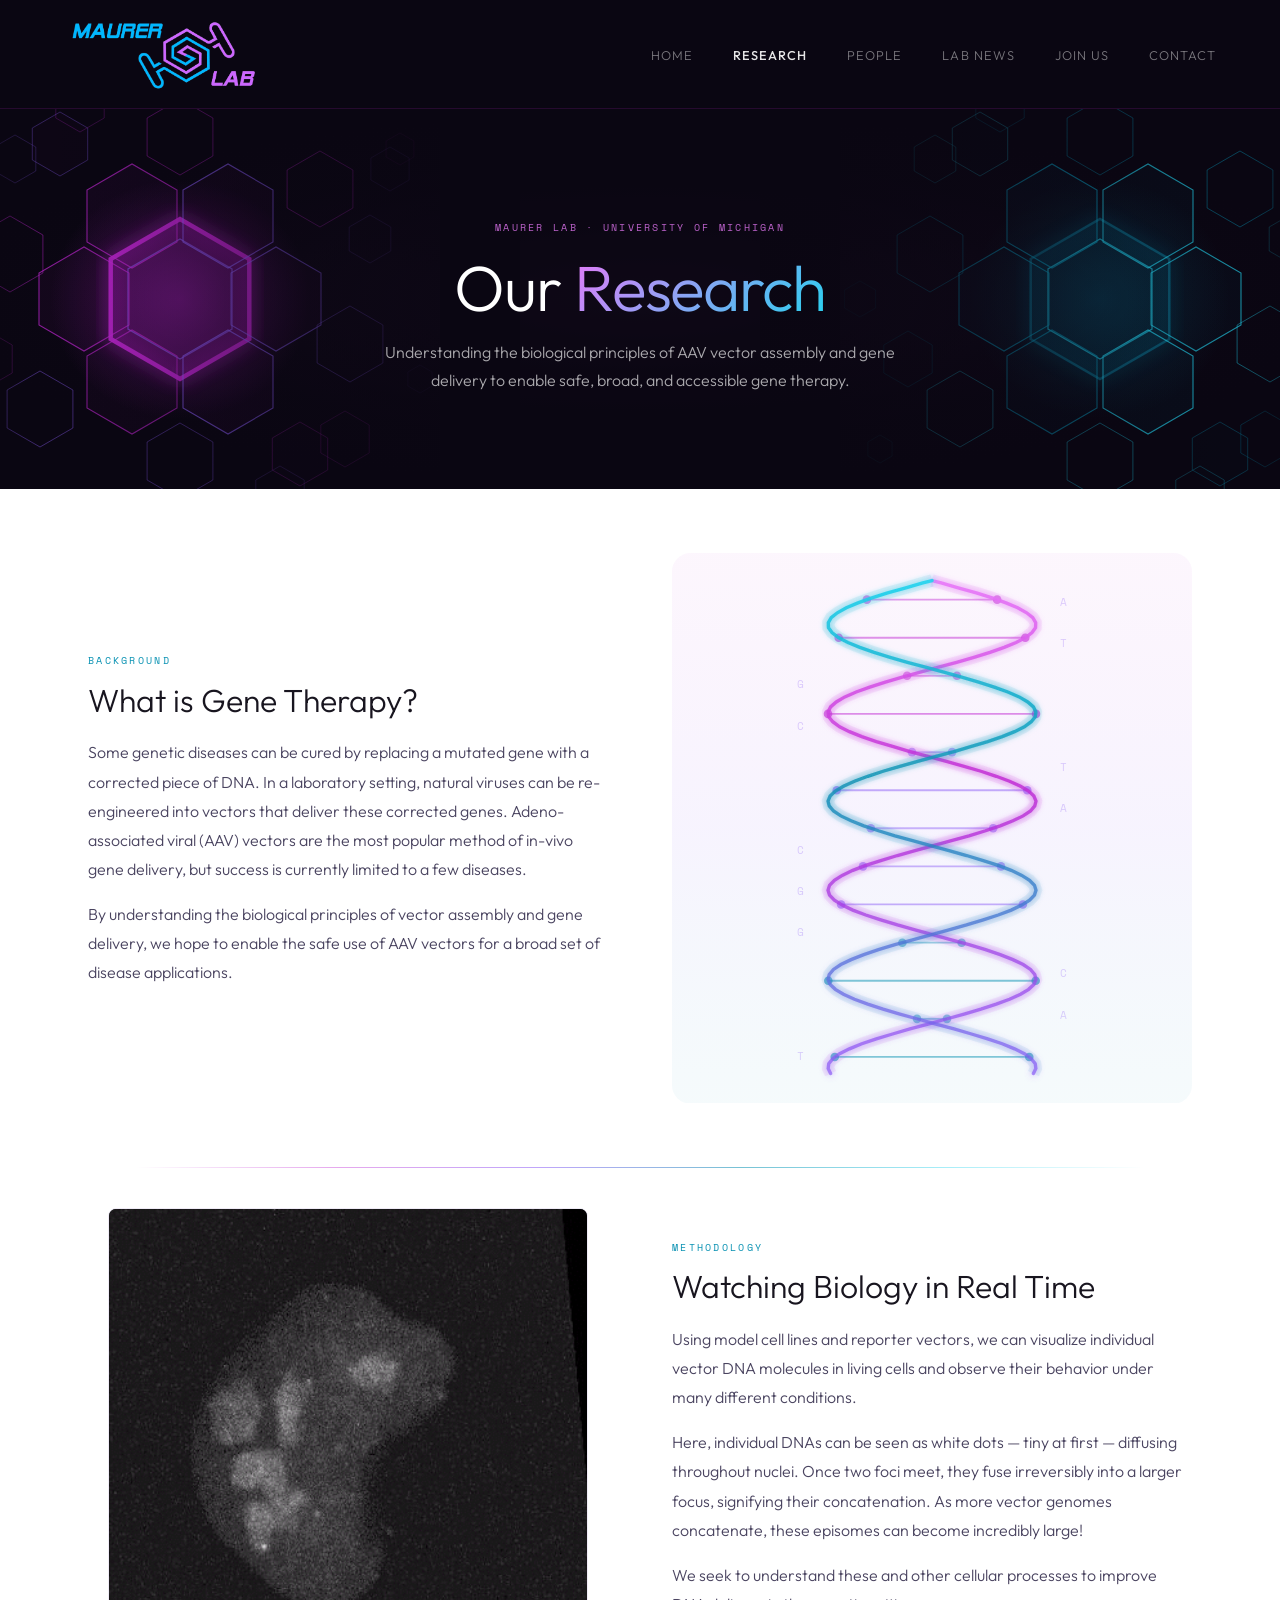
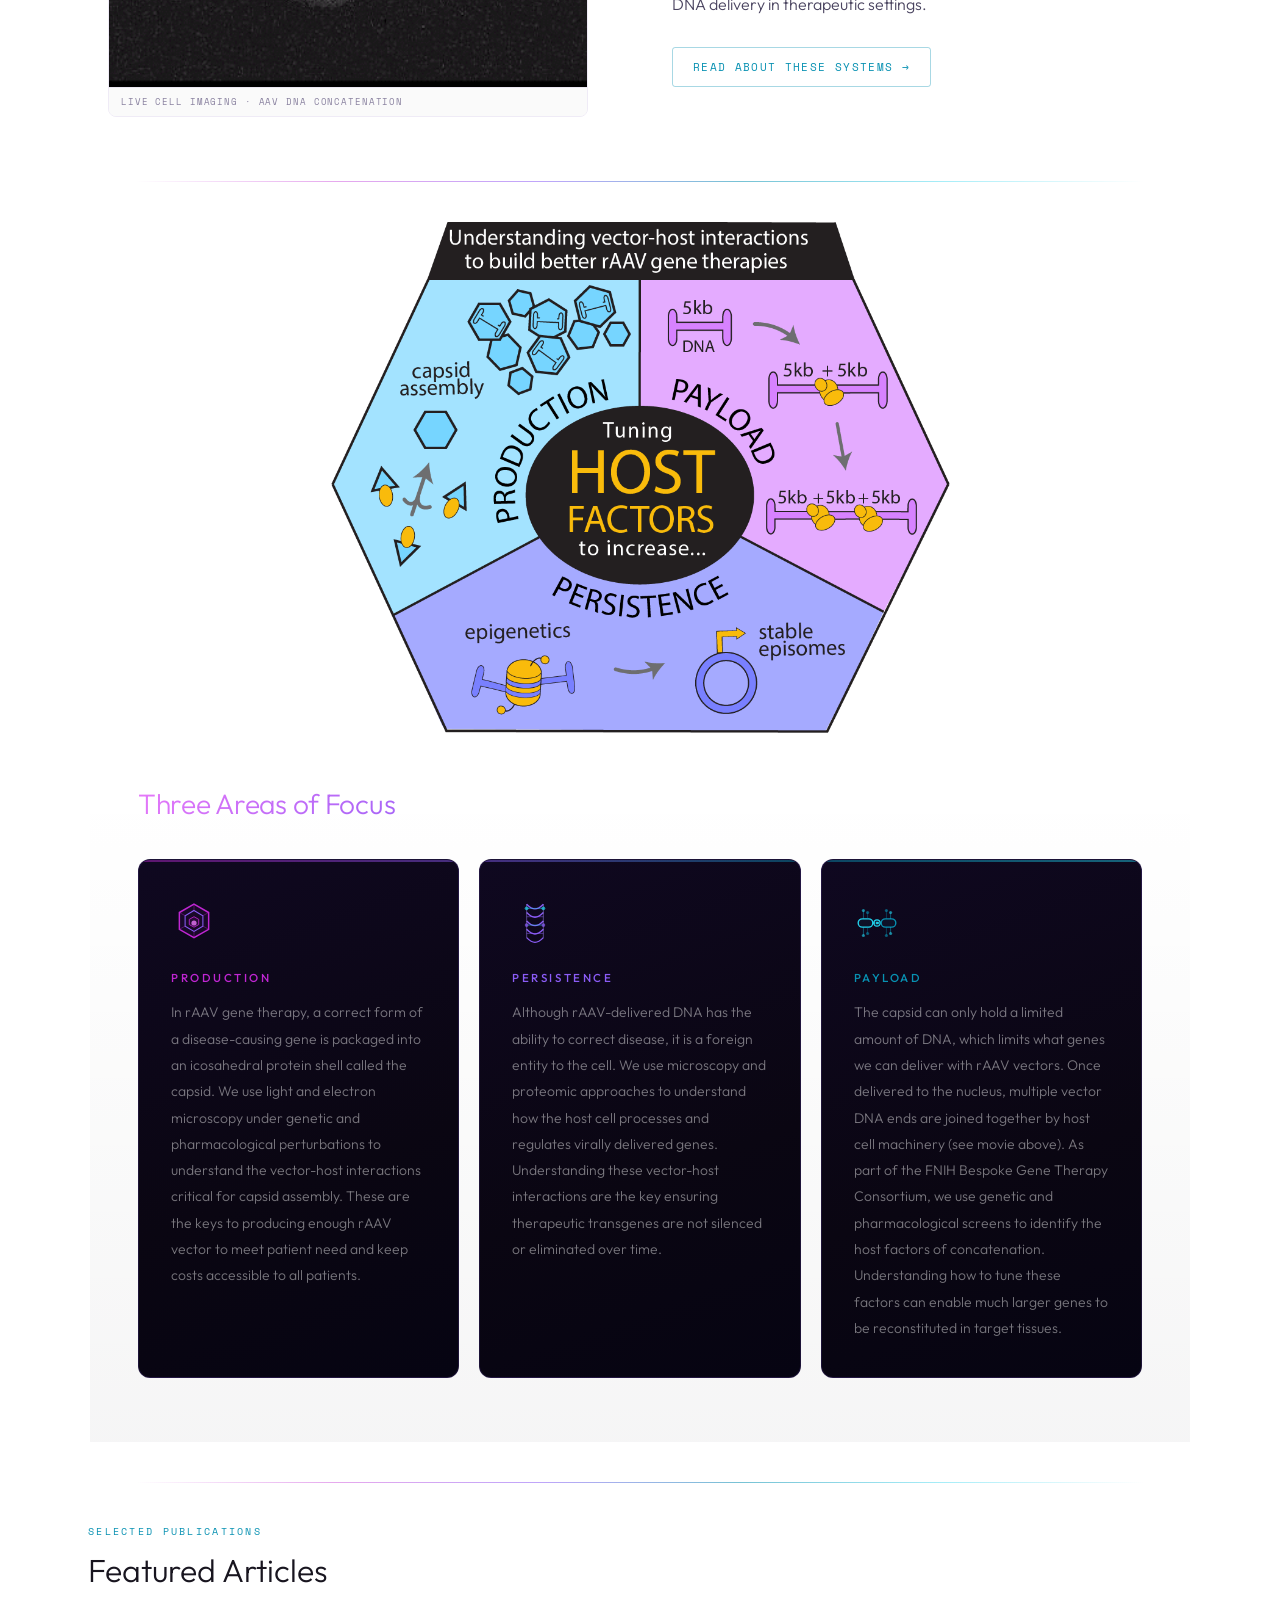
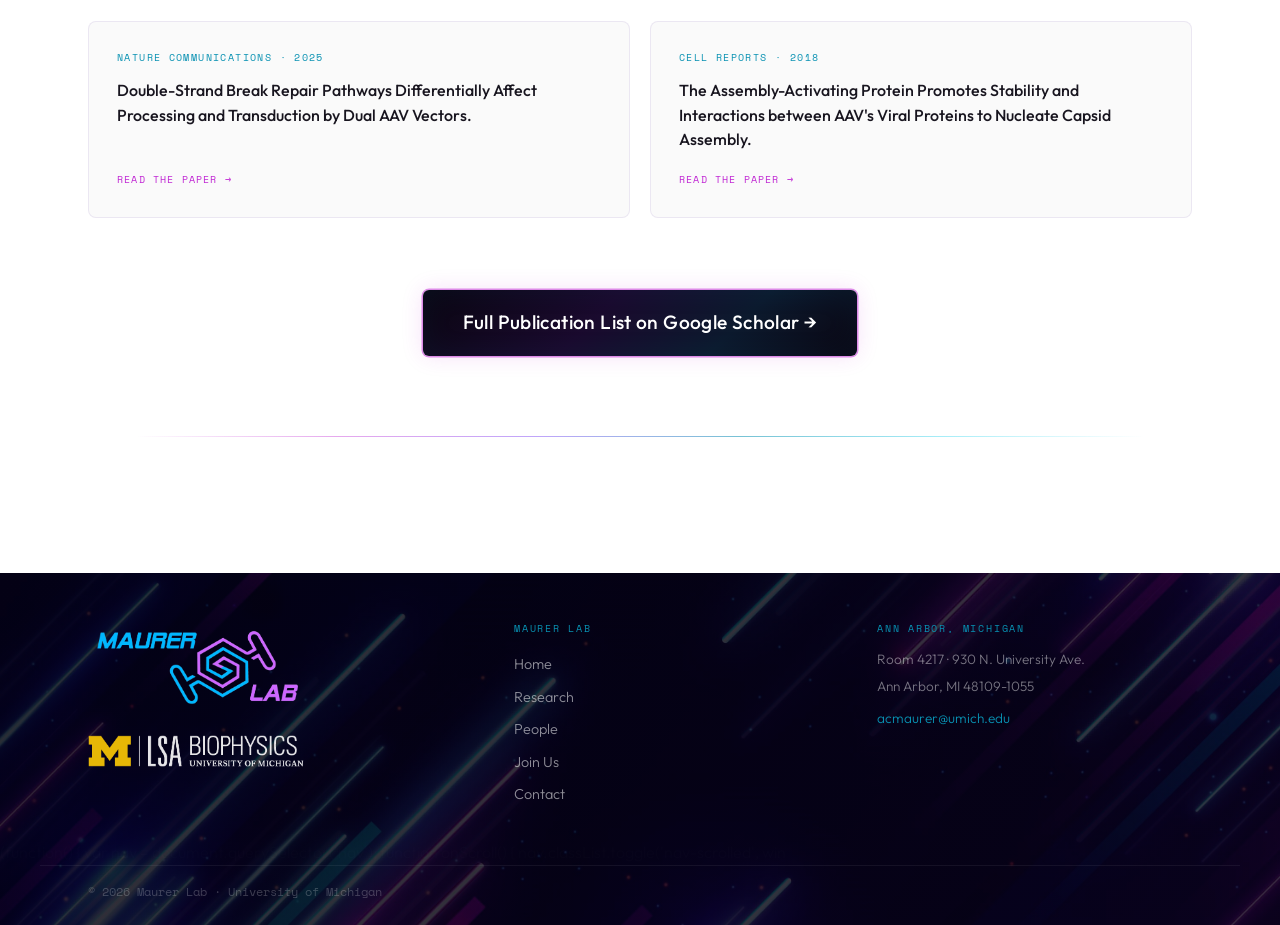
<file: research.html>
<!DOCTYPE html>
<html lang="en">
<head>
  <meta charset="UTF-8">
  <meta name="viewport" content="width=device-width, initial-scale=1.0">
  <title>Research — Maurer Lab</title>
  <link rel="preconnect" href="https://fonts.googleapis.com">
  <link href="https://fonts.googleapis.com/css2?family=Space+Mono:wght@400;700&family=Outfit:wght@300;400;500;600&display=swap" rel="stylesheet">
  <style>
/* ============================================================
   base.css — Maurer Lab
   Variables, reset, typography, buttons, nav, footer, layout
   ============================================================ */

/* ── VARIABLES ── */
:root {
  --bg: #ffffff;
  --surface: #fafafa;
  --surface2: #f5f2fa;
  --border: rgba(120, 90, 180, 0.12);
  --border-mid: rgba(120, 90, 180, 0.2);
  --accent-m: #c026d3;
  --accent-c: #0891b2;
  --text-primary: #18151f;
  --text-secondary: #4a4460;
  --text-muted: #8a82a0;
}

/* ── RESET ── */
* { margin: 0; padding: 0; box-sizing: border-box; }

body {
  background: var(--bg);
  color: var(--text-primary);
  font-family: 'Outfit', sans-serif;
  font-weight: 300;
  line-height: 1.65;
  overflow-x: hidden;
}

/* ── LAYOUT ── */
main {
  max-width: 1200px;
  margin: 0 auto;
  padding: 0 3rem 6rem;
}

/* ── BUTTONS ── */
.btn {
  display: inline-block;
  padding: 0.75rem 2rem;
  font-family: 'Space Mono', monospace;
  font-size: 0.72rem;
  letter-spacing: 0.14em;
  text-transform: uppercase;
  text-decoration: none;
  border-radius: 3px;
  transition: all 0.2s;
}
.btn-primary {
  background: linear-gradient(135deg, #c026d3, #0891b2);
  color: #fff; border: none;
}
.btn-primary:hover { opacity: 0.88; transform: translateY(-1px); }
.btn-outline {
  background: transparent;
  color: rgba(255,255,255,0.75);
  border: 1px solid rgba(255,255,255,0.28);
}
.btn-outline:hover { border-color: #e879f9; color: #e879f9; }

/* ── NAV ── */
header > nav, body > nav {
  position: sticky; top: 0; z-index: 100;
  display: flex; align-items: center; justify-content: space-between;
  padding: 0.8rem 4rem;
  background: #0a0612;
  border-bottom: 1px solid rgba(192,38,211,0.15);
  transition: padding 0.3s ease, border-color 0.3s ease;
}
header > nav.nav-scrolled, body > nav.nav-scrolled {
  padding: 0.35rem 4rem;
  border-bottom-color: rgba(192,38,211,0.25);
}
.nav-logo img { height: 82px; width: auto; display: block; transition: height 0.3s ease; }
.nav-scrolled .nav-logo img { height: 52px; }
.nav-links { display: flex; gap: 2.5rem; list-style: none; }
.nav-links a {
  font-size: 0.8rem; letter-spacing: 0.08em; text-transform: uppercase;
  color: rgba(255,255,255,0.45); text-decoration: none; transition: color 0.2s;
}
.nav-links a:hover { color: #e879f9; }
.nav-links a.active { color: rgba(255,255,255,0.9); font-weight: 500; }

/* ── SECTION HEADERS ── */
.section-header {
  display: flex; align-items: center; gap: 1.2rem;
  margin: 4rem 0 2rem;
}
.section-tag {
  font-family: 'Space Mono', monospace;
  font-size: 1.3rem; font-weight: 700; letter-spacing: -0.01em;
  color: var(--accent-m);
}
.section-tag.cyan { color: var(--accent-c); }
.section-rule {
  flex: 1; height: 1px;
  background: linear-gradient(90deg, var(--border-mid), transparent);
}

/* ── FOOTER ── */
.site-footer {
  position: relative;
  overflow: hidden;
  background: #04020e;
}
.footer-bg {
  position: absolute;
  inset: 0;
  z-index: 0;
}
.footer-bg-img {
  width: 100%; height: 100%;
  object-fit: cover; object-position: center;
  opacity: 0.75;
  display: block;
}
.footer-bg-overlay {
  position: absolute; inset: 0;
  background: linear-gradient(135deg, rgba(4,2,16,0.55) 0%, rgba(8,4,28,0.45) 100%);
}
.footer-inner {
  position: relative; z-index: 1;
  max-width: 1200px; margin: 0 auto;
  padding: 3rem 3rem 2rem;
  display: grid;
  grid-template-columns: 1.2fr 1fr 1fr;
  gap: 3rem;
  align-items: start;
}
.footer-brand {
  display: flex;
  flex-direction: column;
  align-items: flex-start;
  gap: 1.5rem;
}
.footer-logo-img {
  height: 90px;
  width: auto;
  max-width: 320px;
  display: block;
  object-fit: contain;
  object-position: left center;
}
.footer-umich-img {
  height: 32px; width: auto; max-width: 220px; display: block;
  opacity: 0.9; object-fit: contain; object-position: left center;
}
.footer-nav {
  display: flex;
  flex-direction: column;
  gap: 0.55rem;
  background: transparent;
  border: none;
  box-shadow: none;
  padding: 0;
}
.footer-nav-label,
.footer-address-label {
  font-family: 'Space Mono', monospace;
  font-size: 0.62rem; letter-spacing: 0.18em; text-transform: uppercase;
  color: var(--accent-c);
  margin-bottom: 0.4rem;
  display: block;
}
.footer-nav a {
  font-size: 0.9rem; color: rgba(255,255,255,0.55);
  text-decoration: none; transition: color 0.18s;
}
.footer-nav a:hover { color: #e879f9; }
.footer-address {
  display: flex;
  flex-direction: column;
  gap: 0.3rem;
}
.footer-address p {
  font-size: 0.85rem; color: rgba(255,255,255,0.45); line-height: 1.6;
}
.footer-address a {
  font-size: 0.85rem; color: var(--accent-c);
  text-decoration: none; margin-top: 0.3rem;
  transition: color 0.18s;
}
.footer-address a:hover { color: #e879f9; }
.footer-bottom {
  position: relative; z-index: 1;
  max-width: 1200px; margin: 0 auto;
  padding: 1rem 3rem 1.5rem;
  border-top: 1px solid rgba(255,255,255,0.06);
  font-size: 0.72rem; color: rgba(255,255,255,0.22);
  font-family: 'Space Mono', monospace;
}

/* ── RESEARCH PILLARS ── */
.research-pillars {
  max-width: 1100px; margin: 0 auto; padding: 0 3rem 4rem;
  background: linear-gradient(180deg, rgba(10,6,18,0) 0%, rgba(10,6,18,0.04) 100%);
}
.research-pillars-header {
  text-align: left; margin-bottom: 2rem;
  display: flex; flex-direction: column; gap: 0.5rem;
}
.research-pillars-eyebrow {
  font-family: 'Space Mono', monospace;
  font-size: 0.62rem; letter-spacing: 0.22em; text-transform: uppercase;
  color: #8b5cf6; display: block;
}
.research-pillars-title {
  font-size: clamp(1.5rem, 2.2vw, 2rem);
  font-weight: 300; letter-spacing: -0.01em; margin: 0;
  color: #fff;
  background: linear-gradient(135deg, #e879f9 0%, #8b5cf6 40%, #22d3ee 100%);
  -webkit-background-clip: text; -webkit-text-fill-color: transparent;
  background-clip: text;
}
.pillar-cards {
  display: grid; grid-template-columns: repeat(3, 1fr); gap: 1.25rem;
}
.pillar-card {
  position: relative;
  background: linear-gradient(160deg, #0f0820 0%, #0a0612 60%, #060412 100%);
  padding: 2.5rem 2rem 2.2rem;
  border-radius: 12px;
  border: 1px solid rgba(139,92,246,0.16);
  overflow: hidden;
  cursor: default;
  transition: transform 0.35s cubic-bezier(0.34,1.4,0.64,1),
              border-color 0.35s ease,
              box-shadow 0.35s ease;
}
/* card 1 — magenta */
.pillar-card:nth-child(1) { --c1: #c026d3; --c2: #8b5cf6; --cr: 192,38,211; --cg: 139,92,246; }
/* card 2 — violet */
.pillar-card:nth-child(2) { --c1: #8b5cf6; --c2: #0891b2; --cr: 139,92,246; --cg: 8,145,178; }
/* card 3 — cyan */
.pillar-card:nth-child(3) { --c1: #0891b2; --c2: #22d3ee; --cr: 8,145,178; --cg: 34,211,238; }

.pillar-card:hover {
  transform: translateY(-6px) scale(1.015);
  border-color: rgba(var(--cr), 0.5);
  box-shadow:
    0 20px 60px rgba(var(--cr), 0.15),
    0 8px 24px rgba(var(--cr), 0.10),
    0 0 0 1px rgba(var(--cr), 0.12),
    inset 0 1px 0 rgba(var(--cr), 0.15);
}

/* gradient line top */
.pillar-card::before {
  content: ''; position: absolute; top: 0; left: 0; right: 0; height: 2px;
  background: linear-gradient(90deg, var(--c1), var(--c2));
  opacity: 0.45; transition: opacity 0.35s ease, height 0.35s ease;
}
.pillar-card:hover::before { opacity: 1; height: 2px; }

/* ambient glow blob behind icon */
.pillar-card::after {
  content: ''; position: absolute;
  top: -40px; left: -40px;
  width: 200px; height: 200px;
  background: radial-gradient(circle, rgba(var(--cr), 0.12) 0%, transparent 70%);
  border-radius: 50%;
  opacity: 0; transition: opacity 0.4s ease;
  pointer-events: none;
}
.pillar-card:hover::after { opacity: 1; }

/* shimmer scan line on hover */
.pillar-card .pillar-shimmer {
  position: absolute; inset: 0;
  background: linear-gradient(
    105deg,
    transparent 40%,
    rgba(var(--cr), 0.04) 50%,
    transparent 60%
  );
  transform: translateX(-100%);
  transition: transform 0.6s cubic-bezier(0.4,0,0.2,1);
  pointer-events: none;
}
.pillar-card:hover .pillar-shimmer { transform: translateX(100%); }

.pillar-icon {
  width: 46px; height: 46px; margin-bottom: 1.6rem;
  display: block;
  filter: drop-shadow(0 0 6px rgba(var(--cr), 0));
  transition: filter 0.35s ease, transform 0.35s cubic-bezier(0.34,1.4,0.64,1);
}
.pillar-card:hover .pillar-icon {
  filter: drop-shadow(0 0 10px rgba(var(--cr), 0.6));
  transform: scale(1.12) translateY(-2px);
}

.pillar-title {
  font-size: 0.72rem; font-weight: 500; letter-spacing: 0.22em;
  text-transform: uppercase; margin: 0 0 1rem; line-height: 1;
  color: var(--c1);
  transition: color 0.3s;
}
.pillar-card:hover .pillar-title { color: var(--c2); }

.pillar-body {
  font-size: 0.875rem; color: rgba(255,255,255,0.45);
  line-height: 1.88; margin: 0;
  transition: color 0.35s ease;
}
.pillar-card:hover .pillar-body { color: rgba(255,255,255,0.72); }

/* subtle grid lines inside card */
.pillar-card .pillar-grid {
  position: absolute; inset: 0; pointer-events: none;
  background-image:
    linear-gradient(rgba(var(--cr), 0.03) 1px, transparent 1px),
    linear-gradient(90deg, rgba(var(--cr), 0.03) 1px, transparent 1px);
  background-size: 24px 24px;
  opacity: 0; transition: opacity 0.4s ease;
}
.pillar-card:hover .pillar-grid { opacity: 1; }

/* ── RESPONSIVE ── */
@media (max-width: 860px) {
  header > nav, body > nav { padding: 1rem 1.5rem; }
  main { padding: 0 1.5rem 4rem; }
  .footer-inner { grid-template-columns: 1fr 1fr; gap: 2rem; padding: 2.5rem 1.5rem 2rem; }
  .footer-brand { grid-column: 1 / -1; flex-direction: row; align-items: center; gap: 2rem; }
  .footer-bottom { padding: 1rem 1.5rem 1.5rem; }
}
@media (max-width: 600px) {
  .nav-links { display: none; }
  .footer-inner { grid-template-columns: 1fr; }
  .footer-brand { flex-direction: column; align-items: flex-start; }
}

/* ============================================================
   research.css — Maurer Lab
   Research page styles
   ============================================================ */

/* ── HERO ── */
.research-hero {
  position: relative;
  overflow: hidden;
  min-height: 380px;
  display: flex;
  align-items: center;
  justify-content: center;
  text-align: center;
  padding: 6rem 2rem 5rem;
  background: #0a0612;
}
.research-hero-canvas {
  position: absolute; inset: 0;
  width: 100%; height: 100%;
  pointer-events: none;
}
.research-hero-bg { display: none; }
.research-hero-overlay { display: none; }
.research-hero-inner {
  position: relative; z-index: 2;
  max-width: 620px;
  margin: 0 auto;
}
.research-eyebrow {
  font-family: 'Space Mono', monospace;
  font-size: 0.65rem; letter-spacing: 0.22em; text-transform: uppercase;
  color: rgba(232,121,249,0.8); display: block; margin: 0 0 1rem;
}
.research-hero-title {
  font-size: clamp(2.5rem, 5vw, 4.5rem);
  font-weight: 300; line-height: 1.08; letter-spacing: -0.02em;
  color: #fff; margin: 0 0 1rem;
}
.research-hero-title em {
  font-style: normal;
  background: linear-gradient(135deg, #e879f9, #22d3ee);
  -webkit-background-clip: text; -webkit-text-fill-color: transparent;
  background-clip: text;
}
.research-hero-sub {
  font-size: 1rem; color: rgba(255,255,255,0.65);
  max-width: 540px; margin: 0 auto; line-height: 1.75;
}

/* ── SHARED EYEBROW ── */
.research-section-eyebrow {
  font-family: 'Space Mono', monospace;
  font-size: 0.65rem; letter-spacing: 0.22em; text-transform: uppercase;
  color: var(--accent-c); display: block; margin-bottom: 0.75rem;
}

/* ── DIVIDER ── */
.research-divider {
  width: 100%; pointer-events: none; margin: 2.5rem 0; padding: 0 3rem;
}
.research-divider-line {
  height: 1px;
  background: linear-gradient(90deg,
    transparent 0%,
    rgba(192,38,211,0.4) 20%,
    rgba(139,92,246,0.55) 40%,
    rgba(8,145,178,0.55) 60%,
    rgba(34,211,238,0.4) 80%,
    transparent 100%
  );
}

/* ── INTRO ── */
.research-intro-graphic { display: flex; align-items: center; justify-content: center; }
.research-intro {
  display: grid;
  grid-template-columns: 1fr 1fr;
  gap: 4rem;
  align-items: center;
  margin: 4rem 0;
}
.research-intro-title {
  font-size: clamp(1.8rem, 2.5vw, 2.6rem);
  font-weight: 300; line-height: 1.15;
  color: var(--text-primary); margin-bottom: 1.25rem;
}
.research-intro-text p {
  font-size: 1rem; color: var(--text-secondary);
  line-height: 1.82; margin-bottom: 1rem;
}
.research-intro-card {
  background: var(--surface);
  border: 1px solid var(--border);
  border-radius: 8px;
  overflow: hidden;
}
.research-intro-stat {
  padding: 1.5rem 2rem;
  border-bottom: 1px solid var(--border);
  display: flex; flex-direction: column; gap: 0.2rem;
}
.research-intro-stat:last-child { border-bottom: none; }
.stat-num {
  font-family: 'Space Mono', monospace;
  font-size: 1.8rem; font-weight: 700;
  background: linear-gradient(135deg, #c026d3, #0891b2);
  -webkit-background-clip: text; -webkit-text-fill-color: transparent;
  background-clip: text;
  line-height: 1;
}
.stat-label {
  font-size: 0.72rem; color: var(--text-muted);
  font-family: 'Space Mono', monospace;
  letter-spacing: 0.1em; text-transform: uppercase;
}

/* ── LIVE CELL IMAGING ── */
.research-imaging {
  display: grid;
  grid-template-columns: 1fr 1fr;
  gap: 4rem;
  align-items: center;
  margin: 2rem 0 4rem;
}
.research-imaging-media { display: block; }
.research-imaging-media .gif-wrap { max-width: 480px; margin: 0 auto; }
.gif-wrap {
  display: flex; flex-direction: column; gap: 0;
  border-radius: 8px; overflow: hidden;
  border: 1px solid var(--border);
}
.research-gif {
  width: 100%; display: block;
  aspect-ratio: 1 / 1;
  object-fit: cover;
  background: #0a0612;
}
.gif-label {
  font-family: 'Space Mono', monospace;
  font-size: 0.55rem; letter-spacing: 0.1em; text-transform: uppercase;
  color: var(--text-muted);
  padding: 0.5rem 0.75rem;
  background: var(--surface);
  border-top: 1px solid var(--border);
  line-height: 1.4;
}
.research-imaging-title {
  font-size: clamp(1.8rem, 2.5vw, 2.6rem);
  font-weight: 300; line-height: 1.15;
  color: var(--text-primary); margin-bottom: 1.25rem;
}
.research-imaging-text p {
  font-size: 1rem; color: var(--text-secondary);
  line-height: 1.82; margin-bottom: 1rem;
}
.research-link-btn {
  display: inline-block;
  margin-top: 0.75rem;
  font-family: 'Space Mono', monospace;
  font-size: 0.7rem; letter-spacing: 0.12em; text-transform: uppercase;
  color: var(--accent-c); text-decoration: none;
  border: 1px solid rgba(8,145,178,0.35);
  border-radius: 3px;
  padding: 0.6rem 1.25rem;
  transition: background 0.2s, color 0.2s, border-color 0.2s;
}
.research-link-btn:hover {
  background: rgba(8,145,178,0.08);
  border-color: var(--accent-c);
  color: #22d3ee;
}

/* ── PUBLICATIONS ── */
.research-pubs {
  margin: 2rem 0 4rem;
}
.research-pubs-header { margin-bottom: 2rem; }
.research-pubs-title {
  font-size: clamp(1.8rem, 2.5vw, 2.4rem);
  font-weight: 300; color: var(--text-primary); line-height: 1.15;
}
.pub-list {
  display: grid;
  grid-template-columns: 1fr 1fr;
  gap: 1.25rem;
  margin-bottom: 2rem;
}
.pub-card {
  display: flex; flex-direction: column;
  padding: 1.75rem;
  border-radius: 8px;
  border: 1px solid var(--border);
  background: var(--surface);
  text-decoration: none;
  transition: background 0.2s, border-color 0.2s, transform 0.2s;
}
.pub-card:hover {
  background: #fdf8ff;
  border-color: var(--border-mid);
  transform: translateY(-3px);
  box-shadow: 0 6px 24px rgba(192,38,211,0.08);
}
.pub-journal {
  font-family: 'Space Mono', monospace;
  font-size: 0.62rem; letter-spacing: 0.14em; text-transform: uppercase;
  color: var(--accent-c); margin-bottom: 0.75rem;
}
.pub-title {
  font-size: 1rem; font-weight: 500;
  color: var(--text-primary); line-height: 1.55;
  flex: 1; margin-bottom: 1.25rem;
}
.pub-link {
  font-family: 'Space Mono', monospace;
  font-size: 0.62rem; letter-spacing: 0.12em; text-transform: uppercase;
  color: var(--accent-m); margin-top: auto;
}
.pub-all {
  text-align: center;
  padding: 2.5rem 0 1rem;
}
.pub-all-btn {
  font-family: 'Outfit', sans-serif;
  font-size: 1.2rem;
  font-weight: 500;
  letter-spacing: 0.02em;
  color: #fff;
  text-decoration: none;
  border: none;
  border-radius: 6px;
  padding: 1.1rem 2.5rem;
  display: inline-block;
  background: linear-gradient(135deg, #0a0612 0%, #1a0a2e 40%, #0c1a2e 70%, #0a0612 100%);
  position: relative;
  transition: transform 0.2s, box-shadow 0.2s;
  box-shadow: 0 0 0 1.5px rgba(192,38,211,0.5), 0 0 22px rgba(192,38,211,0.15), inset 0 0 30px rgba(8,145,178,0.08);
}
.pub-all-btn::before {
  content: '';
  position: absolute; inset: 0;
  border-radius: 6px;
  background: linear-gradient(135deg, #c026d3, #8b5cf6, #0891b2, #22d3ee);
  opacity: 0;
  transition: opacity 0.25s ease;
  z-index: 0;
}
.pub-all-btn span, .pub-all-btn {
  position: relative; z-index: 1;
}
.pub-all-btn:hover {
  transform: translateY(-2px);
  box-shadow: 0 0 0 1.5px rgba(34,211,238,0.7), 0 0 32px rgba(192,38,211,0.3), inset 0 0 30px rgba(8,145,178,0.12);
}
.pub-all-btn:hover::before {
  opacity: 0.18;
}

/* ── RESPONSIVE ── */
@media (max-width: 900px) {
  .research-intro-graphic { display: flex; align-items: center; justify-content: center; }
.research-intro { grid-template-columns: 1fr; gap: 2rem; }
  .research-imaging { grid-template-columns: 1fr; gap: 2.5rem; }
  .pillar-cards { grid-template-columns: 1fr; gap: 0; }
  .pillar-card:first-child { border-radius: 8px 8px 0 0; border-right: 1px solid rgba(192,38,211,0.2); border-bottom: none; }
  .pillar-card:last-child { border-radius: 0 0 8px 8px; border-left: 1px solid rgba(8,145,178,0.2); }
  .pub-list { grid-template-columns: 1fr; }
}
@media (max-width: 600px) {
  .research-imaging-media { display: block; }
}

/* ── RESEARCH OVERVIEW FIGURE ── */
.research-figure {
  display: grid;
  grid-template-columns: 1fr 1fr;
  gap: 4rem;
  align-items: center;
  margin: 2rem 0 4rem;
  background: #0a0612;
  border-radius: 10px;
  border: 1px solid rgba(192,38,211,0.15);
  padding: 3rem;
  overflow: hidden;
}
.research-figure-title {
  font-size: clamp(1.8rem, 2.5vw, 2.6rem);
  font-weight: 300; line-height: 1.15;
  color: #fff; margin-bottom: 1.25rem;
}
.research-figure-title em {
  font-style: normal;
  background: linear-gradient(135deg, #e879f9, #22d3ee);
  -webkit-background-clip: text; -webkit-text-fill-color: transparent;
  background-clip: text;
}
.research-figure-text p {
  font-size: 1rem; color: rgba(255,255,255,0.62);
  line-height: 1.82;
}
.research-figure-text .research-section-eyebrow {
  color: var(--accent-c);
}
.research-figure-img-wrap {
  display: flex;
  justify-content: center;
  align-items: center;
}
.research-figure-img {
  width: 100%;
  max-width: 480px;
  height: auto;
  display: block;
  mix-blend-mode: lighten;
  /* image has black bg — blend it with the dark card */
  border-radius: 4px;
}

@media (max-width: 900px) {
  .research-figure {
    grid-template-columns: 1fr;
    gap: 2rem;
    padding: 2rem;
  }
  .research-figure-img { max-width: 360px; margin: 0 auto; }
}


/* ── MOBILE NAV ── */
.nav-hamburger {
  display: none; flex-direction: column; justify-content: center;
  gap: 5px; width: 36px; height: 36px;
  background: none; border: none; cursor: pointer; padding: 4px; z-index: 200;
}
.nav-hamburger span {
  display: block; height: 2px; width: 100%;
  background: rgba(255,255,255,0.85); border-radius: 2px;
  transition: transform 0.25s ease, opacity 0.25s ease;
}
.nav-hamburger.open span:nth-child(1) { transform: translateY(7px) rotate(45deg); }
.nav-hamburger.open span:nth-child(2) { opacity: 0; }
.nav-hamburger.open span:nth-child(3) { transform: translateY(-7px) rotate(-45deg); }
@media (max-width: 768px) {
  header > nav, body > nav { padding: 0.6rem 1.5rem !important; }
  header > nav.nav-scrolled, body > nav.nav-scrolled { padding: 0.35rem 1.5rem !important; }
  .nav-logo img { height: 58px !important; }
  .nav-scrolled .nav-logo img { height: 42px !important; }
  .nav-hamburger { display: flex; }
  .nav-links {
    display: flex !important; flex-direction: column;
    position: fixed; top: 0; left: 0; right: 0; bottom: 0;
    background: rgba(8,4,18,0.97); backdrop-filter: blur(12px);
    align-items: center; justify-content: center;
    gap: 2.2rem; z-index: 150;
    opacity: 0; pointer-events: none;
    transition: opacity 0.25s ease; padding: 0; margin: 0;
  }
  .nav-links.mobile-open { opacity: 1; pointer-events: all; }
  .nav-links li { list-style: none; }
  .nav-links a { font-size: 1.2rem !important; letter-spacing: 0.14em; color: rgba(255,255,255,0.7) !important; }
  .nav-links a:hover, .nav-links a.active { color: #e879f9 !important; }
}
  

  </style>
</head>
<body>

<nav>
  <a href="index.html" class="nav-logo">
    <img src="assets/img/MaurerLabs-Logo_FinalFrame100cropped.png" alt="Maurer Lab">
  </a>
  <ul class="nav-links">
    <li><a href="index.html">Home</a></li>
    <li><a href="research.html" class="active">Research</a></li>
    <li><a href="people.html">People</a></li>
    <li><a href="index.html#news-anchor">Lab News</a></li>
    <li><a href="join.html">Join Us</a></li>
    <li><a href="contact.html">Contact</a></li>
  </ul>
  <button class="nav-hamburger" id="navHamburger" aria-label="Menu"><span></span><span></span><span></span></button>
</nav>

<header class="research-hero">
  <svg class="research-hero-canvas" viewBox="0 0 1440 380" preserveAspectRatio="xMidYMid slice" xmlns="http://www.w3.org/2000/svg">
  <defs>
    <radialGradient id="rhg" cx="50%" cy="50%" r="50%">
      <stop offset="0%" stop-color="#e879f9" stop-opacity="0.08"/>
      <stop offset="100%" stop-color="#0a0612" stop-opacity="0"/>
    </radialGradient>
    <radialGradient id="rglow_m" cx="50%" cy="50%" r="50%">
      <stop offset="0%" stop-color="#c026d3" stop-opacity="0.40"/>
      <stop offset="100%" stop-color="#c026d3" stop-opacity="0"/>
    </radialGradient>
    <radialGradient id="rglow_c" cx="50%" cy="50%" r="50%">
      <stop offset="0%" stop-color="#0891b2" stop-opacity="0.40"/>
      <stop offset="100%" stop-color="#0891b2" stop-opacity="0"/>
    </radialGradient>
    <linearGradient id="rfade_l" x1="0" y1="0" x2="1" y2="0">
      <stop offset="0%" stop-color="#0a0612" stop-opacity="1"/>
      <stop offset="100%" stop-color="#0a0612" stop-opacity="0"/>
    </linearGradient>
    <linearGradient id="rfade_r" x1="1" y1="0" x2="0" y2="0">
      <stop offset="0%" stop-color="#0a0612" stop-opacity="1"/>
      <stop offset="100%" stop-color="#0a0612" stop-opacity="0"/>
    </linearGradient>
    <linearGradient id="rfade_cl" x1="1" y1="0" x2="0" y2="0">
      <stop offset="0%" stop-color="#0a0612" stop-opacity="0.90"/>
      <stop offset="100%" stop-color="#0a0612" stop-opacity="0"/>
    </linearGradient>
    <linearGradient id="rfade_cr" x1="0" y1="0" x2="1" y2="0">
      <stop offset="0%" stop-color="#0a0612" stop-opacity="0.90"/>
      <stop offset="100%" stop-color="#0a0612" stop-opacity="0"/>
    </linearGradient>
    <filter id="r-glow-m"><feGaussianBlur stdDeviation="9" result="blur"/><feMerge><feMergeNode in="blur"/><feMergeNode in="SourceGraphic"/></feMerge></filter>
    <filter id="r-glow-c"><feGaussianBlur stdDeviation="9" result="blur"/><feMerge><feMergeNode in="blur"/><feMergeNode in="SourceGraphic"/></feMerge></filter>
  </defs>
  <rect width="1440" height="380" fill="#0a0612"/>
  <rect width="1440" height="380" fill="url(#rhg)"/>
<ellipse cx="260" cy="190" rx="130" ry="120" fill="url(#rglow_m)" opacity="0.75"><animate attributeName="opacity" values="0.45;0.95;0.45" dur="3.2s" begin="0s" repeatCount="indefinite"/></ellipse>
<polygon points="329.3,150.0 329.3,230.0 260.0,270.0 190.7,230.0 190.7,150.0 260.0,110.0" fill="rgba(192,38,211,0.14)" stroke="#c026d3" stroke-width="2.4" opacity="0.95" filter="url(#r-glow-m)"><animate attributeName="opacity" values="0.47;0.95;0.47" dur="3.2s" begin="0s" repeatCount="indefinite"/><animate attributeName="stroke-width" values="2.4;4.6;2.4" dur="3.2s" begin="0s" repeatCount="indefinite"/></polygon>
<polygon points="312.0,160.0 312.0,220.0 260.0,250.0 208.0,220.0 208.0,160.0 260.0,130.0" fill="none" stroke="#8b5cf6" stroke-width="1.3" opacity="0.6"/>
<polygon points="209.0,164.0 209.0,216.0 164.0,242.0 119.0,216.0 119.0,164.0 164.0,138.0" fill="rgba(192,38,211,0.07)" stroke="#c026d3" stroke-width="1.1" opacity="0.7"/>
<polygon points="401.0,164.0 401.0,216.0 356.0,242.0 311.0,216.0 311.0,164.0 356.0,138.0" fill="rgba(192,38,211,0.06)" stroke="#8b5cf6" stroke-width="1.1" opacity="0.65"/>
<polygon points="257.0,81.0 257.0,133.0 212.0,159.0 167.0,133.0 167.0,81.0 212.0,55.0" fill="rgba(192,38,211,0.08)" stroke="#c026d3" stroke-width="1.1" opacity="0.72"/>
<polygon points="353.0,81.0 353.0,133.0 308.0,159.0 263.0,133.0 263.0,81.0 308.0,55.0" fill="rgba(192,38,211,0.07)" stroke="#8b5cf6" stroke-width="1.1" opacity="0.68"/>
<polygon points="257.0,247.0 257.0,299.0 212.0,325.0 167.0,299.0 167.0,247.0 212.0,221.0" fill="rgba(192,38,211,0.06)" stroke="#c026d3" stroke-width="1.1" opacity="0.65"/>
<polygon points="353.0,247.0 353.0,299.0 308.0,325.0 263.0,299.0 263.0,247.0 308.0,221.0" fill="rgba(192,38,211,0.08)" stroke="#8b5cf6" stroke-width="1.1" opacity="0.7"/>
<polygon points="122.9,126.0 122.9,164.0 90.0,183.0 57.1,164.0 57.1,126.0 90.0,107.0" fill="none" stroke="#c026d3" stroke-width="0.9" opacity="0.48"/>
<polygon points="152.9,281.0 152.9,319.0 120.0,338.0 87.1,319.0 87.1,281.0 120.0,262.0" fill="none" stroke="#8b5cf6" stroke-width="0.9" opacity="0.45"/>
<polygon points="432.9,61.0 432.9,99.0 400.0,118.0 367.1,99.0 367.1,61.0 400.0,42.0" fill="none" stroke="#c026d3" stroke-width="0.9" opacity="0.48"/>
<polygon points="462.9,216.0 462.9,254.0 430.0,273.0 397.1,254.0 397.1,216.0 430.0,197.0" fill="none" stroke="#8b5cf6" stroke-width="0.9" opacity="0.45"/>
<polygon points="292.9,9.0 292.9,47.0 260.0,66.0 227.1,47.0 227.1,9.0 260.0,-10.0" fill="none" stroke="#c026d3" stroke-width="0.9" opacity="0.44"/>
<polygon points="292.9,333.0 292.9,371.0 260.0,390.0 227.1,371.0 227.1,333.0 260.0,314.0" fill="none" stroke="#8b5cf6" stroke-width="0.9" opacity="0.42"/>
<polygon points="92.2,236.0 92.2,264.0 68.0,278.0 43.8,264.0 43.8,236.0 68.0,222.0" fill="none" stroke="#c026d3" stroke-width="0.7" opacity="0.35"/>
<polygon points="115.8,38.0 115.8,62.0 95.0,74.0 74.2,62.0 74.2,38.0 95.0,26.0" fill="none" stroke="#8b5cf6" stroke-width="0.7" opacity="0.32"/>
<polygon points="449.2,316.0 449.2,344.0 425.0,358.0 400.8,344.0 400.8,316.0 425.0,302.0" fill="none" stroke="#c026d3" stroke-width="0.7" opacity="0.35"/>
<polygon points="470.8,118.0 470.8,142.0 450.0,154.0 429.2,142.0 429.2,118.0 450.0,106.0" fill="none" stroke="#8b5cf6" stroke-width="0.7" opacity="0.32"/>
<polygon points="184.2,-19.0 184.2,9.0 160.0,23.0 135.8,9.0 135.8,-19.0 160.0,-33.0" fill="none" stroke="#c026d3" stroke-width="0.7" opacity="0.34"/>
<polygon points="384.2,371.0 384.2,399.0 360.0,413.0 335.8,399.0 335.8,371.0 360.0,357.0" fill="none" stroke="#8b5cf6" stroke-width="0.7" opacity="0.32"/>
<polygon points="35.6,181.0 35.6,199.0 20.0,208.0 4.4,199.0 4.4,181.0 20.0,172.0" fill="none" stroke="#c026d3" stroke-width="0.6" opacity="0.26"/>
<polygon points="52.1,333.0 52.1,347.0 40.0,354.0 27.9,347.0 27.9,333.0 40.0,326.0" fill="none" stroke="#8b5cf6" stroke-width="0.5" opacity="0.22"/>
<polygon points="493.9,32.0 493.9,48.0 480.0,56.0 466.1,48.0 466.1,32.0 480.0,24.0" fill="none" stroke="#c026d3" stroke-width="0.5" opacity="0.24"/>
<polygon points="512.1,263.0 512.1,277.0 500.0,284.0 487.9,277.0 487.9,263.0 500.0,256.0" fill="none" stroke="#8b5cf6" stroke-width="0.5" opacity="0.22"/>
<polygon points="157.3,400.0 157.3,420.0 140.0,430.0 122.7,420.0 122.7,400.0 140.0,390.0" fill="none" stroke="#c026d3" stroke-width="0.6" opacity="0.28"/>
<polygon points="395.6,-39.0 395.6,-21.0 380.0,-12.0 364.4,-21.0 364.4,-39.0 380.0,-48.0" fill="none" stroke="#8b5cf6" stroke-width="0.6" opacity="0.26"/>
<polygon points="167.7,19.0 167.7,51.0 140.0,67.0 112.3,51.0 112.3,19.0 140.0,3.0" fill="rgba(192,38,211,0.04)" stroke="#8b5cf6" stroke-width="0.8" opacity="0.4"/>
<polygon points="407.7,329.0 407.7,361.0 380.0,377.0 352.3,361.0 352.3,329.0 380.0,313.0" fill="rgba(192,38,211,0.04)" stroke="#c026d3" stroke-width="0.8" opacity="0.38"/>
<polygon points="489.1,49.0 489.1,71.0 470.0,82.0 450.9,71.0 450.9,49.0 470.0,38.0" fill="none" stroke="#8b5cf6" stroke-width="0.6" opacity="0.28"/>
<ellipse cx="1180" cy="190" rx="130" ry="120" fill="url(#rglow_c)" opacity="0.75"><animate attributeName="opacity" values="0.45;0.95;0.45" dur="3.2s" begin="-1.6s" repeatCount="indefinite"/></ellipse>
<polygon points="1249.3,150.0 1249.3,230.0 1180.0,270.0 1110.7,230.0 1110.7,150.0 1180.0,110.0" fill="rgba(8,145,178,0.14)" stroke="#0891b2" stroke-width="2.4" opacity="0.95" filter="url(#r-glow-c)"><animate attributeName="opacity" values="0.47;0.95;0.47" dur="3.2s" begin="-1.6s" repeatCount="indefinite"/><animate attributeName="stroke-width" values="2.4;4.6;2.4" dur="3.2s" begin="-1.6s" repeatCount="indefinite"/></polygon>
<polygon points="1232.0,160.0 1232.0,220.0 1180.0,250.0 1128.0,220.0 1128.0,160.0 1180.0,130.0" fill="none" stroke="#22d3ee" stroke-width="1.3" opacity="0.6"/>
<polygon points="1129.0,164.0 1129.0,216.0 1084.0,242.0 1039.0,216.0 1039.0,164.0 1084.0,138.0" fill="rgba(8,145,178,0.07)" stroke="#0891b2" stroke-width="1.1" opacity="0.7"/>
<polygon points="1321.0,164.0 1321.0,216.0 1276.0,242.0 1231.0,216.0 1231.0,164.0 1276.0,138.0" fill="rgba(8,145,178,0.06)" stroke="#22d3ee" stroke-width="1.1" opacity="0.65"/>
<polygon points="1177.0,81.0 1177.0,133.0 1132.0,159.0 1087.0,133.0 1087.0,81.0 1132.0,55.0" fill="rgba(8,145,178,0.08)" stroke="#0891b2" stroke-width="1.1" opacity="0.72"/>
<polygon points="1273.0,81.0 1273.0,133.0 1228.0,159.0 1183.0,133.0 1183.0,81.0 1228.0,55.0" fill="rgba(8,145,178,0.07)" stroke="#22d3ee" stroke-width="1.1" opacity="0.68"/>
<polygon points="1177.0,247.0 1177.0,299.0 1132.0,325.0 1087.0,299.0 1087.0,247.0 1132.0,221.0" fill="rgba(8,145,178,0.06)" stroke="#0891b2" stroke-width="1.1" opacity="0.65"/>
<polygon points="1273.0,247.0 1273.0,299.0 1228.0,325.0 1183.0,299.0 1183.0,247.0 1228.0,221.0" fill="rgba(8,145,178,0.08)" stroke="#22d3ee" stroke-width="1.1" opacity="0.7"/>
<polygon points="1042.9,126.0 1042.9,164.0 1010.0,183.0 977.1,164.0 977.1,126.0 1010.0,107.0" fill="none" stroke="#0891b2" stroke-width="0.9" opacity="0.48"/>
<polygon points="1072.9,281.0 1072.9,319.0 1040.0,338.0 1007.1,319.0 1007.1,281.0 1040.0,262.0" fill="none" stroke="#22d3ee" stroke-width="0.9" opacity="0.45"/>
<polygon points="1352.9,61.0 1352.9,99.0 1320.0,118.0 1287.1,99.0 1287.1,61.0 1320.0,42.0" fill="none" stroke="#0891b2" stroke-width="0.9" opacity="0.48"/>
<polygon points="1382.9,216.0 1382.9,254.0 1350.0,273.0 1317.1,254.0 1317.1,216.0 1350.0,197.0" fill="none" stroke="#22d3ee" stroke-width="0.9" opacity="0.45"/>
<polygon points="1212.9,9.0 1212.9,47.0 1180.0,66.0 1147.1,47.0 1147.1,9.0 1180.0,-10.0" fill="none" stroke="#0891b2" stroke-width="0.9" opacity="0.44"/>
<polygon points="1212.9,333.0 1212.9,371.0 1180.0,390.0 1147.1,371.0 1147.1,333.0 1180.0,314.0" fill="none" stroke="#22d3ee" stroke-width="0.9" opacity="0.42"/>
<polygon points="1012.2,236.0 1012.2,264.0 988.0,278.0 963.8,264.0 963.8,236.0 988.0,222.0" fill="none" stroke="#0891b2" stroke-width="0.7" opacity="0.35"/>
<polygon points="1035.8,38.0 1035.8,62.0 1015.0,74.0 994.2,62.0 994.2,38.0 1015.0,26.0" fill="none" stroke="#22d3ee" stroke-width="0.7" opacity="0.32"/>
<polygon points="1369.2,316.0 1369.2,344.0 1345.0,358.0 1320.8,344.0 1320.8,316.0 1345.0,302.0" fill="none" stroke="#0891b2" stroke-width="0.7" opacity="0.35"/>
<polygon points="1390.8,118.0 1390.8,142.0 1370.0,154.0 1349.2,142.0 1349.2,118.0 1370.0,106.0" fill="none" stroke="#22d3ee" stroke-width="0.7" opacity="0.32"/>
<polygon points="1104.2,-19.0 1104.2,9.0 1080.0,23.0 1055.8,9.0 1055.8,-19.0 1080.0,-33.0" fill="none" stroke="#0891b2" stroke-width="0.7" opacity="0.34"/>
<polygon points="1304.2,371.0 1304.2,399.0 1280.0,413.0 1255.8,399.0 1255.8,371.0 1280.0,357.0" fill="none" stroke="#22d3ee" stroke-width="0.7" opacity="0.32"/>
<polygon points="955.6,181.0 955.6,199.0 940.0,208.0 924.4,199.0 924.4,181.0 940.0,172.0" fill="none" stroke="#0891b2" stroke-width="0.6" opacity="0.26"/>
<polygon points="972.1,333.0 972.1,347.0 960.0,354.0 947.9,347.0 947.9,333.0 960.0,326.0" fill="none" stroke="#22d3ee" stroke-width="0.5" opacity="0.22"/>
<polygon points="1413.9,32.0 1413.9,48.0 1400.0,56.0 1386.1,48.0 1386.1,32.0 1400.0,24.0" fill="none" stroke="#0891b2" stroke-width="0.5" opacity="0.24"/>
<polygon points="1432.1,263.0 1432.1,277.0 1420.0,284.0 1407.9,277.0 1407.9,263.0 1420.0,256.0" fill="none" stroke="#22d3ee" stroke-width="0.5" opacity="0.22"/>
<polygon points="1077.3,400.0 1077.3,420.0 1060.0,430.0 1042.7,420.0 1042.7,400.0 1060.0,390.0" fill="none" stroke="#0891b2" stroke-width="0.6" opacity="0.28"/>
<polygon points="1315.6,-39.0 1315.6,-21.0 1300.0,-12.0 1284.4,-21.0 1284.4,-39.0 1300.0,-48.0" fill="none" stroke="#22d3ee" stroke-width="0.6" opacity="0.26"/>
<polygon points="1087.7,19.0 1087.7,51.0 1060.0,67.0 1032.3,51.0 1032.3,19.0 1060.0,3.0" fill="rgba(8,145,178,0.04)" stroke="#22d3ee" stroke-width="0.8" opacity="0.4"/>
<polygon points="1327.7,329.0 1327.7,361.0 1300.0,377.0 1272.3,361.0 1272.3,329.0 1300.0,313.0" fill="rgba(8,145,178,0.04)" stroke="#0891b2" stroke-width="0.8" opacity="0.38"/>
<polygon points="1409.1,49.0 1409.1,71.0 1390.0,82.0 1370.9,71.0 1370.9,49.0 1390.0,38.0" fill="none" stroke="#22d3ee" stroke-width="0.6" opacity="0.28"/>
  <rect width="120" height="380" fill="url(#rfade_l)"/>
  <rect x="1320" width="120" height="380" fill="url(#rfade_r)"/>
  <rect x="120" width="480" height="380" fill="url(#rfade_cl)"/>
  <rect x="520" width="400" height="380" fill="#0a0612" opacity="0.75"/>
  <rect x="840" width="480" height="380" fill="url(#rfade_cr)"/>
</svg>
  <div class="research-hero-inner">
    <span class="research-eyebrow">Maurer Lab &middot; University of Michigan</span>
    <h1 class="research-hero-title">Our <em>Research</em></h1>
    <p class="research-hero-sub">Understanding the biological principles of AAV vector assembly and gene delivery to enable safe, broad, and accessible gene therapy.</p>
  </div>
</header>


<main>

  <section class="research-intro">
    <div class="research-intro-text">
      <span class="research-section-eyebrow">Background</span>
      <h2 class="research-intro-title">What is Gene Therapy?</h2>
      <p>Some genetic diseases can be cured by replacing a mutated gene with a corrected piece of DNA. In a laboratory setting, natural viruses can be re-engineered into vectors that deliver these corrected genes. Adeno-associated viral (AAV) vectors are the most popular method of in-vivo gene delivery, but success is currently limited to a few diseases.</p>
      <p>By understanding the biological principles of vector assembly and gene delivery, we hope to enable the safe use of AAV vectors for a broad set of disease applications.</p>
    </div>
    <div class="research-intro-graphic">
      <svg viewBox="0 0 340 360" xmlns="http://www.w3.org/2000/svg" style="width:100%;height:auto;">
<defs>
  <linearGradient id="dna-s1" x1="0" y1="0" x2="0" y2="1">
    <stop offset="0%" stop-color="#e879f9" stop-opacity="0.9"/>
    <stop offset="40%" stop-color="#c026d3" stop-opacity="0.8"/>
    <stop offset="100%" stop-color="#8b5cf6" stop-opacity="0.7"/>
  </linearGradient>
  <linearGradient id="dna-s2" x1="0" y1="0" x2="0" y2="1">
    <stop offset="0%" stop-color="#22d3ee" stop-opacity="0.9"/>
    <stop offset="40%" stop-color="#0891b2" stop-opacity="0.8"/>
    <stop offset="100%" stop-color="#8b5cf6" stop-opacity="0.7"/>
  </linearGradient>
  <linearGradient id="dna-bg" x1="0" y1="0" x2="0" y2="1">
    <stop offset="0%" stop-color="#c026d3" stop-opacity="0.04"/>
    <stop offset="50%" stop-color="#8b5cf6" stop-opacity="0.07"/>
    <stop offset="100%" stop-color="#0891b2" stop-opacity="0.04"/>
  </linearGradient>
  <filter id="dna-glow">
    <feGaussianBlur stdDeviation="2.5" result="blur"/>
    <feMerge><feMergeNode in="blur"/><feMergeNode in="SourceGraphic"/></feMerge>
  </filter>
  <filter id="dna-softglow">
    <feGaussianBlur stdDeviation="4" result="blur"/>
    <feMerge><feMergeNode in="blur"/><feMergeNode in="SourceGraphic"/></feMerge>
  </filter>
</defs>
<rect width="340" height="360" fill="url(#dna-bg)" rx="12"/>
<path d="M 170.0,18.0 L 176.0,19.6 L 187.7,22.9 L 199.0,26.1 L 209.3,29.3 L 218.4,32.6 L 226.0,35.8 L 231.9,39.1 L 235.9,42.3 L 237.8,45.5 L 237.7,48.8 L 235.4,52.0 L 231.2,55.3 L 225.0,58.5 L 217.2,61.7 L 207.9,65.0 L 197.4,68.2 L 186.1,71.5 L 174.3,74.7 L 162.3,77.9 L 150.6,81.2 L 139.5,84.4 L 129.3,87.7 L 120.4,90.9 L 113.0,94.1 L 107.4,97.4 L 103.7,100.6 L 102.1,103.9 L 102.5,107.1 L 105.1,110.3 L 109.6,113.6 L 116.0,116.8 L 124.1,120.1 L 133.6,123.3 L 144.2,126.5 L 155.6,129.8 L 167.4,133.0 L 179.4,136.3 L 191.0,139.5 L 202.0,142.7 L 212.0,146.0 L 220.7,149.2 L 227.9,152.5 L 233.2,155.7 L 236.6,158.9 L 238.0,162.2 L 237.2,165.4 L 234.4,168.7 L 229.6,171.9 L 222.9,175.1 L 214.6,178.4 L 205.0,181.6 L 194.2,184.9 L 182.7,188.1 L 170.9,191.3 L 158.9,194.6 L 147.4,197.8 L 136.5,201.1 L 126.7,204.3 L 118.2,207.5 L 111.3,210.8 L 106.2,214.0 L 103.0,217.3 L 102.0,220.5 L 103.0,223.7 L 106.2,227.0 L 111.3,230.2 L 118.2,233.5 L 126.7,236.7 L 136.5,239.9 L 147.4,243.2 L 158.9,246.4 L 170.9,249.7 L 182.7,252.9 L 194.2,256.1 L 205.0,259.4 L 214.6,262.6 L 222.9,265.9 L 229.6,269.1 L 234.4,272.3 L 237.2,275.6 L 238.0,278.8 L 236.6,282.1 L 233.2,285.3 L 227.9,288.5 L 220.7,291.8 L 212.0,295.0 L 202.0,298.3 L 191.0,301.5 L 179.4,304.7 L 167.4,308.0 L 155.6,311.2 L 144.2,314.5 L 133.6,317.7 L 124.1,320.9 L 116.0,324.2 L 109.6,327.4 L 105.1,330.7 L 102.5,333.9 L 102.1,337.1 L 103.7,340.4" fill="none" stroke="#c026d3" stroke-width="8" opacity="0.08"/>
<path d="M 170.0,18.0 L 164.0,19.6 L 152.3,22.9 L 141.0,26.1 L 130.7,29.3 L 121.6,32.6 L 114.0,35.8 L 108.1,39.1 L 104.1,42.3 L 102.2,45.5 L 102.3,48.8 L 104.6,52.0 L 108.8,55.3 L 115.0,58.5 L 122.8,61.7 L 132.1,65.0 L 142.6,68.2 L 153.9,71.5 L 165.7,74.7 L 177.7,77.9 L 189.4,81.2 L 200.5,84.4 L 210.7,87.7 L 219.6,90.9 L 227.0,94.1 L 232.6,97.4 L 236.3,100.6 L 237.9,103.9 L 237.5,107.1 L 234.9,110.3 L 230.4,113.6 L 224.0,116.8 L 215.9,120.1 L 206.4,123.3 L 195.8,126.5 L 184.4,129.8 L 172.6,133.0 L 160.6,136.3 L 149.0,139.5 L 138.0,142.7 L 128.0,146.0 L 119.3,149.2 L 112.1,152.5 L 106.8,155.7 L 103.4,158.9 L 102.0,162.2 L 102.8,165.4 L 105.6,168.7 L 110.4,171.9 L 117.1,175.1 L 125.4,178.4 L 135.0,181.6 L 145.8,184.9 L 157.3,188.1 L 169.1,191.3 L 181.1,194.6 L 192.6,197.8 L 203.5,201.1 L 213.3,204.3 L 221.8,207.5 L 228.7,210.8 L 233.8,214.0 L 237.0,217.3 L 238.0,220.5 L 237.0,223.7 L 233.8,227.0 L 228.7,230.2 L 221.8,233.5 L 213.3,236.7 L 203.5,239.9 L 192.6,243.2 L 181.1,246.4 L 169.1,249.7 L 157.3,252.9 L 145.8,256.1 L 135.0,259.4 L 125.4,262.6 L 117.1,265.9 L 110.4,269.1 L 105.6,272.3 L 102.8,275.6 L 102.0,278.8 L 103.4,282.1 L 106.8,285.3 L 112.1,288.5 L 119.3,291.8 L 128.0,295.0 L 138.0,298.3 L 149.0,301.5 L 160.6,304.7 L 172.6,308.0 L 184.4,311.2 L 195.8,314.5 L 206.4,317.7 L 215.9,320.9 L 224.0,324.2 L 230.4,327.4 L 234.9,330.7 L 237.5,333.9 L 237.9,337.1 L 236.3,340.4" fill="none" stroke="#0891b2" stroke-width="8" opacity="0.08"/>
<line x1="212.6" y1="30.5" x2="127.4" y2="30.5" stroke="rgb(192,38,211)" stroke-width="1.2" opacity="0.44"/>
<circle cx="212.6" cy="30.5" r="2.8" fill="rgb(192,38,211)" opacity="0.54"/>
<circle cx="127.4" cy="30.5" r="2.8" fill="rgb(192,38,211)" opacity="0.54"/>
<line x1="231.0" y1="55.4" x2="109.0" y2="55.4" stroke="rgb(192,38,211)" stroke-width="1.2" opacity="0.48"/>
<circle cx="231.0" cy="55.4" r="2.8" fill="rgb(192,38,211)" opacity="0.58"/>
<circle cx="109.0" cy="55.4" r="2.8" fill="rgb(192,38,211)" opacity="0.58"/>
<line x1="153.7" y1="80.3" x2="186.3" y2="80.3" stroke="rgb(192,38,211)" stroke-width="1.2" opacity="0.39"/>
<circle cx="153.7" cy="80.3" r="2.8" fill="rgb(192,38,211)" opacity="0.49"/>
<circle cx="186.3" cy="80.3" r="2.8" fill="rgb(192,38,211)" opacity="0.49"/>
<line x1="102.0" y1="105.2" x2="238.0" y2="105.2" stroke="rgb(192,38,211)" stroke-width="1.2" opacity="0.50"/>
<circle cx="102.0" cy="105.2" r="2.8" fill="rgb(192,38,211)" opacity="0.60"/>
<circle cx="238.0" cy="105.2" r="2.8" fill="rgb(192,38,211)" opacity="0.60"/>
<line x1="156.9" y1="130.2" x2="183.1" y2="130.2" stroke="rgb(139,92,246)" stroke-width="1.2" opacity="0.38"/>
<circle cx="156.9" cy="130.2" r="2.8" fill="rgb(139,92,246)" opacity="0.48"/>
<circle cx="183.1" cy="130.2" r="2.8" fill="rgb(139,92,246)" opacity="0.48"/>
<line x1="232.3" y1="155.1" x2="107.7" y2="155.1" stroke="rgb(139,92,246)" stroke-width="1.2" opacity="0.49"/>
<circle cx="232.3" cy="155.1" r="2.8" fill="rgb(139,92,246)" opacity="0.59"/>
<circle cx="107.7" cy="155.1" r="2.8" fill="rgb(139,92,246)" opacity="0.59"/>
<line x1="210.0" y1="180.0" x2="130.0" y2="180.0" stroke="rgb(139,92,246)" stroke-width="1.2" opacity="0.44"/>
<circle cx="210.0" cy="180.0" r="2.8" fill="rgb(139,92,246)" opacity="0.54"/>
<circle cx="130.0" cy="180.0" r="2.8" fill="rgb(139,92,246)" opacity="0.54"/>
<line x1="124.9" y1="204.9" x2="215.1" y2="204.9" stroke="rgb(139,92,246)" stroke-width="1.2" opacity="0.45"/>
<circle cx="124.9" cy="204.9" r="2.8" fill="rgb(139,92,246)" opacity="0.55"/>
<circle cx="215.1" cy="204.9" r="2.8" fill="rgb(139,92,246)" opacity="0.55"/>
<line x1="110.6" y1="229.8" x2="229.4" y2="229.8" stroke="rgb(139,92,246)" stroke-width="1.2" opacity="0.48"/>
<circle cx="110.6" cy="229.8" r="2.8" fill="rgb(139,92,246)" opacity="0.58"/>
<circle cx="229.4" cy="229.8" r="2.8" fill="rgb(139,92,246)" opacity="0.58"/>
<line x1="189.4" y1="254.8" x2="150.6" y2="254.8" stroke="rgb(8,145,178)" stroke-width="1.2" opacity="0.39"/>
<circle cx="189.4" cy="254.8" r="2.8" fill="rgb(8,145,178)" opacity="0.49"/>
<circle cx="150.6" cy="254.8" r="2.8" fill="rgb(8,145,178)" opacity="0.49"/>
<line x1="237.8" y1="279.7" x2="102.2" y2="279.7" stroke="rgb(8,145,178)" stroke-width="1.2" opacity="0.50"/>
<circle cx="237.8" cy="279.7" r="2.8" fill="rgb(8,145,178)" opacity="0.60"/>
<circle cx="102.2" cy="279.7" r="2.8" fill="rgb(8,145,178)" opacity="0.60"/>
<line x1="179.8" y1="304.6" x2="160.2" y2="304.6" stroke="rgb(8,145,178)" stroke-width="1.2" opacity="0.37"/>
<circle cx="179.8" cy="304.6" r="2.8" fill="rgb(8,145,178)" opacity="0.47"/>
<circle cx="160.2" cy="304.6" r="2.8" fill="rgb(8,145,178)" opacity="0.47"/>
<line x1="106.4" y1="329.5" x2="233.6" y2="329.5" stroke="rgb(8,145,178)" stroke-width="1.2" opacity="0.49"/>
<circle cx="106.4" cy="329.5" r="2.8" fill="rgb(8,145,178)" opacity="0.59"/>
<circle cx="233.6" cy="329.5" r="2.8" fill="rgb(8,145,178)" opacity="0.59"/>
<path d="M 170.0,18.0 L 176.0,19.6 L 187.7,22.9 L 199.0,26.1 L 209.3,29.3 L 218.4,32.6 L 226.0,35.8 L 231.9,39.1 L 235.9,42.3 L 237.8,45.5 L 237.7,48.8 L 235.4,52.0 L 231.2,55.3 L 225.0,58.5 L 217.2,61.7 L 207.9,65.0 L 197.4,68.2 L 186.1,71.5 L 174.3,74.7 L 162.3,77.9 L 150.6,81.2 L 139.5,84.4 L 129.3,87.7 L 120.4,90.9 L 113.0,94.1 L 107.4,97.4 L 103.7,100.6 L 102.1,103.9 L 102.5,107.1 L 105.1,110.3 L 109.6,113.6 L 116.0,116.8 L 124.1,120.1 L 133.6,123.3 L 144.2,126.5 L 155.6,129.8 L 167.4,133.0 L 179.4,136.3 L 191.0,139.5 L 202.0,142.7 L 212.0,146.0 L 220.7,149.2 L 227.9,152.5 L 233.2,155.7 L 236.6,158.9 L 238.0,162.2 L 237.2,165.4 L 234.4,168.7 L 229.6,171.9 L 222.9,175.1 L 214.6,178.4 L 205.0,181.6 L 194.2,184.9 L 182.7,188.1 L 170.9,191.3 L 158.9,194.6 L 147.4,197.8 L 136.5,201.1 L 126.7,204.3 L 118.2,207.5 L 111.3,210.8 L 106.2,214.0 L 103.0,217.3 L 102.0,220.5 L 103.0,223.7 L 106.2,227.0 L 111.3,230.2 L 118.2,233.5 L 126.7,236.7 L 136.5,239.9 L 147.4,243.2 L 158.9,246.4 L 170.9,249.7 L 182.7,252.9 L 194.2,256.1 L 205.0,259.4 L 214.6,262.6 L 222.9,265.9 L 229.6,269.1 L 234.4,272.3 L 237.2,275.6 L 238.0,278.8 L 236.6,282.1 L 233.2,285.3 L 227.9,288.5 L 220.7,291.8 L 212.0,295.0 L 202.0,298.3 L 191.0,301.5 L 179.4,304.7 L 167.4,308.0 L 155.6,311.2 L 144.2,314.5 L 133.6,317.7 L 124.1,320.9 L 116.0,324.2 L 109.6,327.4 L 105.1,330.7 L 102.5,333.9 L 102.1,337.1 L 103.7,340.4" fill="none" stroke="url(#dna-s1)" stroke-width="2.2" stroke-linecap="round" filter="url(#dna-glow)"/>
<path d="M 170.0,18.0 L 164.0,19.6 L 152.3,22.9 L 141.0,26.1 L 130.7,29.3 L 121.6,32.6 L 114.0,35.8 L 108.1,39.1 L 104.1,42.3 L 102.2,45.5 L 102.3,48.8 L 104.6,52.0 L 108.8,55.3 L 115.0,58.5 L 122.8,61.7 L 132.1,65.0 L 142.6,68.2 L 153.9,71.5 L 165.7,74.7 L 177.7,77.9 L 189.4,81.2 L 200.5,84.4 L 210.7,87.7 L 219.6,90.9 L 227.0,94.1 L 232.6,97.4 L 236.3,100.6 L 237.9,103.9 L 237.5,107.1 L 234.9,110.3 L 230.4,113.6 L 224.0,116.8 L 215.9,120.1 L 206.4,123.3 L 195.8,126.5 L 184.4,129.8 L 172.6,133.0 L 160.6,136.3 L 149.0,139.5 L 138.0,142.7 L 128.0,146.0 L 119.3,149.2 L 112.1,152.5 L 106.8,155.7 L 103.4,158.9 L 102.0,162.2 L 102.8,165.4 L 105.6,168.7 L 110.4,171.9 L 117.1,175.1 L 125.4,178.4 L 135.0,181.6 L 145.8,184.9 L 157.3,188.1 L 169.1,191.3 L 181.1,194.6 L 192.6,197.8 L 203.5,201.1 L 213.3,204.3 L 221.8,207.5 L 228.7,210.8 L 233.8,214.0 L 237.0,217.3 L 238.0,220.5 L 237.0,223.7 L 233.8,227.0 L 228.7,230.2 L 221.8,233.5 L 213.3,236.7 L 203.5,239.9 L 192.6,243.2 L 181.1,246.4 L 169.1,249.7 L 157.3,252.9 L 145.8,256.1 L 135.0,259.4 L 125.4,262.6 L 117.1,265.9 L 110.4,269.1 L 105.6,272.3 L 102.8,275.6 L 102.0,278.8 L 103.4,282.1 L 106.8,285.3 L 112.1,288.5 L 119.3,291.8 L 128.0,295.0 L 138.0,298.3 L 149.0,301.5 L 160.6,304.7 L 172.6,308.0 L 184.4,311.2 L 195.8,314.5 L 206.4,317.7 L 215.9,320.9 L 224.0,324.2 L 230.4,327.4 L 234.9,330.7 L 237.5,333.9 L 237.9,337.1 L 236.3,340.4" fill="none" stroke="url(#dna-s2)" stroke-width="2.2" stroke-linecap="round" filter="url(#dna-glow)"/>
<text x="256.0" y="34.5" font-family="Space Mono, monospace" font-size="7" fill="#8b5cf6" opacity="0.28" text-anchor="middle">A</text>
<text x="256.0" y="61.5" font-family="Space Mono, monospace" font-size="7" fill="#8b5cf6" opacity="0.28" text-anchor="middle">T</text>
<text x="84.0" y="88.5" font-family="Space Mono, monospace" font-size="7" fill="#8b5cf6" opacity="0.28" text-anchor="middle">G</text>
<text x="84.0" y="115.5" font-family="Space Mono, monospace" font-size="7" fill="#8b5cf6" opacity="0.28" text-anchor="middle">C</text>
<text x="256.0" y="142.5" font-family="Space Mono, monospace" font-size="7" fill="#8b5cf6" opacity="0.28" text-anchor="middle">T</text>
<text x="256.0" y="169.5" font-family="Space Mono, monospace" font-size="7" fill="#8b5cf6" opacity="0.28" text-anchor="middle">A</text>
<text x="84.0" y="196.5" font-family="Space Mono, monospace" font-size="7" fill="#8b5cf6" opacity="0.28" text-anchor="middle">C</text>
<text x="84.0" y="223.5" font-family="Space Mono, monospace" font-size="7" fill="#8b5cf6" opacity="0.28" text-anchor="middle">G</text>
<text x="84.0" y="250.5" font-family="Space Mono, monospace" font-size="7" fill="#8b5cf6" opacity="0.28" text-anchor="middle">G</text>
<text x="256.0" y="277.5" font-family="Space Mono, monospace" font-size="7" fill="#8b5cf6" opacity="0.28" text-anchor="middle">C</text>
<text x="256.0" y="304.5" font-family="Space Mono, monospace" font-size="7" fill="#8b5cf6" opacity="0.28" text-anchor="middle">A</text>
<text x="84.0" y="331.5" font-family="Space Mono, monospace" font-size="7" fill="#8b5cf6" opacity="0.28" text-anchor="middle">T</text>
</svg>
    </div>
  </section>

  <!-- ── DIVIDER ── -->
  <div class="research-divider">
    <div class="research-divider-line"></div>
  </div>

  <!-- ── LIVE CELL IMAGING ── -->
  <section class="research-imaging">
    <div class="research-imaging-media">
      <div class="gif-wrap">
        <img src="assets/img/Supplementary-Movie-3gif.gif" alt="Live cell imaging showing AAV DNA concatenation" class="research-gif">
        <div class="gif-label">Live Cell Imaging &middot; AAV DNA Concatenation</div>
      </div>
    </div>
    <div class="research-imaging-text">
      <span class="research-section-eyebrow">Methodology</span>
      <h2 class="research-imaging-title">Watching Biology in Real Time</h2>
      <p>Using model cell lines and reporter vectors, we can visualize individual vector DNA molecules in living cells and observe their behavior under many different conditions.</p>
      <p>Here, individual DNAs can be seen as white dots &mdash; tiny at first &mdash; diffusing throughout nuclei. Once two foci meet, they fuse irreversibly into a larger focus, signifying their concatenation. As more vector genomes concatenate, these episomes can become incredibly large!</p>
      <p>We seek to understand these and other cellular processes to improve DNA delivery in therapeutic settings.</p>
      <a href="https://www.nature.com/articles/s41467-025-56738-5" target="_blank" class="research-link-btn">
        Read About These Systems &rarr;
      </a>
    </div>
  </section>

  <!-- ── DIVIDER ── -->
  <div class="research-divider">
    <div class="research-divider-line"></div>
  </div>

  <!-- ── FIGURE ── -->
  <div style="max-width:620px; margin:1rem auto 3rem; text-align:center;">
    <img src="assets/img/AnnafigureArtboard-1_4x.png" alt="Understanding vector-host interactions to build better rAAV gene therapies: tuning host factors to increase production, payload, and persistence" style="width:100%;height:auto;display:block;background:#ffffff;">
  </div>

  <!-- ── THREE AREAS OF FOCUS ── -->
  <section class="research-pillars">
    <div class="research-pillars-header">
      
      <h2 class="research-pillars-title">Three Areas of Focus</h2>
    </div>
    <div class="pillar-cards">

      <div class="pillar-card">
        <div class="pillar-grid"></div>
        <div class="pillar-shimmer"></div>
        <!-- Icon: capsid shell / production — hexagonal protein cage -->
        <svg class="pillar-icon" viewBox="0 0 44 44" fill="none" xmlns="http://www.w3.org/2000/svg">
          <polygon points="22,4 36,12 36,28 22,36 8,28 8,12" stroke="#c026d3" stroke-width="1.4" fill="rgba(192,38,211,0.06)"/>
          <polygon points="22,10 30.5,15 30.5,25 22,30 13.5,25 13.5,15" stroke="#8b5cf6" stroke-width="1" fill="none"/>
          <polygon points="22,16 26.5,18.5 26.5,23.5 22,26 17.5,23.5 17.5,18.5" stroke="#c026d3" stroke-width="0.8" fill="rgba(192,38,211,0.08)"/>
          <circle cx="22" cy="22" r="2.5" fill="#e879f9" opacity="0.8"/>
          <line x1="22" y1="4"  x2="22" y2="10" stroke="#c026d3" stroke-width="0.7" opacity="0.5"/>
          <line x1="36" y1="12" x2="30.5" y2="15" stroke="#c026d3" stroke-width="0.7" opacity="0.5"/>
          <line x1="36" y1="28" x2="30.5" y2="25" stroke="#c026d3" stroke-width="0.7" opacity="0.5"/>
          <line x1="22" y1="36" x2="22" y2="30" stroke="#c026d3" stroke-width="0.7" opacity="0.5"/>
          <line x1="8"  y1="28" x2="13.5" y2="25" stroke="#c026d3" stroke-width="0.7" opacity="0.5"/>
          <line x1="8"  y1="12" x2="13.5" y2="15" stroke="#c026d3" stroke-width="0.7" opacity="0.5"/>
        </svg>
        <h3 class="pillar-title">Production</h3>
        <p class="pillar-body">In rAAV gene therapy, a correct form of a disease-causing gene is packaged into an icosahedral protein shell called the capsid. We use light and electron microscopy under genetic and pharmacological perturbations to understand the vector-host interactions critical for capsid assembly. These are the keys to producing enough rAAV vector to meet patient need and keep costs accessible to all patients.</p>
      </div>

      <div class="pillar-card">
        <div class="pillar-grid"></div>
        <div class="pillar-shimmer"></div>
        <!-- Icon: persistence — DNA double helix -->
        <svg class="pillar-icon" viewBox="0 0 44 44" fill="none" xmlns="http://www.w3.org/2000/svg">
          <path d="M14,4 C20,10 24,10 30,4" stroke="#8b5cf6" stroke-width="1.3" fill="none"/>
          <path d="M14,12 C20,18 24,18 30,12" stroke="#8b5cf6" stroke-width="1.3" fill="none"/>
          <path d="M14,20 C20,26 24,26 30,20" stroke="#8b5cf6" stroke-width="1.3" fill="none"/>
          <path d="M14,28 C20,34 24,34 30,28" stroke="#8b5cf6" stroke-width="1.3" fill="none"/>
          <path d="M14,36 C20,42 24,42 30,36" stroke="#8b5cf6" stroke-width="1.3" fill="none"/>
          <line x1="14" y1="4"  x2="14" y2="36" stroke="#a78bfa" stroke-width="1" opacity="0.45"/>
          <line x1="30" y1="4"  x2="30" y2="36" stroke="#a78bfa" stroke-width="1" opacity="0.45"/>
          <line x1="14" y1="8"  x2="30" y2="8"  stroke="#22d3ee" stroke-width="0.8" opacity="0.55"/>
          <line x1="14" y1="16" x2="30" y2="16" stroke="#8b5cf6" stroke-width="0.8" opacity="0.55"/>
          <line x1="14" y1="24" x2="30" y2="24" stroke="#22d3ee" stroke-width="0.8" opacity="0.55"/>
          <line x1="14" y1="32" x2="30" y2="32" stroke="#8b5cf6" stroke-width="0.8" opacity="0.55"/>
          <circle cx="14" cy="8"  r="1.8" fill="#22d3ee" opacity="0.7"/>
          <circle cx="30" cy="8"  r="1.8" fill="#22d3ee" opacity="0.7"/>
          <circle cx="14" cy="24" r="1.8" fill="#8b5cf6" opacity="0.7"/>
          <circle cx="30" cy="24" r="1.8" fill="#8b5cf6" opacity="0.7"/>
        </svg>
        <h3 class="pillar-title">Persistence</h3>
        <p class="pillar-body">Although rAAV-delivered DNA has the ability to correct disease, it is a foreign entity to the cell. We use microscopy and proteomic approaches to understand how the host cell processes and regulates virally delivered genes. Understanding these vector-host interactions are the key ensuring therapeutic transgenes are not silenced or eliminated over time.</p>
      </div>

      <div class="pillar-card">
        <div class="pillar-grid"></div>
        <div class="pillar-shimmer"></div>
        <!-- Icon: payload — DNA strands joining / concatenation -->
        <svg class="pillar-icon" viewBox="0 0 44 44" fill="none" xmlns="http://www.w3.org/2000/svg">
          <rect x="4"  y="18" width="14" height="8" rx="4" stroke="#22d3ee" stroke-width="1.3" fill="rgba(8,145,178,0.07)"/>
          <rect x="26" y="18" width="14" height="8" rx="4" stroke="#0891b2" stroke-width="1.3" fill="rgba(8,145,178,0.07)"/>
          <line x1="18" y1="22" x2="26" y2="22" stroke="#22d3ee" stroke-width="1.3" stroke-dasharray="2 2"/>
          <circle cx="22" cy="22" r="3" fill="rgba(34,211,238,0.15)" stroke="#22d3ee" stroke-width="1.1"/>
          <circle cx="22" cy="22" r="1.2" fill="#22d3ee" opacity="0.9"/>
          <line x1="9"  y1="18" x2="9"  y2="10" stroke="#22d3ee" stroke-width="0.8" opacity="0.45"/>
          <line x1="13" y1="18" x2="13" y2="12" stroke="#0891b2" stroke-width="0.8" opacity="0.45"/>
          <line x1="31" y1="18" x2="31" y2="10" stroke="#0891b2" stroke-width="0.8" opacity="0.45"/>
          <line x1="35" y1="18" x2="35" y2="12" stroke="#22d3ee" stroke-width="0.8" opacity="0.45"/>
          <line x1="9"  y1="26" x2="9"  y2="34" stroke="#22d3ee" stroke-width="0.8" opacity="0.45"/>
          <line x1="13" y1="26" x2="13" y2="32" stroke="#0891b2" stroke-width="0.8" opacity="0.45"/>
          <line x1="31" y1="26" x2="31" y2="34" stroke="#0891b2" stroke-width="0.8" opacity="0.45"/>
          <line x1="35" y1="26" x2="35" y2="32" stroke="#22d3ee" stroke-width="0.8" opacity="0.45"/>
          <circle cx="9"  cy="10" r="1.5" fill="#22d3ee" opacity="0.6"/>
          <circle cx="13" cy="12" r="1.5" fill="#0891b2" opacity="0.6"/>
          <circle cx="31" cy="10" r="1.5" fill="#0891b2" opacity="0.6"/>
          <circle cx="35" cy="12" r="1.5" fill="#22d3ee" opacity="0.6"/>
          <circle cx="9"  cy="34" r="1.5" fill="#22d3ee" opacity="0.6"/>
          <circle cx="13" cy="32" r="1.5" fill="#0891b2" opacity="0.6"/>
          <circle cx="31" cy="34" r="1.5" fill="#0891b2" opacity="0.6"/>
          <circle cx="35" cy="32" r="1.5" fill="#22d3ee" opacity="0.6"/>
        </svg>
        <h3 class="pillar-title">Payload</h3>
        <p class="pillar-body">The capsid can only hold a limited amount of DNA, which limits what genes we can deliver with rAAV vectors. Once delivered to the nucleus, multiple vector DNA ends are joined together by host cell machinery (see movie above). As part of the FNIH Bespoke Gene Therapy Consortium, we use genetic and pharmacological screens to identify the host factors of concatenation. Understanding how to tune these factors can enable much larger genes to be reconstituted in target tissues.</p>
      </div>

    </div>
  </section>

    <!-- ── DIVIDER ── -->
  <div class="research-divider">
    <div class="research-divider-line"></div>
  </div>

  <section class="research-pubs">
    <div class="research-pubs-header">
      <span class="research-section-eyebrow">Selected Publications</span>
      <h2 class="research-pubs-title">Featured Articles</h2>
    </div>

    <div class="pub-list">

      <a href="https://www.nature.com/articles/s41467-025-56738-5" target="_blank" class="pub-card">
        <div class="pub-journal">Nature Communications &middot; 2025</div>
        <h3 class="pub-title">Double-Strand Break Repair Pathways Differentially Affect Processing and Transduction by Dual AAV Vectors.</h3>
        <span class="pub-link">Read the paper &rarr;</span>
      </a>

      <a href="https://www.cell.com/cell-reports/fulltext/S2211-1247(18)30555-2" target="_blank" class="pub-card">
        <div class="pub-journal">Cell Reports &middot; 2018</div>
        <h3 class="pub-title">The Assembly-Activating Protein Promotes Stability and Interactions between AAV&#39;s Viral Proteins to Nucleate Capsid Assembly.</h3>
        <span class="pub-link">Read the paper &rarr;</span>
      </a>

    </div>

    <div class="pub-all">
      <a href="https://scholar.google.com/citations?user=WeSUzWwAAAAJ&hl=en" target="_blank" class="pub-all-btn">
        Full Publication List on Google Scholar &rarr;
      </a>
    </div>
  </section>

  <!-- ── DIVIDER ── -->
  <div class="research-divider">
    <div class="research-divider-line"></div>
  </div>

</main>

<footer class="site-footer">
  <div class="footer-bg">
    <img src="assets/img/footer-lights-darker.jpg" alt="" class="footer-bg-img">
    <div class="footer-bg-overlay"></div>
  </div>
  <div class="footer-inner">
    <div class="footer-brand">
      <img src="assets/img/MaurerLabs-Logo_FinalFrame100cropped.png" alt="Maurer Lab" class="footer-logo-img">
      <img src="assets/img/biophysics-logo.webp" alt="U-M LSA Biophysics" class="footer-umich-img">
    </div>
    <nav class="footer-nav">
      <span class="footer-nav-label">Maurer Lab</span>
      <a href="index.html">Home</a>
      <a href="research.html">Research</a>
      <a href="people.html">People</a>
      <a href="join.html">Join Us</a>
      <a href="contact.html">Contact</a>
    </nav>
    <div class="footer-address">
      <span class="footer-address-label">Ann Arbor, Michigan</span>
      <p>Room 4217 &middot; 930 N. University Ave.</p>
      <p>Ann Arbor, MI 48109-1055</p>
      <a href="mailto:acmaurer@umich.edu">acmaurer@umich.edu</a>
    </div>
  </div>
  
(function() {
  var nav = document.querySelector('nav');
  function onScroll() {
    nav.classList.toggle('nav-scrolled', win
  <div class="footer-bottom"><span>&copy; 2026 Maurer Lab &middot; University of Michigan</span></div>
</footer>



<script>
(function() {
  var btn = document.getElementById('navHamburger');
  var links = document.querySelector('.nav-links');
  if (!btn || !links) return;
  btn.addEventListener('click', function() {
    var open = btn.classList.toggle('open');
    links.classList.toggle('mobile-open', open);
    document.body.style.overflow = open ? 'hidden' : '';
  });
  links.querySelectorAll('a').forEach(function(a) {
    a.addEventListener('click', function() {
      btn.classList.remove('open');
      links.classList.remove('mobile-open');
      document.body.style.overflow = '';
    });
  });
})();
</script>
</body>
</html>
</file>
<file: assets/css/base.css>
/* ============================================================
   base.css — Maurer Lab
   Variables, reset, typography, buttons, nav, footer, layout
   ============================================================ */

/* ── VARIABLES ── */
:root {
  --bg: #ffffff;
  --surface: #fafafa;
  --surface2: #f5f2fa;
  --border: rgba(120, 90, 180, 0.12);
  --border-mid: rgba(120, 90, 180, 0.2);
  --accent-m: #c026d3;
  --accent-c: #0891b2;
  --text-primary: #18151f;
  --text-secondary: #4a4460;
  --text-muted: #8a82a0;
}

/* ── RESET ── */
* { margin: 0; padding: 0; box-sizing: border-box; }

body {
  background: var(--bg);
  color: var(--text-primary);
  font-family: 'Outfit', sans-serif;
  font-weight: 300;
  line-height: 1.65;
  overflow-x: hidden;
}

/* ── LAYOUT ── */
main {
  max-width: 1200px;
  margin: 0 auto;
  padding: 0 3rem 6rem;
}

/* ── BUTTONS ── */
.btn {
  display: inline-block;
  padding: 0.75rem 2rem;
  font-family: 'Space Mono', monospace;
  font-size: 0.72rem;
  letter-spacing: 0.14em;
  text-transform: uppercase;
  text-decoration: none;
  border-radius: 3px;
  transition: all 0.2s;
}
.btn-primary {
  background: linear-gradient(135deg, #c026d3, #0891b2);
  color: #fff; border: none;
}
.btn-primary:hover { opacity: 0.88; transform: translateY(-1px); }
.btn-outline {
  background: transparent;
  color: rgba(255,255,255,0.75);
  border: 1px solid rgba(255,255,255,0.28);
}
.btn-outline:hover { border-color: #e879f9; color: #e879f9; }

/* ── NAV ── */
header > nav, body > nav {
  position: sticky; top: 0; z-index: 100;
  display: flex; align-items: center; justify-content: space-between;
  padding: 0.8rem 4rem;
  background: #0a0612;
  border-bottom: 1px solid rgba(192,38,211,0.15);
  transition: padding 0.3s ease, border-color 0.3s ease;
}
header > nav.nav-scrolled, body > nav.nav-scrolled {
  padding: 0.35rem 4rem;
  border-bottom-color: rgba(192,38,211,0.25);
}
.nav-logo img {
  height: 82px; width: auto; display: block;
  transition: height 0.3s ease;
}
.nav-scrolled .nav-logo img { height: 52px; }
.nav-links { display: flex; gap: 2.5rem; list-style: none; }
.nav-links a {
  font-size: 0.8rem; letter-spacing: 0.08em; text-transform: uppercase;
  color: rgba(255,255,255,0.45); text-decoration: none; transition: color 0.2s;
}
.nav-links a:hover { color: #e879f9; }
.nav-links a.active { color: rgba(255,255,255,0.9); font-weight: 500; }

/* ── SECTION HEADERS ── */
.section-header {
  display: flex; align-items: center; gap: 1.2rem;
  margin: 4rem 0 2rem;
}
.section-tag {
  font-family: 'Space Mono', monospace;
  font-size: 1.3rem; font-weight: 700; letter-spacing: -0.01em;
  color: var(--accent-m);
}
.section-tag.cyan { color: var(--accent-c); }
.section-rule {
  flex: 1; height: 1px;
  background: linear-gradient(90deg, var(--border-mid), transparent);
}

/* ── FOOTER ── */
.site-footer {
  position: relative;
  overflow: hidden;
  background: #04020e;
}
.footer-bg {
  position: absolute;
  inset: 0;
  z-index: 0;
}
.footer-bg-img {
  width: 100%; height: 100%;
  object-fit: cover; object-position: center;
  opacity: 0.75;
  display: block;
}
.footer-bg-overlay {
  position: absolute; inset: 0;
  background: linear-gradient(135deg, rgba(4,2,16,0.55) 0%, rgba(8,4,28,0.45) 100%);
}
.footer-inner {
  position: relative; z-index: 1;
  max-width: 1200px; margin: 0 auto;
  padding: 3rem 3rem 2rem;
  display: grid;
  grid-template-columns: 1.2fr 1fr 1fr;
  gap: 3rem;
  align-items: start;
}
.footer-brand {
  display: flex;
  flex-direction: column;
  align-items: flex-start;
  gap: 1.5rem;
}
.footer-logo-img {
  height: 90px;
  width: auto;
  max-width: 320px;
  display: block;
  object-fit: contain;
  object-position: left center;
}
.footer-umich-img {
  height: 32px; width: auto; max-width: 220px; display: block;
  opacity: 0.9; object-fit: contain; object-position: left center;
}
.footer-nav {
  display: flex;
  flex-direction: column;
  gap: 0.55rem;
  background: transparent;
  border: none;
  box-shadow: none;
  padding: 0;
}
.footer-nav-label,
.footer-address-label {
  font-family: 'Space Mono', monospace;
  font-size: 0.62rem; letter-spacing: 0.18em; text-transform: uppercase;
  color: var(--accent-c);
  margin-bottom: 0.4rem;
  display: block;
}
.footer-nav a {
  font-size: 0.9rem; color: rgba(255,255,255,0.55);
  text-decoration: none; transition: color 0.18s;
}
.footer-nav a:hover { color: #e879f9; }
.footer-address {
  display: flex;
  flex-direction: column;
  gap: 0.3rem;
}
.footer-address p {
  font-size: 0.85rem; color: rgba(255,255,255,0.45); line-height: 1.6;
}
.footer-address a {
  font-size: 0.85rem; color: var(--accent-c);
  text-decoration: none; margin-top: 0.3rem;
  transition: color 0.18s;
}
.footer-address a:hover { color: #e879f9; }
.footer-bottom {
  position: relative; z-index: 1;
  max-width: 1200px; margin: 0 auto;
  padding: 1rem 3rem 1.5rem;
  border-top: 1px solid rgba(255,255,255,0.06);
  font-size: 0.72rem; color: rgba(255,255,255,0.22);
  font-family: 'Space Mono', monospace;
}

/* ── RESPONSIVE ── */
@media (max-width: 860px) {
  header > nav, body > nav { padding: 1rem 1.5rem; }
  main { padding: 0 1.5rem 4rem; }
  .footer-inner { grid-template-columns: 1fr 1fr; gap: 2rem; padding: 2.5rem 1.5rem 2rem; }
  .footer-brand { grid-column: 1 / -1; flex-direction: row; align-items: center; gap: 2rem; }
  .footer-bottom { padding: 1rem 1.5rem 1.5rem; }
}
@media (max-width: 600px) {
  .footer-inner { grid-template-columns: 1fr; }
  .footer-brand { flex-direction: column; align-items: flex-start; }
}

/* ── MOBILE NAV ── */
.nav-hamburger {
  display: none;
  flex-direction: column;
  justify-content: center;
  gap: 5px;
  width: 36px; height: 36px;
  background: none; border: none;
  cursor: pointer; padding: 4px;
  z-index: 200;
}
.nav-hamburger span {
  display: block; height: 2px; width: 100%;
  background: rgba(255,255,255,0.85);
  border-radius: 2px;
  transition: transform 0.25s ease, opacity 0.25s ease;
}
.nav-hamburger.open span:nth-child(1) { transform: translateY(7px) rotate(45deg); }
.nav-hamburger.open span:nth-child(2) { opacity: 0; }
.nav-hamburger.open span:nth-child(3) { transform: translateY(-7px) rotate(-45deg); }
@media (max-width: 768px) {
  header > nav, body > nav { padding: 0.6rem 1.5rem !important; }
  header > nav.nav-scrolled, body > nav.nav-scrolled { padding: 0.35rem 1.5rem !important; }
  .nav-logo img { height: 58px !important; }
  .nav-scrolled .nav-logo img { height: 42px !important; }
  .nav-hamburger { display: flex; }
  .nav-links {
    display: flex !important;
    flex-direction: column;
    position: fixed;
    top: 0; left: 0; right: 0; bottom: 0;
    background: rgba(8,4,18,0.97);
    backdrop-filter: blur(12px);
    align-items: center;
    justify-content: center;
    gap: 2.2rem;
    z-index: 150;
    opacity: 0;
    pointer-events: none;
    transition: opacity 0.25s ease;
    padding: 0; margin: 0;
  }
  .nav-links.mobile-open { opacity: 1; pointer-events: all; }
  .nav-links li { list-style: none; }
  .nav-links a { font-size: 1.2rem !important; letter-spacing: 0.14em; color: rgba(255,255,255,0.7) !important; }
  .nav-links a:hover, .nav-links a.active { color: #e879f9 !important; }
}
</file>
<file: assets/css/hero.css>
/* ============================================================
   hero.css — Maurer Lab
   Intro hero: background, overlay, animated synthwave, text
   ============================================================ */

.hero {
  position: relative;
  overflow: hidden;
  text-align: center;
  padding: 90px 2rem 7rem;
  background: #0a0612;
  border-bottom: 1px solid rgba(192,38,211,0.2);
}
.hero-bg-img {
  position: absolute; inset: 0; width: 100%; height: 100%;
  object-fit: cover; object-position: center;
  opacity: 0.38; pointer-events: none;
}
.hero-overlay {
  position: absolute; inset: 0;
  background: linear-gradient(135deg,
    rgba(8,4,16,0.72) 0%,
    rgba(8,4,16,0.45) 45%,
    rgba(8,4,16,0.18) 100%);
  pointer-events: none;
}

/* Existing SVG decoration rings / streaks */
.hero-canvas {
  position: absolute; inset: 0; width: 100%; height: 100%;
  pointer-events: none; opacity: 0.4;
}

/* Dynamic synthwave canvas — fills blank left/right space, z below text */
.hero-synth-canvas {
  position: absolute; inset: 0;
  width: 100%; height: 100%;
  pointer-events: none;
  z-index: 1;
}

/* Text stack — sits above synthwave */
.hero-inner {
  position: relative;
  z-index: 2;
  max-width: 820px;
  margin: 0 auto;
}
.hero-text-box {
  display: inline-block;
  background: rgba(6,3,14,0.45);
  backdrop-filter: blur(8px);
  border: 1px solid rgba(192,38,211,0.15);
  border-radius: 4px;
  padding: 0.6rem 1.4rem;
  margin-bottom: 1.2rem;
}
.hero-text-box .hero-sub { margin-bottom: 0; }
.hero-eyebrow {
  font-family: 'Space Mono', monospace;
  font-size: 0.68rem; letter-spacing: 0.22em; text-transform: uppercase;
  color: rgba(232,121,249,0.8); margin-bottom: 0; display: block;
}

/* Two-line title: both lines same visual width */
.hero-title {
  font-weight: 300; line-height: 1.08; letter-spacing: -0.02em;
  color: #fff; margin-bottom: 1.5rem;
  white-space: nowrap;
}
.hero-title .line1 {
  display: block;
  font-size: clamp(2.4rem, 4.6vw, 4.2rem);
}
.hero-title .line2 {
  display: block;
  font-size: clamp(2.4rem, 4.6vw, 4.2rem);
}
.hero-title em {
  font-style: normal; font-weight: 300;
  background: linear-gradient(135deg, #e879f9, #22d3ee);
  -webkit-background-clip: text; -webkit-text-fill-color: transparent;
  background-clip: text;
}
.hero-sub {
  font-size: 1.08rem; color: rgba(255,255,255,0.72);
  max-width: 580px; margin: 0 auto; line-height: 1.75;
}
.hero-cta {
  display: inline-flex; gap: 1rem; flex-wrap: wrap; justify-content: center;
}

@media (max-width: 700px) {
  .hero-title { white-space: normal; }
  .hero-title .line1 { font-size: 2.6rem; }
  .hero-title .line2 { font-size: 1.9rem; }
}

@media (max-width: 768px) {
  .hero-bg-img { opacity: 0.07; }
}
</file>
<file: assets/css/ticker.css>
/* ============================================================
   ticker.css — Maurer Lab
   Lab showcase: text left (50%), ticker + wave right (50%)
   ============================================================ */

/* ── LAYOUT ── */
.lab-showcase {
  display: grid;
  grid-template-columns: 1fr 1fr;
  gap: 2rem;
  align-items: center;
  margin: 4rem 0;
  position: relative;

  /*
    Each column width = (min(100vw, 1200px) - 6rem padding - 2rem gap) / 2
    We expose this as a variable for the ticker card width.
    At max (1200px container): (1200 - 96 - 32) / 2 = 536px → card = 268px
  */
  --col-w: calc((min(100vw, 1200px) - 6rem - 2rem) / 2);
  --card-w: calc(var(--col-w) / 2);
}

/* ── LEFT: TEXT ── */
.lab-showcase-text {
  position: relative;
  z-index: 2;
  min-width: 0; /* prevent blowout */
}
.lab-showcase-eyebrow {
  font-family: 'Space Mono', monospace;
  font-size: 0.7rem; letter-spacing: 0.22em; text-transform: uppercase;
  color: var(--accent-m); display: block; margin-bottom: 1rem;
}
.lab-showcase-heading {
  font-size: clamp(1.8rem, 2.4vw, 2.8rem);
  font-weight: 300; line-height: 1.15;
  color: var(--text-primary); margin-bottom: 1.25rem;
}
.lab-showcase-body {
  font-size: 1.2rem; color: var(--text-secondary);
  line-height: 1.8; margin-bottom: 1.75rem;
}

/* Ambient gradient blob behind text */
.lab-showcase-blob {
  position: absolute;
  width: 480px; height: 400px;
  top: 50%; left: -80px;
  transform: translateY(-50%);
  background:
    radial-gradient(ellipse at 30% 40%, rgba(0,210,220,0.16) 0%, rgba(160,40,220,0.12) 45%, transparent 75%),
    radial-gradient(ellipse at 70% 65%, rgba(0,180,255,0.10) 0%, rgba(200,30,210,0.08) 50%, transparent 72%);
  filter: blur(42px);
  pointer-events: none; z-index: 1;
}

/* ── RIGHT: TICKER + WAVE stacked ── */
.lab-right-col {
  display: flex;
  flex-direction: column;
  gap: 0;
  min-width: 0; /* prevent grid blowout */
}

.lab-ticker-wrap {
  position: relative;
  overflow: hidden;
  border-radius: 10px;
  border: 1px solid var(--border);
  height: 310px;
  width: 100%;
}
/* Remove the lab-synth-wrap styles since it's gone */
.lab-ticker-wrap::before,
.lab-ticker-wrap::after {
  content: '';
  position: absolute; top: 0; bottom: 0;
  width: 28px; z-index: 3; pointer-events: none;
}
.lab-ticker-wrap::before {
  left: 0;
  background: linear-gradient(90deg, var(--bg) 0%, transparent 100%);
}
.lab-ticker-wrap::after {
  right: 0;
  background: linear-gradient(270deg, var(--bg) 0%, transparent 100%);
}

/* Scrolling track */
.lab-ticker-track {
  display: flex;
  height: 100%;
  /* DO NOT set width: max-content — let cards define it */
}
.lab-ticker-wrap:hover .lab-ticker-track {
  animation-play-state: paused;
}

/* Cards: exactly half the column width = show exactly 2 at once */
.ticker-card {
  flex: 0 0 var(--card-w);  /* CSS variable, no JS needed */
  height: 100%;
  overflow: hidden;
  position: relative;
  animation: lab-scroll 20s linear infinite;
  /* Each card animates independently for true loop without JS */
}

/*
  Seamless loop: 8 cards (4 real + 4 duplicates) each the same width.
  The track translates by 4 * card-width = 50% of total.
  We animate the whole track, not individual cards.
*/
.lab-ticker-track {
  width: calc(var(--card-w) * 8);
  animation: lab-scroll 20s linear infinite;
}
.ticker-card {
  animation: none; /* override — track animates, not cards */
}
@keyframes lab-scroll {
  0%   { transform: translateX(0); }
  100% { transform: translateX(calc(var(--card-w) * -4)); }
}
.lab-ticker-wrap:hover .lab-ticker-track {
  animation-play-state: paused;
}

.ticker-card img {
  width: 100%; height: 100%;
  object-fit: cover; object-position: center;
  display: block;
  transition: transform 0.5s ease;
}
.ticker-card.no-crop img {
  object-fit: contain;
  background: #0d0d0d;
}
.lab-ticker-wrap:hover .ticker-card img { transform: scale(1.04); }
.ticker-card::after {
  content: '';
  position: absolute; inset: 0;
  border: 1.5px solid transparent;
  background: linear-gradient(135deg, rgba(192,38,211,0.45), rgba(8,145,178,0.45)) border-box;
  -webkit-mask: linear-gradient(#fff 0 0) padding-box, linear-gradient(#fff 0 0);
  mask: linear-gradient(#fff 0 0) padding-box, linear-gradient(#fff 0 0);
  -webkit-mask-composite: destination-out;
  mask-composite: exclude;
  opacity: 0; transition: opacity 0.3s;
}
.ticker-card:hover::after { opacity: 1; }

/* Dots */
.ticker-dots {
  display: flex; gap: 6px; justify-content: center;
  margin-top: 0.75rem;
}
.ticker-dot {
  width: 6px; height: 6px; border-radius: 3px;
  background: var(--border-mid);
  transition: width 0.3s, background 0.3s;
  cursor: pointer;
}
.ticker-dot.active {
  width: 20px;
  background: linear-gradient(90deg, #c026d3, #0891b2);
}

@media (max-width: 900px) {
  .lab-showcase {
    grid-template-columns: 1fr;
    gap: 2rem;
    --col-w: calc(100vw - 3rem);
    --card-w: calc(var(--col-w) / 2);
  }
  .lab-showcase-blob { display: none; }
  .lab-ticker-wrap { height: 220px; }
}
</file>
<file: assets/css/home.css>
/* ============================================================
   home.css — Maurer Lab
   Home page: periodic nav, synthwave divider, lab news
   ============================================================ */

/* ── PERIODIC TABLE NAV ── */
.periodic-grid {
  display: grid;
  grid-template-columns: repeat(4, 1fr);
  gap: 1.25rem;
  margin-bottom: 1rem;
}
.periodic-card {
  position: relative;
  display: flex;
  flex-direction: column;
  aspect-ratio: 1 / 1;
  padding: 1.4rem;
  border-radius: 6px;
  text-decoration: none;
  background: var(--surface);
  border: 1px solid var(--border);
  overflow: hidden;
  transition: transform 0.22s ease, box-shadow 0.22s ease, border-color 0.22s ease;
}
.periodic-card::before {
  content: '';
  position: absolute;
  top: 0; left: 0; right: 0;
  height: 3px;
  opacity: 0.7;
  transition: opacity 0.22s, height 0.22s;
}
.periodic-card--accent-m::before { background: linear-gradient(90deg, #c026d3, #e879f9); }
.periodic-card--accent-c::before { background: linear-gradient(90deg, #0891b2, #22d3ee); }
.periodic-card::after {
  content: '';
  position: absolute; inset: 0;
  opacity: 0;
  transition: opacity 0.3s;
  border-radius: 6px;
}
.periodic-card--accent-m::after {
  background: radial-gradient(ellipse at 30% 30%, rgba(192,38,211,0.07) 0%, transparent 70%);
}
.periodic-card--accent-c::after {
  background: radial-gradient(ellipse at 30% 30%, rgba(8,145,178,0.08) 0%, transparent 70%);
}
.periodic-card:hover { transform: translateY(-4px); border-color: var(--border-mid); }
.periodic-card--accent-m:hover { box-shadow: 0 8px 32px rgba(192,38,211,0.14); }
.periodic-card--accent-c:hover { box-shadow: 0 8px 32px rgba(8,145,178,0.14); }
.periodic-card:hover::before { opacity: 1; height: 4px; }
.periodic-card:hover::after  { opacity: 1; }

.pc-number {
  font-family: 'Space Mono', monospace;
  font-size: 0.65rem; letter-spacing: 0.12em;
  color: var(--text-muted); line-height: 1;
}
.pc-arrow {
  position: absolute;
  top: 1.3rem; right: 1.4rem;
  font-size: 1.1rem;
  color: var(--border-mid);
  transition: color 0.2s, transform 0.2s;
  line-height: 1;
}
.periodic-card:hover .pc-arrow { transform: translate(2px, -2px); }
.periodic-card--accent-m:hover .pc-arrow { color: #c026d3; }
.periodic-card--accent-c:hover .pc-arrow { color: #0891b2; }

.pc-symbol {
  font-family: 'Outfit', sans-serif;
  font-size: clamp(2.8rem, 4vw, 4.2rem);
  font-weight: 200;
  letter-spacing: -0.03em;
  color: var(--text-primary);
  line-height: 1;
  margin-top: auto;
  margin-bottom: 0.1rem;
  transition: color 0.22s;
}
.periodic-card--accent-m:hover .pc-symbol { color: #c026d3; }
.periodic-card--accent-c:hover .pc-symbol { color: #0891b2; }

.pc-name {
  font-size: 1rem; font-weight: 500;
  color: var(--text-primary);
  margin-bottom: 0.5rem; line-height: 1;
}
.pc-desc {
  font-size: 0.8rem; color: var(--text-muted);
  line-height: 1.5; margin-top: auto; font-weight: 300;
}

/* ── SYNTHWAVE SECTION DIVIDER ── */
.synthwave-divider {
  width: 100%;
  pointer-events: none;
  margin: 3rem 0 2.5rem;
}
.synthwave-divider-line {
  height: 1px;
  background: linear-gradient(90deg,
    transparent 0%,
    rgba(192,38,211,0.4) 20%,
    rgba(139,92,246,0.55) 40%,
    rgba(8,145,178,0.55) 60%,
    rgba(34,211,238,0.4) 80%,
    transparent 100%
  );
}
@media (max-width: 768px) {
  .synthwave-divider { margin: 1rem 0 1rem; }
}

/* ── LAB NEWS — dark full-bleed panel ── */
/* ── LAB NEWS ── */
.news-section {
  background: #0a0612;
  border-top: 1px solid rgba(192,38,211,0.2);
  border-bottom: 1px solid rgba(8,145,178,0.15);
}

.news-inner {
  max-width: 1200px;
  margin: 0 auto;
  padding: 3rem 3rem 3.5rem;
}

.news-section-header {
  display: flex;
  align-items: flex-end;
  justify-content: space-between;
  margin-bottom: 2rem;
}
.news-section-eyebrow {
  font-family: 'Space Mono', monospace;
  font-size: 0.65rem; letter-spacing: 0.22em; text-transform: uppercase;
  color: var(--accent-c); display: block; margin-bottom: 0.5rem;
}
.news-section-title {
  font-size: 1.8rem; font-weight: 300;
  color: #fff; line-height: 1; margin: 0;
}
.news-item-count {
  font-family: 'Space Mono', monospace;
  font-size: 0.65rem; color: rgba(255,255,255,0.3);
  letter-spacing: 0.1em;
}

/* Feed: single column list */
.news-feed {
  display: flex;
  flex-direction: column;
  gap: 0.5rem;
}

.news-item {
  display: flex;
  align-items: center;
  gap: 0;
  padding: 1rem 1.25rem;
  border-radius: 6px;
  border: 1px solid rgba(255,255,255,0.07);
  background: rgba(255,255,255,0.04);
  text-decoration: none;
  position: relative;
  transition: background 0.18s, border-color 0.18s, transform 0.18s;
}
.news-item:hover {
  background: rgba(192,38,211,0.08);
  border-color: rgba(192,38,211,0.25);
  transform: translateX(4px);
}
.news-item--featured {
  background: linear-gradient(135deg, rgba(192,38,211,0.12) 0%, rgba(8,145,178,0.07) 100%);
  border-color: rgba(192,38,211,0.3);
}
.news-item--featured:hover {
  background: linear-gradient(135deg, rgba(192,38,211,0.18) 0%, rgba(8,145,178,0.1) 100%);
  border-color: rgba(192,38,211,0.45);
}

.news-item-date {
  display: flex;
  flex-direction: column;
  align-items: center;
  flex: none;
  width: 3rem;
  text-align: center;
  padding-right: 1.25rem;
  margin-right: 1.25rem;
  border-right: 1px solid rgba(255,255,255,0.1);
}
.news-item--featured .news-item-date {
  border-right-color: rgba(192,38,211,0.35);
}
.news-item-month {
  font-family: 'Space Mono', monospace;
  font-size: 0.58rem; letter-spacing: 0.1em; text-transform: uppercase;
  color: var(--accent-c); line-height: 1;
}
.news-item-day {
  font-family: 'Space Mono', monospace;
  font-size: 1.4rem; font-weight: 700; line-height: 1.1;
  color: rgba(255,255,255,0.9);
}
.news-item--featured .news-item-day { color: #e879f9; }
.news-item-year {
  font-family: 'Space Mono', monospace;
  font-size: 0.55rem; color: rgba(255,255,255,0.3); line-height: 1;
}

.news-item-body { flex: 1; }
.news-item-text {
  font-size: 0.93rem;
  color: rgba(255,255,255,0.65);
  line-height: 1.55;
  margin: 0;
}
.news-item--featured .news-item-text {
  font-size: 0.98rem;
  color: rgba(255,255,255,0.9);
  font-weight: 400;
}

.news-item-chevron {
  flex: none;
  margin-left: 1rem;
  color: rgba(255,255,255,0.2);
  font-size: 0.9rem;
  transition: transform 0.18s, color 0.18s;
}
.news-item:hover .news-item-chevron {
  transform: translateX(4px);
  color: #e879f9;
}

/* Expand / collapse button */
.news-expand-row {
  display: flex;
  justify-content: flex-end;
  margin-top: 1.25rem;
}
.news-expand-btn {
  display: inline-flex; align-items: center; gap: 0.6rem;
  font-family: 'Space Mono', monospace;
  font-size: 0.68rem; letter-spacing: 0.12em; text-transform: uppercase;
  color: var(--accent-c);
  background: rgba(8,145,178,0.08);
  border: 1px solid rgba(8,145,178,0.25);
  border-radius: 4px;
  padding: 0.55rem 1.1rem;
  cursor: pointer;
  transition: background 0.2s, border-color 0.2s, color 0.2s, gap 0.2s;
}
.news-expand-btn:hover {
  background: rgba(8,145,178,0.15);
  border-color: rgba(8,145,178,0.5);
  color: #22d3ee;
  gap: 0.9rem;
}
.news-expand-btn .btn-arrow {
  font-size: 1rem;
  transition: transform 0.25s;
  display: inline-block;
}
.news-expand-btn.expanded .btn-arrow {
  transform: rotate(90deg);
}

/* ── RESPONSIVE ── */
@media (max-width: 860px) {
  .periodic-grid { grid-template-columns: repeat(2, 1fr); }
  .news-inner { padding: 2.5rem 1.5rem 3rem; }
}
@media (max-width: 500px) {
  .periodic-grid { grid-template-columns: repeat(2, 1fr); gap: 0.75rem; }
}
</file>
